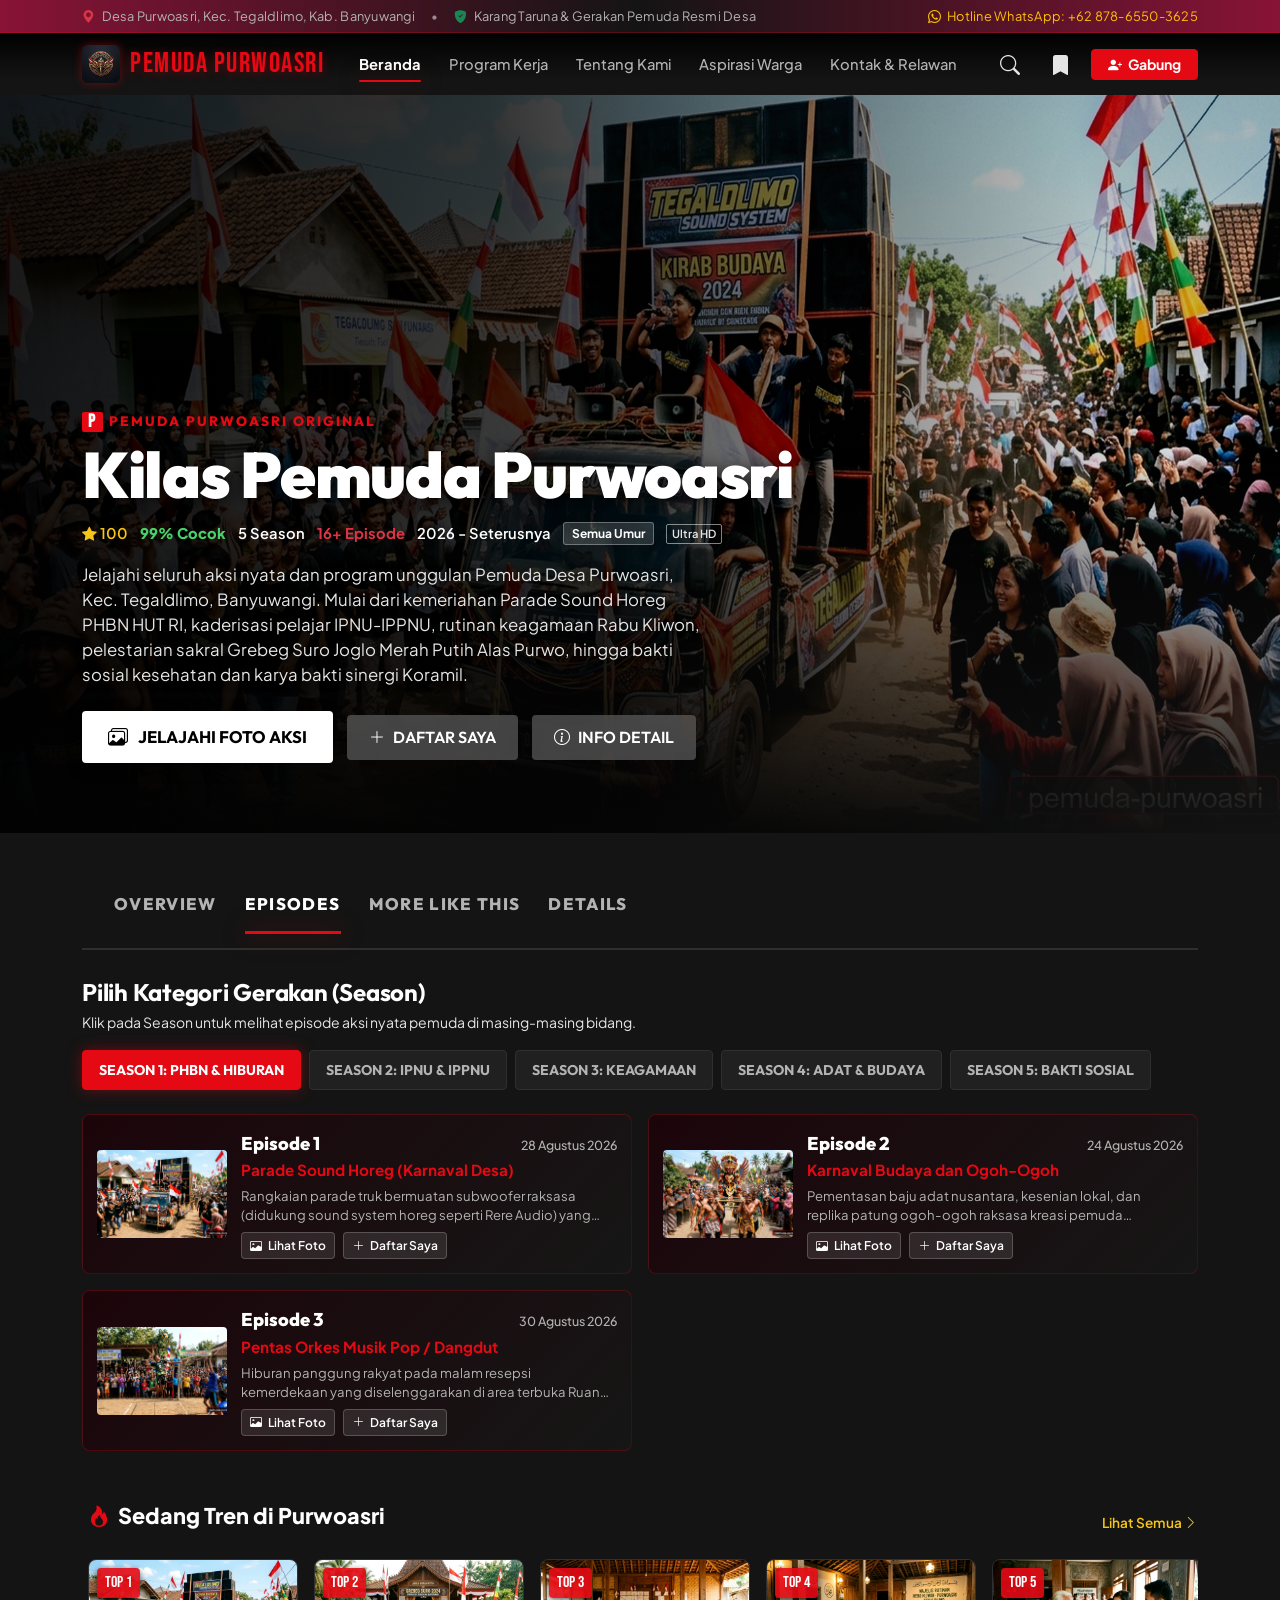
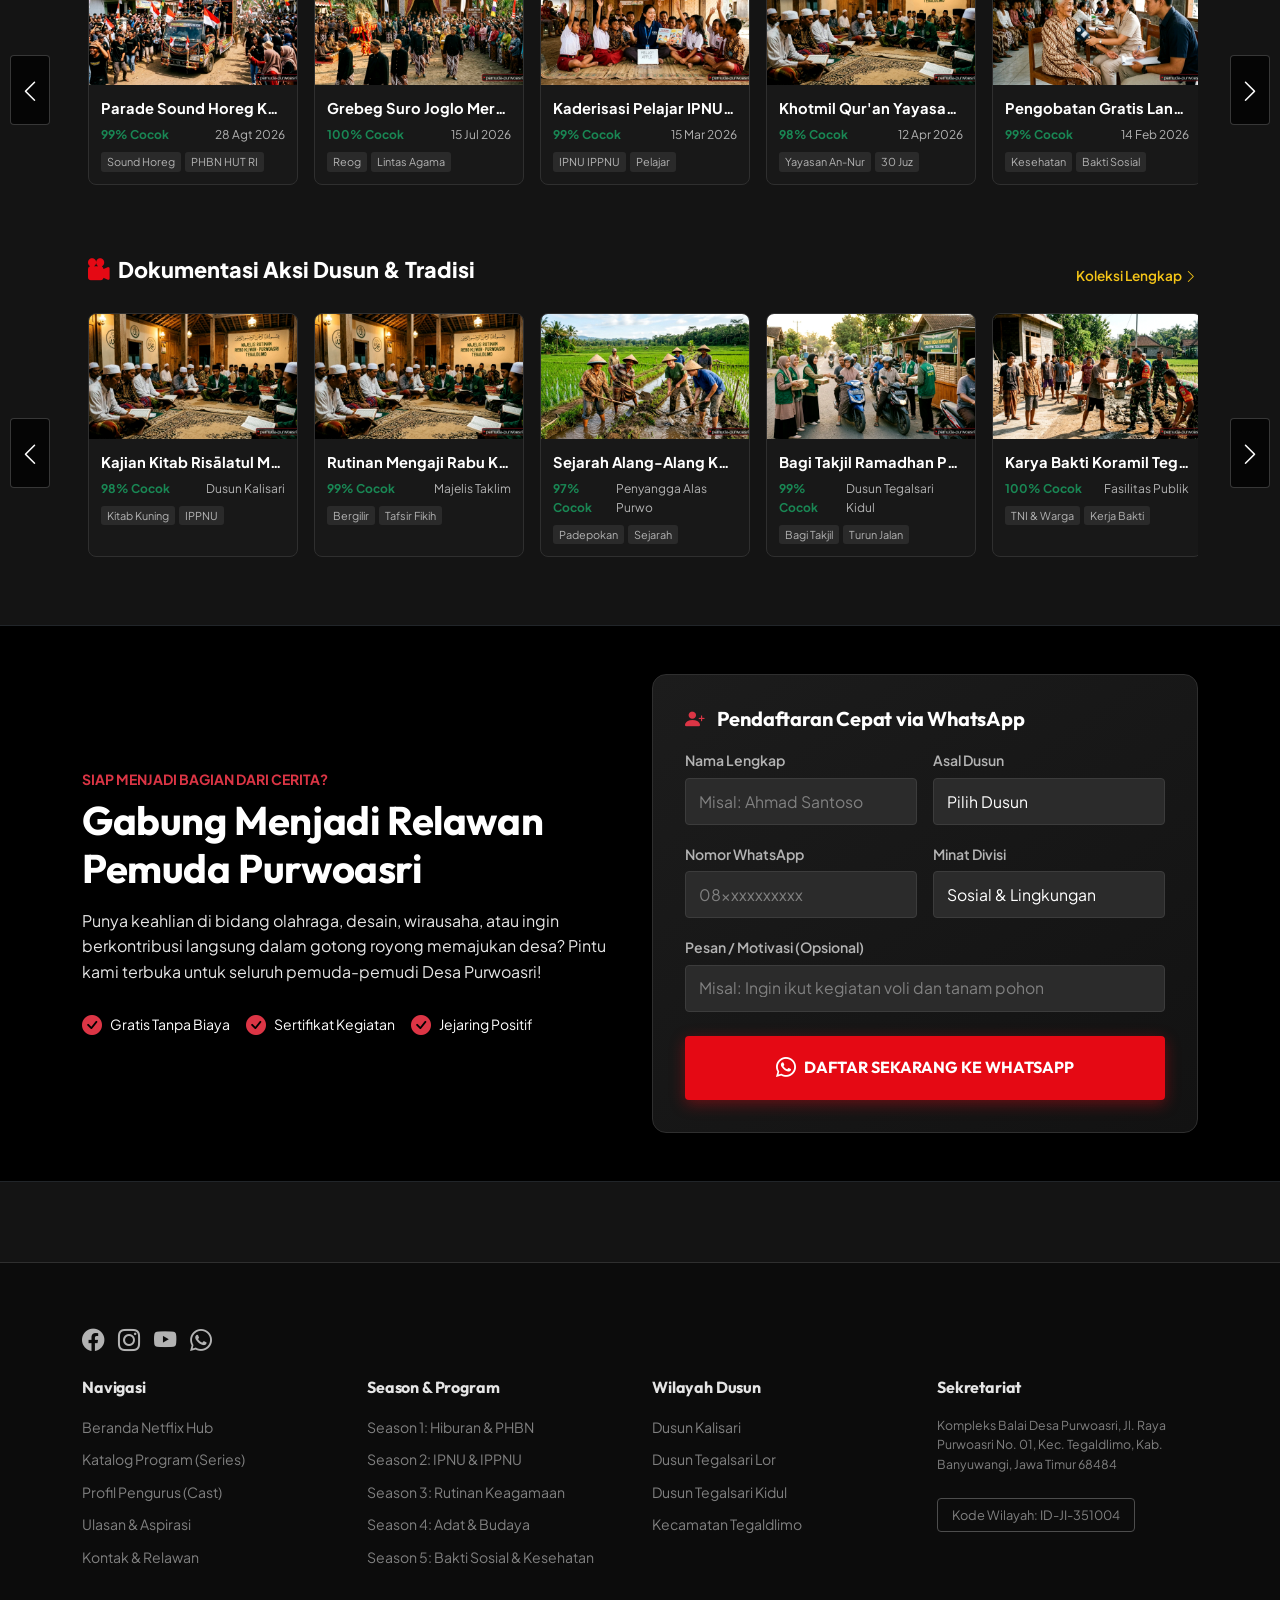
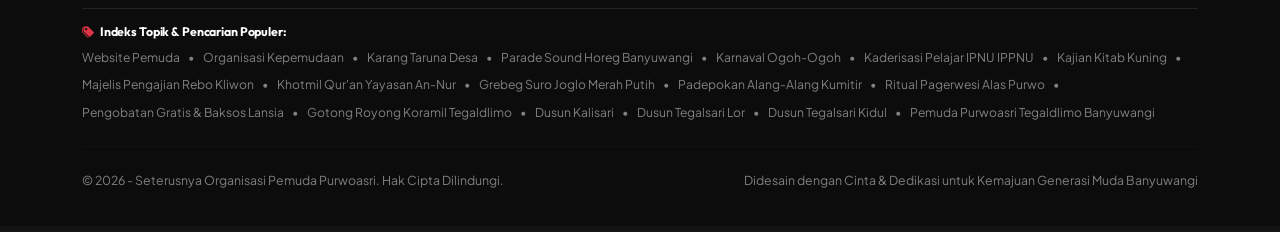
<file: index.html>
<!DOCTYPE html>
<html lang="id" itemscope itemtype="http://schema.org/WebPage">
<head>
  <meta charset="utf-8" />
  <meta name="viewport" content="width=device-width, initial-scale=1.0, maximum-scale=1.0, user-scalable=no" />
  <meta http-equiv="X-UA-Compatible" content="IE=edge" />

  <!-- ======= SEO, AEO, & GEO OPTIMIZATION ======= -->
  <title>Pemuda Purwoasri | Generasi Muda Tegaldlimo Banyuwangi</title>
  <meta name="description" content="Portal resmi Organisasi Pemuda Purwoasri, Kec. Tegaldlimo, Banyuwangi. Wadah pemersatu pemuda 3 dusun untuk gotong royong, PHBN, keagamaan, dan bakti sosial." />
  <meta name="keywords" content="website pemuda, organisasi kepemudaan, karang taruna, karang taruna desa, gerakan pemuda desa, program kerja pemuda, contoh kegiatan karang taruna, kaderisasi pemuda, kegiatan 17 agustus desa, pemuda banyuwangi, karang taruna banyuwangi, pemuda purwoasri, pemuda purwoasri tegaldlimo, karang taruna purwoasri, desa purwoasri tegaldlimo, sound horeg purwoasri, parade sound horeg banyuwangi, rere audio purwoasri, karnaval ogoh ogoh purwoasri, ipnu ippnu purwoasri, pengajian rabu kliwon, yayasan an nur purwoasri, hadrah mahabatunnabi, grebeg suro joglo merah putih, padepokan alang alang kumitir, ritual pagerwesi alas purwo, baksos pengobatan gratis, khitanan massal banyuwangi, koramil tegaldlimo, dusun kalisari, dusun tegalsari lor, dusun tegalsari kidul" />
  <meta name="author" content="Organisasi Pemuda Purwoasri" />
  <meta name="robots" content="index, follow, max-snippet:-1, max-image-preview:large, max-video-preview:-1" />
  <link rel="canonical" href="https://pemuda-purwoasri.vercel.app/" />
  <meta name="google-site-verification" content="google982d049ea85b3c05" />

  <!-- GEO & Local Targeting Banyuwangi -->
  <meta name="geo.region" content="ID-JI" />
  <meta name="geo.placename" content="Desa Purwoasri, Kecamatan Tegaldlimo, Kabupaten Banyuwangi, Jawa Timur, Indonesia" />
  <meta name="geo.position" content="-8.5447;114.2882" />
  <meta name="ICBM" content="-8.5447, 114.2882" />

  <!-- Open Graph & Social Cards -->
  <meta property="og:type" content="website" />
  <meta property="og:url" content="https://pemuda-purwoasri.vercel.app/" />
  <meta property="og:title" content="Pemuda Purwoasri | Generasi Muda Tegaldlimo Banyuwangi" />
  <meta property="og:description" content="Portal resmi Organisasi Pemuda Purwoasri, Kec. Tegaldlimo, Banyuwangi. Wadah pemersatu pemuda 3 dusun untuk gotong royong, PHBN, keagamaan, dan bakti sosial." />
  <meta property="og:image" content="https://pemuda-purwoasri.vercel.app/assets/img/hero-billboard.webp" />
  <meta property="og:site_name" content="Pemuda Purwoasri" />
  <meta property="og:locale" content="id_ID" />

  <meta name="twitter:card" content="summary_large_image" />
  <meta name="twitter:title" content="Pemuda Purwoasri | Generasi Muda Tegaldlimo Banyuwangi" />
  <meta name="twitter:description" content="Portal resmi Organisasi Pemuda Purwoasri, Kec. Tegaldlimo, Banyuwangi. Wadah pemersatu pemuda 3 dusun untuk gotong royong, PHBN, keagamaan, dan bakti sosial." />
  <meta name="twitter:image" content="https://pemuda-purwoasri.vercel.app/assets/img/hero-billboard.webp" />

  <!-- Favicon & Mobile Theme -->
  <link rel="icon" type="image/webp" href="assets/img/favicon.webp" />
  <link rel="apple-touch-icon" href="assets/img/favicon.webp" />
  <meta name="theme-color" content="#141414" />

  <!-- Resource Preconnects -->
  <link rel="preconnect" href="https://fonts.googleapis.com" />
  <link rel="preconnect" href="https://fonts.gstatic.com" crossorigin />
  <link rel="preconnect" href="https://cdn.jsdelivr.net" crossorigin />
  <link rel="preload" as="image" href="assets/img/logo.webp" type="image/webp" />
  <link rel="preload" as="image" href="assets/img/hero-billboard.webp" type="image/webp" fetchpriority="high" />

  <!-- ======= SCHEMA MARKUP (JSON-LD) ======= -->
  <!-- ======= COMPREHENSIVE SCHEMA MARKUP (JSON-LD: SEO, AEO, GEO) ======= -->
  <script type="application/ld+json">
  {
    "@context": "https://schema.org",
    "@graph": [
      {
        "@type": "NGO",
        "@id": "https://pemuda-purwoasri.vercel.app/#organization",
        "name": "Organisasi Pemuda Purwoasri",
        "alternateName": [
          "Karang Taruna Pemuda Purwoasri",
          "Pemuda Purwoasri Tegaldlimo",
          "Generasi Muda Desa Purwoasri"
        ],
        "url": "https://pemuda-purwoasri.vercel.app/",
        "logo": {
          "@type": "ImageObject",
          "url": "https://pemuda-purwoasri.vercel.app/assets/img/logo.webp",
          "width": "512",
          "height": "512"
        },
        "image": "https://pemuda-purwoasri.vercel.app/assets/img/hero-billboard.webp",
        "description": "Organisasi kepemudaan resmi Desa Purwoasri, Kecamatan Tegaldlimo, Kabupaten Banyuwangi. Menghubungkan generasi muda dari 3 dusun (Dusun Kalisari, Dusun Tegalsari Lor, dan Dusun Tegalsari Kidul) untuk kegiatan PHBN, Sound Horeg, IPNU-IPPNU, rutinan keagamaan, pelestarian adat Grebeg Suro Joglo Merah Putih, dan bakti sosial kesehatan.",
        "address": {
          "@type": "PostalAddress",
          "streetAddress": "Kompleks Balai Desa Purwoasri, Jl. Raya Purwoasri No. 01",
          "addressLocality": "Purwoasri, Tegaldlimo",
          "addressRegion": "Jawa Timur",
          "postalCode": "68484",
          "addressCountry": "ID"
        },
        "geo": {
          "@type": "GeoCoordinates",
          "latitude": -8.5447,
          "longitude": 114.2882
        },
        "areaServed": [
          {
            "@type": "AdministrativeArea",
            "name": "Dusun Kalisari, Desa Purwoasri"
          },
          {
            "@type": "AdministrativeArea",
            "name": "Dusun Tegalsari Lor, Desa Purwoasri"
          },
          {
            "@type": "AdministrativeArea",
            "name": "Dusun Tegalsari Kidul, Desa Purwoasri"
          },
          {
            "@type": "AdministrativeArea",
            "name": "Kecamatan Tegaldlimo, Kabupaten Banyuwangi"
          }
        ],
        "contactPoint": {
          "@type": "ContactPoint",
          "telephone": "+6287865503625",
          "contactType": "Sekretariat & Layanan Warga",
          "areaServed": "ID",
          "availableLanguage": ["Indonesian", "Javanese"]
        },
        "sameAs": [
          "https://facebook.com/pemudapurwoasri",
          "https://instagram.com/pemudapurwoasri",
          "https://youtube.com/@pemudapurwoasri"
        ]
      },
      {
        "@type": "WebSite",
        "@id": "https://pemuda-purwoasri.vercel.app/#website",
        "url": "https://pemuda-purwoasri.vercel.app/",
        "name": "Pemuda Purwoasri",
        "description": "Portal Resmi Gerakan Generasi Muda Desa Purwoasri, Kecamatan Tegaldlimo, Banyuwangi",
        "publisher": {
          "@id": "https://pemuda-purwoasri.vercel.app/#organization"
        },
        "inLanguage": "id-ID",
        "potentialAction": {
          "@type": "SearchAction",
          "target": "https://pemuda-purwoasri.vercel.app/kegiatan.html?q={search_term_string}",
          "query-input": "required name=search_term_string"
        }
      },
      {
        "@type": "ItemList",
        "@id": "https://pemuda-purwoasri.vercel.app/#program-list",
        "name": "Katalog 5 Program & 16 Episode Aksi Nyata Pemuda Purwoasri",
        "numberOfItems": 5,
        "itemListElement": [
          {
            "@type": "ListItem",
            "position": 1,
            "name": "Program Hiburan Rakyat & PHBN (Season 1)",
            "description": "Parade Sound Horeg Rere Audio, Karnaval Budaya Ogoh-Ogoh, dan Pentas Orkes Dangdut RTH Purwoasri"
          },
          {
            "@type": "ListItem",
            "position": 2,
            "name": "Program Kaderisasi Pelajar & Penguatan Kepemudaan IPNU & IPPNU (Season 2)",
            "description": "Penguatan organisasi IPNU IPPNU bersama KKN, kajian kitab Risālatul Maḥīḍ, dan aksi bagi takjil Ramadhan Dusun Tegalsari Kidul"
          },
          {
            "@type": "ListItem",
            "position": 3,
            "name": "Program Rutinan Keagamaan & Jam'iyah Pembinaan Mental (Season 3)",
            "description": "Rutinan Mengaji Rabu Kliwon, Khotmil Qur'an 30 Juz Yayasan An-Nur, dan gema sholawat hadrah Mahabatunnabi"
          },
          {
            "@type": "ListItem",
            "position": 4,
            "name": "Program Pelestarian Adat, Kebudayaan, & Ritual Nusantara (Season 4)",
            "description": "Grebeg Suro Joglo Merah Putih Reog, edukasi sejarah Padepokan Alang-Alang Kumitir Alas Purwo, dan ritual Pagerwesi"
          },
          {
            "@type": "ListItem",
            "position": 5,
            "name": "Program Bakti Sosial & Kesehatan Masyarakat (Season 5)",
            "description": "Pengobatan gratis lansia, khitanan massal Balai Desa, edukasi stunting Posyandu, dan gotong royong Koramil Tegaldlimo"
          }
        ]
      },
      {
        "@type": "FAQPage",
        "@id": "https://pemuda-purwoasri.vercel.app/#faq",
        "mainEntity": [
          {
            "@type": "Question",
            "name": "Apa itu Organisasi Pemuda Purwoasri?",
            "acceptedAnswer": {
              "@type": "Answer",
              "text": "Organisasi Pemuda Purwoasri adalah wadah kepemudaan resmi di Desa Purwoasri, Kecamatan Tegaldlimo, Kabupaten Banyuwangi yang menaungi pemuda-pemudi di 3 dusun resmi: Dusun Kalisari, Dusun Tegalsari Lor, dan Dusun Tegalsari Kidul."
            }
          },
          {
            "@type": "Question",
            "name": "Apa saja program unggulan Pemuda Purwoasri?",
            "acceptedAnswer": {
              "@type": "Answer",
              "text": "Terdapat 5 program unggulan yaitu: (1) Hiburan Rakyat & PHBN seperti Parade Sound Horeg dan Karnaval Ogoh-Ogoh, (2) Kaderisasi Pelajar IPNU-IPPNU & kajian Kitab Kuning, (3) Rutinan Keagamaan Majelis Rabu Kliwon & Sholawat Mahabatunnabi, (4) Pelestarian Adat Grebeg Suro Joglo Merah Putih & Padepokan Alang-Alang Kumitir lingkar Alas Purwo, dan (5) Bakti Sosial Pengobatan Gratis serta Karya Bakti Koramil Tegaldlimo."
            }
          },
          {
            "@type": "Question",
            "name": "Bagaimana cara bergabung menjadi relawan Pemuda Purwoasri?",
            "acceptedAnswer": {
              "@type": "Answer",
              "text": "Seluruh pemuda-pemudi warga Desa Purwoasri dapat bergabung secara gratis tanpa biaya pendaftaran melalui formulir pendaftaran cepat di website atau langsung menghubungi nomor WhatsApp resmi Sekretariat di +62 878-6550-3625."
            }
          },
          {
            "@type": "Question",
            "name": "Di mana lokasi sekretariat Pemuda Purwoasri?",
            "acceptedAnswer": {
              "@type": "Answer",
              "text": "Sekretariat bertempat di Kompleks Balai Desa Purwoasri, Jl. Raya Purwoasri No. 01, Kecamatan Tegaldlimo, Kabupaten Banyuwangi, Jawa Timur 68484."
            }
          }
        ]
      }
    ]
  }
  </script>

  <!-- Core Bootstrap 5 CSS -->
  <link href="https://cdn.jsdelivr.net/npm/bootstrap@5.3.3/dist/css/bootstrap.min.css" rel="stylesheet" />

  <!-- Icons -->
  <link rel="stylesheet" href="https://cdn.jsdelivr.net/npm/bootstrap-icons@1.11.3/font/bootstrap-icons.min.css" />

  <!-- Netflix Custom CSS -->
  <link rel="stylesheet" href="assets/css/style.css?v=2.1" />
</head>
<body>

  <!-- Netflix Top Announcement Bar -->
  <aside class="netflix-top-announcement d-none d-md-block" aria-label="Informasi Wilayah Desa">
    <div class="container d-flex justify-content-between align-items-center">
      <div class="d-flex align-items-center gap-3">
        <span><i class="bi bi-geo-alt-fill text-danger me-1"></i> Desa Purwoasri, Kec. Tegaldlimo, Kab. Banyuwangi</span>
        <span class="text-white-50">•</span>
        <span><i class="bi bi-shield-fill-check text-success me-1"></i> Karang Taruna & Gerakan Pemuda Resmi Desa</span>
      </div>
      <div class="d-flex align-items-center gap-3">
        <a href="https://wa.me/6287865503625" target="_blank" rel="noopener" class="text-warning text-decoration-none">
          <i class="bi bi-whatsapp me-1"></i> Hotline WhatsApp: +62 878-6550-3625
        </a>
      </div>
    </div>
  </aside>

  <!-- Netflix Header Navigation -->
  <header class="netflix-header" id="netflixHeader">
    <div class="container d-flex justify-content-between align-items-center">
      <!-- Netflix Style Brand Logo -->
      <a class="netflix-brand" href="index.html">
        <img src="assets/img/logo.webp" alt="Logo Pemuda Purwoasri" />
        <span>PEMUDA PURWOASRI</span>
      </a>

      <!-- Navigation Links -->
      <nav class="d-none d-lg-flex netflix-nav-links align-items-center">
        <a class="nav-link active" href="index.html">Beranda</a>
        <a class="nav-link" href="kegiatan.html">Program Kerja</a>
        <a class="nav-link" href="tentang-kami.html">Tentang Kami</a>
        <a class="nav-link" href="aspirasi.html">Aspirasi Warga</a>
        <a class="nav-link" href="kontak.html">Kontak & Relawan</a>
      </nav>

      <!-- Nav Action Controls -->
      <div class="nav-actions">
        <!-- Search Trigger Button -->
        <button type="button" class="btn-search-trigger" data-bs-toggle="modal" data-bs-target="#searchModal" title="Cari Program / Kegiatan">
          <i class="bi bi-search"></i>
        </button>

        <!-- My List (Daftar Saya) Drawer Trigger -->
        <button type="button" class="btn-mylist-trigger" data-bs-toggle="offcanvas" data-bs-target="#myListOffcanvas" title="Daftar Saya (Bookmark)">
          <i class="bi bi-bookmark-fill"></i>
          <span class="badge-count" id="myListCount" style="display:none;">0</span>
        </button>

        <!-- Join CTA Button -->
        <a href="kontak.html" class="btn-nav-join d-none d-sm-inline-flex">
          <i class="bi bi-person-plus-fill"></i> Gabung
        </a>

        <!-- Mobile Menu Toggle Button -->
        <button class="btn btn-outline-light d-lg-none py-1 px-2 border-0" type="button" data-bs-toggle="collapse" data-bs-target="#mobileNavCollapse" aria-label="Toggle Mobile Nav">
          <i class="bi bi-list fs-3"></i>
        </button>
      </div>
    </div>

    <!-- Mobile Collapsible Menu -->
    <div class="collapse d-lg-none mt-2" id="mobileNavCollapse">
      <div class="container">
        <div class="mobile-menu-box">
          <a class="active" href="index.html"><i class="bi bi-house-door-fill me-2 text-danger"></i> Beranda</a>
          <a href="kegiatan.html"><i class="bi bi-collection-play me-2 text-danger"></i> Program Kerja</a>
          <a href="tentang-kami.html"><i class="bi bi-people me-2 text-danger"></i> Tentang Kami</a>
          <a href="aspirasi.html"><i class="bi bi-chat-square-quote me-2 text-danger"></i> Aspirasi Warga</a>
          <a href="kontak.html"><i class="bi bi-telephone me-2 text-danger"></i> Kontak & Relawan</a>
        </div>
      </div>
    </div>
  </header>

  <!-- Main Content Body -->
  <main>
    <!-- =======================================================
         1. NETFLIX HERO BILLBOARD (FEATURED SHOWCASE)
         ======================================================= -->
    <section class="netflix-billboard" style="background-image: url('assets/img/hero-billboard.webp');">
      <div class="billboard-vignette"></div>
      <div class="container">
        <div class="billboard-content">
          <!-- Netflix Original Badge -->
          <div class="original-badge">
            <span class="n-icon">P</span>
            <span>PEMUDA PURWOASRI ORIGINAL</span>
          </div>

          <!-- Featured Headline -->
          <h1 class="billboard-title">Kilas Pemuda Purwoasri</h1>

          <!-- Meta Ratings & Tags -->
          <div class="meta-stats-row">
            <span class="meta-star"><i class="bi bi-star-fill"></i> 100</span>
            <span class="meta-match">99% Cocok</span>
            <span class="text-white">5 Season</span>
            <span class="text-danger fw-bold">16+ Episode</span>
            <span class="text-white">2026 - Seterusnya</span>
            <span class="meta-badge">Semua Umur</span>
            <span class="meta-quality">Ultra HD</span>
          </div>

          <!-- Emotional Synopsis Hook -->
          <p class="billboard-synopsis">
            Jelajahi seluruh aksi nyata dan program unggulan Pemuda Desa Purwoasri, Kec. Tegaldlimo, Banyuwangi. Mulai dari kemeriahan Parade Sound Horeg PHBN HUT RI, kaderisasi pelajar IPNU-IPPNU, rutinan keagamaan Rabu Kliwon, pelestarian sakral Grebeg Suro Joglo Merah Putih Alas Purwo, hingga bakti sosial kesehatan dan karya bakti sinergi Koramil.
          </p>

          <!-- Action Buttons -->
          <div class="billboard-actions">
            <a href="#seriesSection" class="btn-netflix-play">
              <i class="bi bi-images fs-5"></i> JELAJAHI FOTO AKSI
            </a>
            <button type="button" class="btn-netflix-glass" data-bs-toggle="offcanvas" data-bs-target="#myListOffcanvas">
              <i class="bi bi-plus-lg"></i> DAFTAR SAYA
            </button>
            <button type="button" class="btn-netflix-glass" id="btnHeroMoreInfo">
              <i class="bi bi-info-circle"></i> INFO DETAIL
            </button>
          </div>
        </div>
      </div>
    </section>

    <!-- =======================================================
         2. NETFLIX SERIES & EPISODES HUB (MATCHING USER REFERENCE)
         ======================================================= -->
    <section class="py-5" id="seriesSection">
      <div class="container">
        
        <!-- Netflix Main Tab Navigation -->
        <div class="netflix-tabs-container">
          <ul class="netflix-tabs-nav">
            <li>
              <button type="button" class="netflix-tab-btn" data-target-tab="tabOverview">
                OVERVIEW
              </button>
            </li>
            <li>
              <button type="button" class="netflix-tab-btn active" data-target-tab="tabEpisodes">
                EPISODES
              </button>
            </li>
            <li>
              <button type="button" class="netflix-tab-btn" data-target-tab="tabMoreLikeThis">
                MORE LIKE THIS
              </button>
            </li>
            <li>
              <button type="button" class="netflix-tab-btn" data-target-tab="tabDetails">
                DETAILS
              </button>
            </li>
          </ul>
        </div>

        <!-- ================= TAB: EPISODES (ACTIVE BY DEFAULT) ================= -->
        <div class="netflix-tab-pane" id="tabEpisodes">
          <!-- Season Selector Pills Header -->
          <div class="season-selector-wrapper">
            <div>
              <h3 class="h4 mb-1 text-white fw-bold">Pilih Kategori Gerakan (Season)</h3>
              <p class="text-gray-400 small mb-0">Klik pada Season untuk melihat episode aksi nyata pemuda di masing-masing bidang.</p>
            </div>
            <div class="season-pills">
              <button type="button" class="season-pill-btn active" data-season="1">SEASON 1: PHBN & HIBURAN</button>
              <button type="button" class="season-pill-btn" data-season="2">SEASON 2: IPNU & IPPNU</button>
              <button type="button" class="season-pill-btn" data-season="3">SEASON 3: KEAGAMAAN</button>
              <button type="button" class="season-pill-btn" data-season="4">SEASON 4: ADAT & BUDAYA</button>
              <button type="button" class="season-pill-btn" data-season="5">SEASON 5: BAKTI SOSIAL</button>
            </div>
          </div>

          <!-- 2-Column Episode Cards Grid (Matching the exact screenshot format) -->
          <div class="episodes-grid" id="episodesGridContainer">
            <!-- Dynamic Episodes injected via JavaScript -->
          </div>
        </div>

        <!-- ================= TAB: OVERVIEW ================= -->
        <div class="netflix-tab-pane d-none" id="tabOverview">
          <div class="overview-panel-box">
            <div class="row align-items-center g-4">
              <div class="col-lg-7">
                <span class="badge bg-danger mb-2 px-3 py-1">Sinopsis Gerakan</span>
                <h2 class="h3 fw-bold text-white mb-3">Tentang Organisasi Pemuda Purwoasri</h2>
                <p class="text-gray-300">
                  Organisasi Pemuda Purwoasri adalah wadah kepemudaan resmi di bawah naungan Pemerintah Desa Purwoasri, Kecamatan Tegaldlimo, Kabupaten Banyuwangi. Organisasi ini beranggotakan generasi muda dari 3 dusun resmi (Dusun Kalisari, Dusun Tegalsari Lor, dan Dusun Tegalsari Kidul) yang berkomitmen membaktikan tenaga, pikiran, dan kreativitas demi kemaslahatan masyarakat.
                </p>
                <p class="text-gray-300">
                  Dengan mengusung nilai integritas, persatuan tanpa memandang sekat latar belakang, kami menghadirkan program kerja berkelanjutan di bidang sosial, pemeliharaan lingkungan pertanian, keolahragaan, inkubasi bisnis UMKM lokal, serta pendampingan pendidikan generasi penerus.
                </p>
                <div class="d-flex flex-wrap gap-2 mt-4">
                  <a href="tentang-kami.html" class="btn-netflix-red">
                    <i class="bi bi-arrow-right-circle me-1"></i> Baca Profil Lengkap
                  </a>
                  <a href="https://wa.me/6287865503625" target="_blank" class="btn-netflix-glass">
                    <i class="bi bi-whatsapp me-1"></i> Hubungi Pengurus
                  </a>
                </div>
              </div>
              <div class="col-lg-5">
                <div class="row g-3">
                  <div class="col-6">
                    <div class="overview-stat-badge">
                      <div class="overview-stat-val">32+</div>
                      <div class="overview-stat-lbl">Aksi Terlaksana</div>
                    </div>
                  </div>
                  <div class="col-6">
                    <div class="overview-stat-badge">
                      <div class="overview-stat-val">250+</div>
                      <div class="overview-stat-lbl">Relawan Aktif</div>
                    </div>
                  </div>
                  <div class="col-6">
                    <div class="overview-stat-badge">
                      <div class="overview-stat-val">100%</div>
                      <div class="overview-stat-lbl">Swadaya & Gotong Royong</div>
                    </div>
                  </div>
                  <div class="col-6">
                    <div class="overview-stat-badge">
                      <div class="overview-stat-val">3 Dusun</div>
                      <div class="overview-stat-lbl">Kalisari & Tegalsari</div>
                    </div>
                  </div>
                </div>
              </div>
            </div>
          </div>
        </div>

        <!-- ================= TAB: MORE LIKE THIS (PROGRAM TERKAIT) ================= -->
        <div class="netflix-tab-pane d-none" id="tabMoreLikeThis">
          <div class="row g-4">
            <div class="col-md-4 col-sm-6">
              <div class="netflix-poster-card w-100" data-episode-id="s1e1">
                <div class="poster-media-wrap" style="height:160px;">
                  <img src="assets/img/kegiatan-sound-horeg.webp" alt="Parade Sound Horeg" />
                  <span class="poster-rank-badge">HUT RI</span>
                </div>
                <div class="poster-content">
                  <div class="poster-title">Parade Sound Horeg (Karnaval Desa)</div>
                  <div class="poster-meta">
                    <span class="text-success fw-bold">99% Cocok</span>
                    <span>Rere Audio & Sound</span>
                  </div>
                  <p class="small text-gray-400 mb-2">Parade truk bermuatan subwoofer raksasa puncak karnaval PHBN kemerdekaan.</p>
                  <div class="poster-tags">
                    <span class="tag-pill">Sound Horeg</span>
                    <span class="tag-pill">PHBN</span>
                  </div>
                </div>
              </div>
            </div>

            <div class="col-md-4 col-sm-6">
              <div class="netflix-poster-card w-100" data-episode-id="s4e1">
                <div class="poster-media-wrap" style="height:160px;">
                  <img src="assets/img/kegiatan-grebeg-suro.webp" alt="Grebeg Suro" />
                  <span class="poster-rank-badge">ADAT SAKRAL</span>
                </div>
                <div class="poster-content">
                  <div class="poster-title">Grebeg Suro Joglo Merah Putih</div>
                  <div class="poster-meta">
                    <span class="text-success fw-bold">100% Cocok</span>
                    <span>Reog & Doa Bersama</span>
                  </div>
                  <p class="small text-gray-400 mb-2">Festival sakral Rabu Kliwon & Kamis Legi pementasan seni Reog dan doa lintas agama.</p>
                  <div class="poster-tags">
                    <span class="tag-pill">Joglo Merah Putih</span>
                    <span class="tag-pill">Alas Purwo</span>
                  </div>
                </div>
              </div>
            </div>

            <div class="col-md-4 col-sm-6">
              <div class="netflix-poster-card w-100" data-episode-id="s5e1">
                <div class="poster-media-wrap" style="height:160px;">
                  <img src="assets/img/kegiatan-kesehatan.webp" alt="Pengobatan Gratis" />
                  <span class="poster-rank-badge">KESEHATAN</span>
                </div>
                <div class="poster-content">
                  <div class="poster-title">Pengobatan & Cek Medis Gratis</div>
                  <div class="poster-meta">
                    <span class="text-success fw-bold">99% Cocok</span>
                    <span>Lansia Terpencil</span>
                  </div>
                  <p class="small text-gray-400 mb-2">Layanan medis keliling tanpa biaya untuk warga lansia di pelosok 3 dusun.</p>
                  <div class="poster-tags">
                    <span class="tag-pill">Bakti Sosial</span>
                    <span class="tag-pill">Lansia Sehat</span>
                  </div>
                </div>
              </div>
            </div>
          </div>
        </div>

        <!-- ================= TAB: DETAILS (PENGURUS & DETAIL) ================= -->
        <div class="netflix-tab-pane d-none" id="tabDetails">
          <div class="overview-panel-box">
            <h3 class="h4 fw-bold text-white mb-4"><i class="bi bi-person-badge-fill text-danger me-2"></i> Pengurus & Struktur ("The Cast & Crew")</h3>
            <div class="row g-3">
              <div class="col-md-6 col-lg-3">
                <div class="cast-card">
                  <img src="assets/img/hero-pemuda.webp" alt="Ketua Pemuda" class="cast-avatar" />
                  <div>
                    <div class="cast-name">Reza M.</div>
                    <div class="cast-role">Ketua Umum</div>
                  </div>
                </div>
              </div>
              <div class="col-md-6 col-lg-3">
                <div class="cast-card">
                  <img src="assets/img/kegiatan-grebeg-suro.webp" alt="Sekretaris" class="cast-avatar" />
                  <div>
                    <div class="cast-name">Dewi Lestari</div>
                    <div class="cast-role">Sekretaris</div>
                  </div>
                </div>
              </div>
              <div class="col-md-6 col-lg-3">
                <div class="cast-card">
                  <img src="assets/img/kegiatan-sound-horeg.webp" alt="Bendahara" class="cast-avatar" />
                  <div>
                    <div class="cast-name">Bagus Prasetyo</div>
                    <div class="cast-role">Bendahara</div>
                  </div>
                </div>
              </div>
              <div class="col-md-6 col-lg-3">
                <div class="cast-card">
                  <img src="assets/img/kegiatan-voli.webp" alt="Koordinator Olahraga" class="cast-avatar" />
                  <div>
                    <div class="cast-name">Bambang Y.</div>
                    <div class="cast-role">Divisi Olahraga</div>
                  </div>
                </div>
              </div>
            </div>

            <hr class="border-secondary my-4" />

            <div class="row g-4 text-gray-300 small">
              <div class="col-md-4">
                <strong class="text-white d-block mb-1">Wilayah Administratif:</strong>
                Desa Purwoasri, Kecamatan Tegaldlimo, Kabupaten Banyuwangi, Jawa Timur (Kode Pos: 68484)
              </div>
              <div class="col-md-4">
                <strong class="text-white d-block mb-1">Sekretariat Resmi:</strong>
                Kompleks Balai Desa Purwoasri, Jl. Raya Purwoasri No. 01
              </div>
              <div class="col-md-4">
                <strong class="text-white d-block mb-1">Pembina & Pengarah:</strong>
                Kepala Desa Purwoasri & BPD Desa Purwoasri
              </div>
            </div>
          </div>
        </div>

      </div>
    </section>

    <!-- =======================================================
         3. NETFLIX HORIZONTAL ROW CAROUSELS (TRENDING, ORIGINALS)
         ======================================================= -->

    <!-- ROW 1: SEDANG TREN DI PURWOASRI -->
    <section class="netflix-row-section">
      <div class="container">
        <div class="row-header">
          <div class="row-title">
            <i class="bi bi-fire"></i> Sedang Tren di Purwoasri
          </div>
          <a href="kegiatan.html" class="row-explore-link">Lihat Semua <i class="bi bi-chevron-right"></i></a>
        </div>
      </div>
      <div class="position-relative">
        <button type="button" class="row-scroll-btn prev" aria-label="Geser Kiri"><i class="bi bi-chevron-left"></i></button>
        <button type="button" class="row-scroll-btn next" aria-label="Geser Kanan"><i class="bi bi-chevron-right"></i></button>
        <div class="container">
          <div class="row-carousel-track">
            <div class="netflix-poster-card" data-episode-id="s1e1">
              <div class="poster-media-wrap">
                <img src="assets/img/kegiatan-sound-horeg.webp" alt="Parade Sound Horeg" />
                <span class="poster-rank-badge">TOP 1</span>
              </div>
              <div class="poster-content">
                <div class="poster-title">Parade Sound Horeg Karnaval</div>
                <div class="poster-meta">
                  <span class="text-success fw-bold">99% Cocok</span>
                  <span>28 Agt 2026</span>
                </div>
                <div class="poster-tags">
                  <span class="tag-pill">Sound Horeg</span>
                  <span class="tag-pill">PHBN HUT RI</span>
                </div>
              </div>
            </div>

            <div class="netflix-poster-card" data-episode-id="s4e1">
              <div class="poster-media-wrap">
                <img src="assets/img/kegiatan-grebeg-suro.webp" alt="Grebeg Suro Joglo Merah Putih" />
                <span class="poster-rank-badge">TOP 2</span>
              </div>
              <div class="poster-content">
                <div class="poster-title">Grebeg Suro Joglo Merah Putih</div>
                <div class="poster-meta">
                  <span class="text-success fw-bold">100% Cocok</span>
                  <span>15 Jul 2026</span>
                </div>
                <div class="poster-tags">
                  <span class="tag-pill">Reog</span>
                  <span class="tag-pill">Lintas Agama</span>
                </div>
              </div>
            </div>

            <div class="netflix-poster-card" data-episode-id="s2e1">
              <div class="poster-media-wrap">
                <img src="assets/img/kegiatan-bimbel.webp" alt="IPNU IPPNU" />
                <span class="poster-rank-badge">TOP 3</span>
              </div>
              <div class="poster-content">
                <div class="poster-title">Kaderisasi Pelajar IPNU-IPPNU</div>
                <div class="poster-meta">
                  <span class="text-success fw-bold">99% Cocok</span>
                  <span>15 Mar 2026</span>
                </div>
                <div class="poster-tags">
                  <span class="tag-pill">IPNU IPPNU</span>
                  <span class="tag-pill">Pelajar</span>
                </div>
              </div>
            </div>

            <div class="netflix-poster-card" data-episode-id="s3e2">
              <div class="poster-media-wrap">
                <img src="assets/img/kegiatan-pengajian.webp" alt="Khotmil Quran Yayasan An-Nur" />
                <span class="poster-rank-badge">TOP 4</span>
              </div>
              <div class="poster-content">
                <div class="poster-title">Khotmil Qur'an Yayasan An-Nur</div>
                <div class="poster-meta">
                  <span class="text-success fw-bold">98% Cocok</span>
                  <span>12 Apr 2026</span>
                </div>
                <div class="poster-tags">
                  <span class="tag-pill">Yayasan An-Nur</span>
                  <span class="tag-pill">30 Juz</span>
                </div>
              </div>
            </div>

            <div class="netflix-poster-card" data-episode-id="s5e1">
              <div class="poster-media-wrap">
                <img src="assets/img/kegiatan-kesehatan.webp" alt="Pengobatan Gratis Lansia" />
                <span class="poster-rank-badge">TOP 5</span>
              </div>
              <div class="poster-content">
                <div class="poster-title">Pengobatan Gratis Lansia</div>
                <div class="poster-meta">
                  <span class="text-success fw-bold">99% Cocok</span>
                  <span>14 Feb 2026</span>
                </div>
                <div class="poster-tags">
                  <span class="tag-pill">Kesehatan</span>
                  <span class="tag-pill">Bakti Sosial</span>
                </div>
              </div>
            </div>

            <div class="netflix-poster-card" data-episode-id="s1e2">
              <div class="poster-media-wrap">
                <img src="assets/img/kegiatan-ogoh-ogoh.webp" alt="Karnaval Budaya Ogoh-Ogoh" />
                <span class="poster-rank-badge">TOP 6</span>
              </div>
              <div class="poster-content">
                <div class="poster-title">Karnaval Budaya & Ogoh-Ogoh</div>
                <div class="poster-meta">
                  <span class="text-success fw-bold">98% Cocok</span>
                  <span>24 Agt 2026</span>
                </div>
                <div class="poster-tags">
                  <span class="tag-pill">Ogoh-Ogoh</span>
                  <span class="tag-pill">Baju Adat</span>
                </div>
              </div>
            </div>
          </div>
        </div>
      </div>
    </section>

    <!-- ROW 2: AKSI NYATA & ORIGINAL SERIES -->
    <section class="netflix-row-section">
      <div class="container">
        <div class="row-header">
          <div class="row-title">
            <i class="bi bi-camera-reels-fill"></i> Dokumentasi Aksi Dusun & Tradisi
          </div>
          <a href="kegiatan.html" class="row-explore-link">Koleksi Lengkap <i class="bi bi-chevron-right"></i></a>
        </div>
      </div>
      <div class="position-relative">
        <button type="button" class="row-scroll-btn prev" aria-label="Geser Kiri"><i class="bi bi-chevron-left"></i></button>
        <button type="button" class="row-scroll-btn next" aria-label="Geser Kanan"><i class="bi bi-chevron-right"></i></button>
        <div class="container">
          <div class="row-carousel-track">
            <div class="netflix-poster-card" data-episode-id="s2e2">
              <div class="poster-media-wrap">
                <img src="assets/img/kegiatan-pengajian.webp" alt="Kajian Kitab Kuning" />
              </div>
              <div class="poster-content">
                <div class="poster-title">Kajian Kitab Risālatul Maḥīḍ</div>
                <div class="poster-meta">
                  <span class="text-success fw-bold">98% Cocok</span>
                  <span>Dusun Kalisari</span>
                </div>
                <div class="poster-tags">
                  <span class="tag-pill">Kitab Kuning</span>
                  <span class="tag-pill">IPPNU</span>
                </div>
              </div>
            </div>

            <div class="netflix-poster-card" data-episode-id="s3e1">
              <div class="poster-media-wrap">
                <img src="assets/img/kegiatan-pengajian.webp" alt="Rutinan Mengaji Rabu Kliwon" />
              </div>
              <div class="poster-content">
                <div class="poster-title">Rutinan Mengaji Rabu Kliwon</div>
                <div class="poster-meta">
                  <span class="text-success fw-bold">99% Cocok</span>
                  <span>Majelis Taklim</span>
                </div>
                <div class="poster-tags">
                  <span class="tag-pill">Bergilir</span>
                  <span class="tag-pill">Tafsir Fikih</span>
                </div>
              </div>
            </div>

            <div class="netflix-poster-card" data-episode-id="s4e2">
              <div class="poster-media-wrap">
                <img src="assets/img/kegiatan-lingkungan-alam.webp" alt="Padepokan Alang-Alang Kumitir" />
              </div>
              <div class="poster-content">
                <div class="poster-title">Sejarah Alang-Alang Kumitir</div>
                <div class="poster-meta">
                  <span class="text-success fw-bold">97% Cocok</span>
                  <span>Penyangga Alas Purwo</span>
                </div>
                <div class="poster-tags">
                  <span class="tag-pill">Padepokan</span>
                  <span class="tag-pill">Sejarah</span>
                </div>
              </div>
            </div>

            <div class="netflix-poster-card" data-episode-id="s2e3">
              <div class="poster-media-wrap">
                <img src="assets/img/kegiatan-bagi-takjil.webp" alt="Bagi Takjil Ramadhan" />
              </div>
              <div class="poster-content">
                <div class="poster-title">Bagi Takjil Ramadhan Pemuda</div>
                <div class="poster-meta">
                  <span class="text-success fw-bold">99% Cocok</span>
                  <span>Dusun Tegalsari Kidul</span>
                </div>
                <div class="poster-tags">
                  <span class="tag-pill">Bagi Takjil</span>
                  <span class="tag-pill">Turun Jalan</span>
                </div>
              </div>
            </div>

            <div class="netflix-poster-card" data-episode-id="s5e4">
              <div class="poster-media-wrap">
                <img src="assets/img/kegiatan-koramil-gotong.webp" alt="Sinergi Koramil Tegaldlimo" />
              </div>
              <div class="poster-content">
                <div class="poster-title">Karya Bakti Koramil Tegaldlimo</div>
                <div class="poster-meta">
                  <span class="text-success fw-bold">100% Cocok</span>
                  <span>Fasilitas Publik</span>
                </div>
                <div class="poster-tags">
                  <span class="tag-pill">TNI & Warga</span>
                  <span class="tag-pill">Kerja Bakti</span>
                </div>
              </div>
            </div>
          </div>
        </div>
      </div>
    </section>

    <!-- =======================================================
         4. FAST REGISTRATION & CALLOUT SECTION
         ======================================================= -->
    <section class="py-5 bg-black border-top border-bottom border-dark">
      <div class="container">
        <div class="row align-items-center g-4">
          <div class="col-lg-6">
            <span class="text-danger fw-bold letter-spacing-1 small text-uppercase">Siap Menjadi Bagian dari Cerita?</span>
            <h2 class="display-6 fw-bold text-white mt-1 mb-3">Gabung Menjadi Relawan Pemuda Purwoasri</h2>
            <p class="text-gray-300">
              Punya keahlian di bidang olahraga, desain, wirausaha, atau ingin berkontribusi langsung dalam gotong royong memajukan desa? Pintu kami terbuka untuk seluruh pemuda-pemudi Desa Purwoasri!
            </p>
            <div class="d-flex align-items-center gap-3 mt-4">
              <div class="d-flex align-items-center gap-2">
                <i class="bi bi-check-circle-fill text-danger fs-5"></i>
                <span class="small text-white">Gratis Tanpa Biaya</span>
              </div>
              <div class="d-flex align-items-center gap-2">
                <i class="bi bi-check-circle-fill text-danger fs-5"></i>
                <span class="small text-white">Sertifikat Kegiatan</span>
              </div>
              <div class="d-flex align-items-center gap-2">
                <i class="bi bi-check-circle-fill text-danger fs-5"></i>
                <span class="small text-white">Jejaring Positif</span>
              </div>
            </div>
          </div>
          <div class="col-lg-6">
            <div class="netflix-form-card">
              <h3 class="h5 fw-bold text-white mb-3"><i class="bi bi-person-plus-fill text-danger me-2"></i> Pendaftaran Cepat via WhatsApp</h3>
              <form id="formRelawan">
                <div class="row g-3">
                  <div class="col-sm-6">
                    <label class="form-label-netflix" for="relawanNama">Nama Lengkap</label>
                    <input type="text" id="relawanNama" class="form-control netflix-input" placeholder="Misal: Ahmad Santoso" required />
                  </div>
                  <div class="col-sm-6">
                    <label class="form-label-netflix" for="relawanDusun">Asal Dusun</label>
                    <select id="relawanDusun" class="form-select netflix-select" required>
                      <option value="">Pilih Dusun</option>
                      <option value="Kalisari">Dusun Kalisari</option>
                      <option value="Tegalsari Lor">Dusun Tegalsari Lor</option>
                      <option value="Tegalsari Kidul">Dusun Tegalsari Kidul</option>
                      <option value="Lainnya">Dusun Lainnya</option>
                    </select>
                  </div>
                  <div class="col-sm-6">
                    <label class="form-label-netflix" for="relawanWA">Nomor WhatsApp</label>
                    <input type="tel" id="relawanWA" class="form-control netflix-input" placeholder="08xxxxxxxxxx" required />
                  </div>
                  <div class="col-sm-6">
                    <label class="form-label-netflix" for="relawanMinat">Minat Divisi</label>
                    <select id="relawanMinat" class="form-select netflix-select" required>
                      <option value="Sosial & Lingkungan">Sosial & Lingkungan</option>
                      <option value="Olahraga & Seni">Olahraga & Seni</option>
                      <option value="UMKM & Ekonomi Kreatif">UMKM & Ekonomi Kreatif</option>
                      <option value="Edukasi & Digital">Edukasi & Digital</option>
                    </select>
                  </div>
                  <div class="col-12">
                    <label class="form-label-netflix" for="relawanPesan">Pesan / Motivasi (Opsional)</label>
                    <input type="text" id="relawanPesan" class="form-control netflix-input" placeholder="Misal: Ingin ikut kegiatan voli dan tanam pohon" />
                  </div>
                  <div class="col-12 mt-4">
                    <button type="submit" class="btn-netflix-red w-100 justify-content-center py-3">
                      <i class="bi bi-whatsapp fs-5"></i> DAFTAR SEKARANG KE WHATSAPP
                    </button>
                  </div>
                </div>
              </form>
            </div>
          </div>
        </div>
      </div>
    </section>
  </main>

  <!-- =======================================================
       5. NETFLIX MODAL PREVIEW & DETAIL POPUP
       ======================================================= -->
  <div class="modal fade netflix-modal" id="netflixDetailModal" tabindex="-1" aria-hidden="true">
    <div class="modal-dialog modal-dialog-centered modal-lg">
      <div class="modal-content border-0">
        <!-- Close Button -->
        <button type="button" class="btn-modal-close" data-bs-dismiss="modal" aria-label="Tutup">
          <i class="bi bi-x-lg"></i>
        </button>

        <!-- Clean Photo Preview Header -->
        <div class="modal-photo-preview-wrap">
          <img src="assets/img/hero-pemuda.webp" alt="Dokumentasi Foto" class="modal-photo-img" id="modalHeroBg" />
          <div class="modal-photo-vignette"></div>
          <div class="modal-photo-badge">
            <i class="bi bi-camera-fill text-danger"></i>
            <span>Dokumentasi Foto Kegiatan Desa</span>
          </div>
        </div>

        <!-- Modal Body Content -->
        <div class="modal-body p-4">
          <div class="row g-4">
            <div class="col-lg-8">
              <div class="d-flex align-items-center gap-2 mb-2">
                <span class="text-success fw-bold" id="modalMatch">99% Cocok</span>
                <span class="meta-badge">Semua Umur</span>
                <span class="badge bg-dark border border-secondary" id="modalDusun">Dusun Kalisari</span>
              </div>
              <h3 class="h4 fw-bold text-white mb-2" id="modalTitle">Judul Kegiatan</h3>
              <div class="text-danger small fw-bold mb-3" id="modalSeasonEp">Season 1 • Episode 1</div>
              <p class="text-gray-300 small mb-4" id="modalDesc">Deskripsi detail aksi nyata pemuda desa purwoasri.</p>

              <!-- Action Buttons -->
              <div class="d-flex flex-wrap gap-2">
                <a href="#" target="_blank" class="btn-netflix-red" id="modalWaAction">
                  <i class="bi bi-whatsapp"></i> Ikut Aksi / Tanya Jadwal
                </a>
                <button type="button" class="btn-netflix-glass" id="modalSaveBtn">
                  <i class="bi bi-plus-lg"></i> Tambah ke Daftar Saya
                </button>
              </div>
            </div>

            <div class="col-lg-4 border-start border-dark">
              <div class="mb-3">
                <span class="text-gray-400 small d-block">Koordinator / Cast:</span>
                <span class="text-white small fw-bold" id="modalCast">Pengurus Pemuda Purwoasri</span>
              </div>
              <div class="mb-3">
                <span class="text-gray-400 small d-block">Kategori / Tags:</span>
                <div id="modalTags" class="mt-1">
                  <span class="tag-pill">#GotongRoyong</span>
                </div>
              </div>
              <div>
                <span class="text-gray-400 small d-block">Lokasi:</span>
                <span class="text-white small">Desa Purwoasri, Tegaldlimo, Banyuwangi</span>
              </div>
            </div>
          </div>
        </div>
      </div>
    </div>
  </div>

  <!-- =======================================================
       6. OFFCANVAS: MY LIST (DAFTAR SAYA)
       ======================================================= -->
  <div class="offcanvas offcanvas-end netflix-offcanvas" tabindex="-1" id="myListOffcanvas" aria-labelledby="myListLabel">
    <div class="offcanvas-header border-bottom border-dark">
      <h5 class="offcanvas-title fw-bold text-white" id="myListLabel">
        <i class="bi bi-bookmark-star-fill text-danger me-2"></i> Daftar Saya
      </h5>
      <button type="button" class="btn-close btn-close-white" data-bs-dismiss="offcanvas" aria-label="Close"></button>
    </div>
    <div class="offcanvas-body p-3" id="myListContainer">
      <!-- Injected via JavaScript -->
    </div>
  </div>

  <!-- =======================================================
       7. MODAL: LIVE SEARCH
       ======================================================= -->
  <div class="modal fade netflix-modal" id="searchModal" tabindex="-1" aria-hidden="true">
    <div class="modal-dialog modal-dialog-centered">
      <div class="modal-content p-3 border-0">
        <div class="d-flex justify-content-between align-items-center mb-3">
          <h5 class="fw-bold text-white mb-0"><i class="bi bi-search text-danger me-2"></i> Cari Kegiatan Desa</h5>
          <button type="button" class="btn-close btn-close-white" data-bs-dismiss="modal" aria-label="Close"></button>
        </div>
        <input type="text" id="netflixSearchInput" class="form-control netflix-input mb-3" placeholder="Ketik: voli, irigasi, umkm, beasiswa, kalisari, tegalsari..." autofocus />
        <div id="netflixSearchResults" style="max-height:350px; overflow-y:auto;">
          <div class="text-center text-muted py-4">Ketik kata kunci untuk mencari katalog program...</div>
        </div>
      </div>
    </div>
  </div>

  <!-- =======================================================
       8. NETFLIX FOOTER
       ======================================================= -->
  <footer class="netflix-footer">
    <div class="container">
      <div class="footer-social-icons">
        <a href="https://facebook.com/pemudapurwoasri" target="_blank" rel="noopener" aria-label="Facebook"><i class="bi bi-facebook"></i></a>
        <a href="https://instagram.com/pemudapurwoasri" target="_blank" rel="noopener" aria-label="Instagram"><i class="bi bi-instagram"></i></a>
        <a href="https://youtube.com/@pemudapurwoasri" target="_blank" rel="noopener" aria-label="YouTube"><i class="bi bi-youtube"></i></a>
        <a href="https://wa.me/6287865503625" target="_blank" rel="noopener" aria-label="WhatsApp"><i class="bi bi-whatsapp"></i></a>
      </div>

      <div class="row g-4">
        <div class="col-6 col-md-3">
          <h5>Navigasi</h5>
          <ul class="footer-link-list">
            <li><a href="index.html">Beranda Netflix Hub</a></li>
            <li><a href="kegiatan.html">Katalog Program (Series)</a></li>
            <li><a href="tentang-kami.html">Profil Pengurus (Cast)</a></li>
            <li><a href="aspirasi.html">Ulasan & Aspirasi</a></li>
            <li><a href="kontak.html">Kontak & Relawan</a></li>
          </ul>
        </div>
        <div class="col-6 col-md-3">
          <h5>Season & Program</h5>
          <ul class="footer-link-list">
            <li><a href="kegiatan.html?season=1">Season 1: Hiburan & PHBN</a></li>
            <li><a href="kegiatan.html?season=2">Season 2: IPNU & IPPNU</a></li>
            <li><a href="kegiatan.html?season=3">Season 3: Rutinan Keagamaan</a></li>
            <li><a href="kegiatan.html?season=4">Season 4: Adat & Budaya</a></li>
            <li><a href="kegiatan.html?season=5">Season 5: Bakti Sosial & Kesehatan</a></li>
          </ul>
        </div>
        <div class="col-6 col-md-3">
          <h5>Wilayah Dusun</h5>
          <ul class="footer-link-list">
            <li><a href="tentang-kami.html">Dusun Kalisari</a></li>
            <li><a href="tentang-kami.html">Dusun Tegalsari Lor</a></li>
            <li><a href="tentang-kami.html">Dusun Tegalsari Kidul</a></li>
            <li><a href="tentang-kami.html">Kecamatan Tegaldlimo</a></li>
          </ul>
        </div>
        <div class="col-6 col-md-3">
          <h5>Sekretariat</h5>
          <p class="text-gray-400 small mb-2">
            Kompleks Balai Desa Purwoasri, Jl. Raya Purwoasri No. 01, Kec. Tegaldlimo, Kab. Banyuwangi, Jawa Timur 68484
          </p>
          <div class="service-code-btn">
            Kode Wilayah: ID-JI-351004
          </div>
        </div>
      </div>

      <!-- Semantic Keyword & Topic Explorer -->
      <div class="footer-keyword-cloud mt-4 pt-3 border-top border-dark">
        <h6 class="text-white small fw-bold mb-2"><i class="bi bi-tags-fill text-danger me-1"></i> Indeks Topik & Pencarian Populer:</h6>
        <div class="d-flex flex-wrap gap-2 text-gray-500" style="font-size: 0.76rem; line-height: 1.6;">
          <a href="index.html" class="text-gray-400 text-decoration-none">Website Pemuda</a> •
          <a href="kegiatan.html" class="text-gray-400 text-decoration-none">Organisasi Kepemudaan</a> •
          <a href="tentang-kami.html" class="text-gray-400 text-decoration-none">Karang Taruna Desa</a> •
          <a href="kegiatan.html?season=1" class="text-gray-400 text-decoration-none">Parade Sound Horeg Banyuwangi</a> •
          <a href="kegiatan.html?season=1" class="text-gray-400 text-decoration-none">Karnaval Ogoh-Ogoh</a> •
          <a href="kegiatan.html?season=2" class="text-gray-400 text-decoration-none">Kaderisasi Pelajar IPNU IPPNU</a> •
          <a href="kegiatan.html?season=2" class="text-gray-400 text-decoration-none">Kajian Kitab Kuning</a> •
          <a href="kegiatan.html?season=3" class="text-gray-400 text-decoration-none">Majelis Pengajian Rebo Kliwon</a> •
          <a href="kegiatan.html?season=3" class="text-gray-400 text-decoration-none">Khotmil Qur'an Yayasan An-Nur</a> •
          <a href="kegiatan.html?season=4" class="text-gray-400 text-decoration-none">Grebeg Suro Joglo Merah Putih</a> •
          <a href="kegiatan.html?season=4" class="text-gray-400 text-decoration-none">Padepokan Alang-Alang Kumitir</a> •
          <a href="kegiatan.html?season=4" class="text-gray-400 text-decoration-none">Ritual Pagerwesi Alas Purwo</a> •
          <a href="kegiatan.html?season=5" class="text-gray-400 text-decoration-none">Pengobatan Gratis & Baksos Lansia</a> •
          <a href="kegiatan.html?season=5" class="text-gray-400 text-decoration-none">Gotong Royong Koramil Tegaldlimo</a> •
          <a href="tentang-kami.html" class="text-gray-400 text-decoration-none">Dusun Kalisari</a> •
          <a href="tentang-kami.html" class="text-gray-400 text-decoration-none">Dusun Tegalsari Lor</a> •
          <a href="tentang-kami.html" class="text-gray-400 text-decoration-none">Dusun Tegalsari Kidul</a> •
          <a href="kontak.html" class="text-gray-400 text-decoration-none">Pemuda Purwoasri Tegaldlimo Banyuwangi</a>
        </div>
      </div>

      <hr class="border-dark my-4" />

      <div class="d-flex flex-column flex-sm-row justify-content-between align-items-center text-gray-400 small">
        <p class="mb-2 mb-sm-0">&copy; 2026 - Seterusnya Organisasi Pemuda Purwoasri. Hak Cipta Dilindungi.</p>
        <p class="mb-0 text-gray-600">Didesain dengan Cinta & Dedikasi untuk Kemajuan Generasi Muda Banyuwangi</p>
      </div>
    </div>
  </footer>

  <!-- Rollback / Scroll To Top Button -->
  <button type="button" class="btn-scroll-top" id="scrollTopBtn" aria-label="Kembali ke atas">
    <i class="bi bi-chevron-up"></i>
  </button>

  <!-- Bootstrap 5 JS Bundle -->
  <script src="https://cdn.jsdelivr.net/npm/bootstrap@5.3.3/dist/js/bootstrap.bundle.min.js"></script>

  <!-- Netflix Custom JS -->
  <script src="assets/js/main.js?v=2.1"></script>
</body>
</html>
</file>
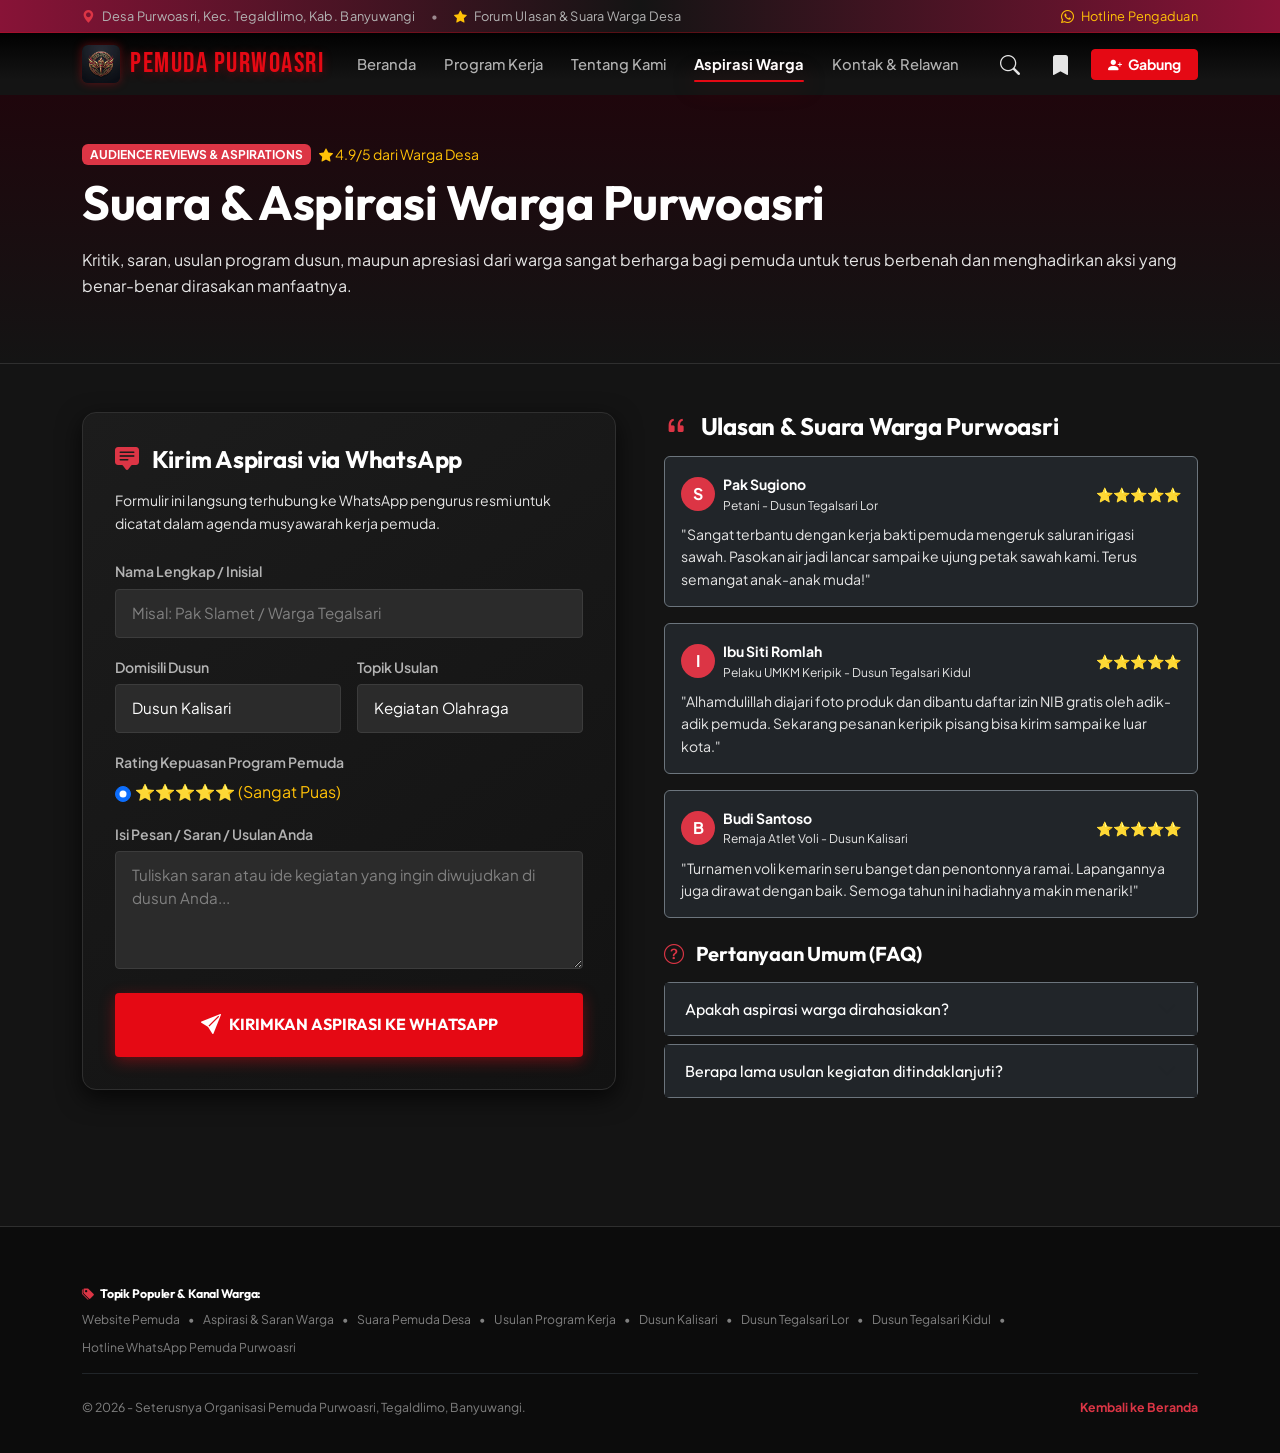
<file: aspirasi.html>
<!DOCTYPE html>
<html lang="id" itemscope itemtype="http://schema.org/ContactPage">

<head>
  <meta charset="UTF-8" />
  <meta name="viewport" content="width=device-width, initial-scale=1.0, maximum-scale=1.0, user-scalable=no" />
  <meta http-equiv="X-UA-Compatible" content="IE=edge" />

  <!-- ======= SEO, AEO, & GEO OPTIMIZATION ======= -->
  <title>Aspirasi & Suara Warga | Pemuda Purwoasri Banyuwangi</title>
  <meta name="description"
    content="Kirimkan aspirasi, kritik membangun, ulasan, dan usulan kegiatan kemajuan Desa Purwoasri Tegaldlimo langsung ke pengurus pemuda via WhatsApp." />
  <meta name="keywords"
    content="website pemuda, aspirasi pemuda, suara pemuda desa, forum pemuda banyuwangi, usulan program pemuda, kritik saran warga, aspirasi pemuda purwoasri, suara warga purwoasri, karang taruna purwoasri tegaldlimo, pemuda purwoasri, dusun kalisari, dusun tegalsari lor, dusun tegalsari kidul" />
  <meta name="author" content="Organisasi Pemuda Purwoasri" />
  <meta name="robots" content="index, follow, max-snippet:-1, max-image-preview:large, max-video-preview:-1" />
  <link rel="canonical" href="https://pemuda-purwoasri.vercel.app/aspirasi.html" />
  <meta name="google-site-verification" content="google982d049ea85b3c05" />

  <!-- GEO & Local SEO Tags -->
  <meta name="geo.region" content="ID-JI" />
  <meta name="geo.placename"
    content="Desa Purwoasri, Kecamatan Tegaldlimo, Kabupaten Banyuwangi, Jawa Timur, Indonesia" />
  <meta name="geo.position" content="-8.5447;114.2882" />
  <meta name="ICBM" content="-8.5447, 114.2882" />

  <!-- Open Graph & Twitter -->
  <meta property="og:type" content="website" />
  <meta property="og:title" content="Aspirasi Warga & Usulan Program Pemuda Purwoasri" />
  <meta property="og:description"
    content="Kirimkan aspirasi, kritik membangun, ulasan, dan usulan program kegiatan bagi kemajuan Desa Purwoasri Tegaldlimo Banyuwangi." />
  <meta property="og:url" content="https://pemuda-purwoasri.vercel.app/aspirasi.html" />
  <meta property="og:image" content="https://pemuda-purwoasri.vercel.app/assets/img/hero-billboard.webp" />
  <meta property="og:site_name" content="Pemuda Purwoasri" />
  <meta property="og:locale" content="id_ID" />

  <meta name="twitter:card" content="summary_large_image" />
  <meta name="twitter:title" content="Aspirasi & Suara Warga Pemuda Purwoasri" />
  <meta name="twitter:description" content="Saluran aspirasi dan dialog langsung warga Desa Purwoasri Tegaldlimo." />
  <meta name="twitter:image" content="https://pemuda-purwoasri.vercel.app/assets/img/hero-billboard.webp" />

  <!-- ======= COMPREHENSIVE SCHEMA MARKUP (JSON-LD) ======= -->
  <script type="application/ld+json">
  {
    "@context": "https://schema.org",
    "@graph": [
      {
        "@type": "BreadcrumbList",
        "itemListElement": [
          {
            "@type": "ListItem",
            "position": 1,
            "name": "Beranda",
            "item": "https://pemuda-purwoasri.vercel.app/"
          },
          {
            "@type": "ListItem",
            "position": 2,
            "name": "Aspirasi Warga",
            "item": "https://pemuda-purwoasri.vercel.app/aspirasi.html"
          }
        ]
      },
      {
        "@type": "ContactPage",
        "@id": "https://pemuda-purwoasri.vercel.app/aspirasi.html#webpage",
        "url": "https://pemuda-purwoasri.vercel.app/aspirasi.html",
        "name": "Forum Ulasan & Aspirasi Warga Pemuda Purwoasri",
        "description": "Kanal pengaduan dan aspirasi warga Desa Purwoasri langsung ke pengurus pemuda.",
        "isPartOf": {
          "@id": "https://pemuda-purwoasri.vercel.app/#website"
        }
      }
    ]
  }
  </script>

  <!-- Core Bootstrap 5 CSS -->
  <link href="https://cdn.jsdelivr.net/npm/bootstrap@5.3.3/dist/css/bootstrap.min.css" rel="stylesheet" />

  <!-- Icons -->
  <link rel="stylesheet" href="https://cdn.jsdelivr.net/npm/bootstrap-icons@1.11.3/font/bootstrap-icons.min.css" />

  <!-- Netflix Custom CSS -->
  <link rel="stylesheet" href="assets/css/style.css?v=2.1" />
</head>

<body>

  <!-- Netflix Top Announcement Bar -->
  <aside class="netflix-top-announcement d-none d-md-block" aria-label="Informasi Wilayah">
    <div class="container d-flex justify-content-between align-items-center">
      <div class="d-flex align-items-center gap-3">
        <span><i class="bi bi-geo-alt-fill text-danger me-1"></i> Desa Purwoasri, Kec. Tegaldlimo, Kab.
          Banyuwangi</span>
        <span class="text-white-50">•</span>
        <span><i class="bi bi-star-fill text-warning me-1"></i> Forum Ulasan & Suara Warga Desa</span>
      </div>
      <div class="d-flex align-items-center gap-3">
        <a href="https://wa.me/6287865503625" target="_blank" rel="noopener" class="text-warning text-decoration-none">
          <i class="bi bi-whatsapp me-1"></i> Hotline Pengaduan
        </a>
      </div>
    </div>
  </aside>

  <!-- Netflix Header Navigation -->
  <header class="netflix-header" id="netflixHeader">
    <div class="container d-flex justify-content-between align-items-center">
      <a class="netflix-brand" href="index.html">
        <img src="assets/img/logo.webp" alt="Logo Pemuda Purwoasri" />
        <span>PEMUDA PURWOASRI</span>
      </a>

      <nav class="d-none d-lg-flex netflix-nav-links align-items-center">
        <a class="nav-link" href="index.html">Beranda</a>
        <a class="nav-link" href="kegiatan.html">Program Kerja</a>
        <a class="nav-link" href="tentang-kami.html">Tentang Kami</a>
        <a class="nav-link active" href="aspirasi.html">Aspirasi Warga</a>
        <a class="nav-link" href="kontak.html">Kontak & Relawan</a>
      </nav>

      <div class="nav-actions">
        <button type="button" class="btn-search-trigger" data-bs-toggle="modal" data-bs-target="#searchModal"
          title="Cari">
          <i class="bi bi-search"></i>
        </button>
        <button type="button" class="btn-mylist-trigger" data-bs-toggle="offcanvas" data-bs-target="#myListOffcanvas"
          title="Daftar Saya">
          <i class="bi bi-bookmark-fill"></i>
          <span class="badge-count" id="myListCount" style="display:none;">0</span>
        </button>
        <a href="kontak.html" class="btn-nav-join d-none d-sm-inline-flex">
          <i class="bi bi-person-plus-fill"></i> Gabung
        </a>
        <button class="btn btn-outline-light d-lg-none py-1 px-2 border-0" type="button" data-bs-toggle="collapse"
          data-bs-target="#mobileNavCollapse">
          <i class="bi bi-list fs-3"></i>
        </button>
      </div>
    </div>

    <div class="collapse d-lg-none mt-2" id="mobileNavCollapse">
      <div class="container">
        <div class="mobile-menu-box">
          <a href="index.html"><i class="bi bi-house-door me-2 text-danger"></i> Beranda</a>
          <a href="kegiatan.html"><i class="bi bi-collection-play me-2 text-danger"></i> Program Kerja</a>
          <a href="tentang-kami.html"><i class="bi bi-people me-2 text-danger"></i> Tentang Kami</a>
          <a class="active" href="aspirasi.html"><i class="bi bi-chat-square-quote-fill me-2 text-danger"></i> Aspirasi
            Warga</a>
          <a href="kontak.html"><i class="bi bi-telephone me-2 text-danger"></i> Kontak & Relawan</a>
        </div>
      </div>
    </div>
  </header>

  <main>
    <!-- Billboard Header Mini -->
    <section class="py-5"
      style="background: linear-gradient(180deg, #1f060c 0%, #141414 100%); border-bottom: 1px solid var(--border-dark);">
      <div class="container">
        <div class="d-flex align-items-center gap-2 mb-2">
          <span class="badge bg-danger">AUDIENCE REVIEWS & ASPIRATIONS</span>
          <span class="text-warning small"><i class="bi bi-star-fill"></i> 4.9/5 dari Warga Desa</span>
        </div>
        <h1 class="display-5 fw-bold text-white mb-3">Suara & Aspirasi Warga Purwoasri</h1>
        <p class="text-gray-300 max-w-700">
          Kritik, saran, usulan program dusun, maupun apresiasi dari warga sangat berharga bagi pemuda untuk terus
          berbenah dan menghadirkan aksi yang benar-benar dirasakan manfaatnya.
        </p>
      </div>
    </section>

    <!-- Main Aspirasi & Form Section -->
    <section class="py-5">
      <div class="container">
        <div class="row g-5">
          <!-- Left: Form Kirim Aspirasi -->
          <div class="col-lg-6">
            <div class="netflix-form-card">
              <h2 class="h4 fw-bold text-white mb-3"><i class="bi bi-chat-square-text-fill text-danger me-2"></i> Kirim
                Aspirasi via WhatsApp</h2>
              <p class="text-gray-400 small mb-4">
                Formulir ini langsung terhubung ke WhatsApp pengurus resmi untuk dicatat dalam agenda musyawarah kerja
                pemuda.
              </p>
              <form id="formAspirasi">
                <div class="mb-3">
                  <label class="form-label-netflix" for="namaAspirasi">Nama Lengkap / Inisial</label>
                  <input type="text" id="namaAspirasi" class="form-control netflix-input"
                    placeholder="Misal: Pak Slamet / Warga Tegalsari" required />
                </div>

                <div class="row g-3 mb-3">
                  <div class="col-sm-6">
                    <label class="form-label-netflix" for="dusunAspirasi">Domisili Dusun</label>
                    <select id="dusunAspirasi" class="form-select netflix-select" required>
                      <option value="Kalisari">Dusun Kalisari</option>
                      <option value="Tegalsari Lor">Dusun Tegalsari Lor</option>
                      <option value="Tegalsari Kidul">Dusun Tegalsari Kidul</option>
                      <option value="Lainnya">Lainnya / Luar Desa</option>
                    </select>
                  </div>
                  <div class="col-sm-6">
                    <label class="form-label-netflix" for="kategoriAspirasi">Topik Usulan</label>
                    <select id="kategoriAspirasi" class="form-select netflix-select" required>
                      <option value="Kegiatan Olahraga / Turnamen">Kegiatan Olahraga</option>
                      <option value="Kebersihan & Saluran Irigasi">Irigasi & Kebersihan</option>
                      <option value="Bantuan UMKM & Usaha">Bantuan UMKM</option>
                      <option value="Pendidikan / Les Gratis">Pendidikan Anak</option>
                      <option value="Lainnya">Usulan Umum</option>
                    </select>
                  </div>
                </div>

                <div class="mb-3">
                  <label class="form-label-netflix">Rating Kepuasan Program Pemuda</label>
                  <div class="d-flex gap-3 text-warning">
                    <label class="d-flex align-items-center gap-1 cursor-pointer">
                      <input type="radio" name="ratingWarga" value="5/5" checked class="form-check-input" />
                      <span>⭐⭐⭐⭐⭐ (Sangat Puas)</span>
                    </label>
                  </div>
                </div>

                <div class="mb-4">
                  <label class="form-label-netflix" for="isiAspirasi">Isi Pesan / Saran / Usulan Anda</label>
                  <textarea id="isiAspirasi" rows="4" class="form-control netflix-textarea"
                    placeholder="Tuliskan saran atau ide kegiatan yang ingin diwujudkan di dusun Anda..."
                    required></textarea>
                </div>

                <button type="submit" class="btn-netflix-red w-100 justify-content-center py-3">
                  <i class="bi bi-send-fill fs-5"></i> KIRIMKAN ASPIRASI KE WHATSAPP
                </button>
              </form>
            </div>
          </div>

          <!-- Right: Testimoni & Review Cards Warga -->
          <div class="col-lg-6">
            <h3 class="h4 fw-bold text-white mb-3"><i class="bi bi-quote text-danger me-2"></i> Ulasan & Suara Warga
              Purwoasri</h3>

            <div class="d-flex flex-column gap-3">
              <div class="p-3 bg-dark rounded border border-secondary">
                <div class="d-flex justify-content-between align-items-center mb-2">
                  <div class="d-flex align-items-center gap-2">
                    <div
                      class="bg-danger text-white rounded-circle d-flex align-items-center justify-content-center fw-bold"
                      style="width:34px; height:34px;">S</div>
                    <div>
                      <div class="small fw-bold text-white">Pak Sugiono</div>
                      <div class="text-gray-400" style="font-size:0.75rem;">Petani - Dusun Tegalsari Lor</div>
                    </div>
                  </div>
                  <span class="text-warning small">⭐⭐⭐⭐⭐</span>
                </div>
                <p class="text-gray-300 small mb-0">
                  "Sangat terbantu dengan kerja bakti pemuda mengeruk saluran irigasi sawah. Pasokan air jadi lancar
                  sampai ke ujung petak sawah kami. Terus semangat anak-anak muda!"
                </p>
              </div>

              <div class="p-3 bg-dark rounded border border-secondary">
                <div class="d-flex justify-content-between align-items-center mb-2">
                  <div class="d-flex align-items-center gap-2">
                    <div
                      class="bg-danger text-white rounded-circle d-flex align-items-center justify-content-center fw-bold"
                      style="width:34px; height:34px;">I</div>
                    <div>
                      <div class="small fw-bold text-white">Ibu Siti Romlah</div>
                      <div class="text-gray-400" style="font-size:0.75rem;">Pelaku UMKM Keripik - Dusun Tegalsari Kidul
                      </div>
                    </div>
                  </div>
                  <span class="text-warning small">⭐⭐⭐⭐⭐</span>
                </div>
                <p class="text-gray-300 small mb-0">
                  "Alhamdulillah diajari foto produk dan dibantu daftar izin NIB gratis oleh adik-adik pemuda. Sekarang
                  pesanan keripik pisang bisa kirim sampai ke luar kota."
                </p>
              </div>

              <div class="p-3 bg-dark rounded border border-secondary">
                <div class="d-flex justify-content-between align-items-center mb-2">
                  <div class="d-flex align-items-center gap-2">
                    <div
                      class="bg-danger text-white rounded-circle d-flex align-items-center justify-content-center fw-bold"
                      style="width:34px; height:34px;">B</div>
                    <div>
                      <div class="small fw-bold text-white">Budi Santoso</div>
                      <div class="text-gray-400" style="font-size:0.75rem;">Remaja Atlet Voli - Dusun Kalisari</div>
                    </div>
                  </div>
                  <span class="text-warning small">⭐⭐⭐⭐⭐</span>
                </div>
                <p class="text-gray-300 small mb-0">
                  "Turnamen voli kemarin seru banget dan penontonnya ramai. Lapangannya juga dirawat dengan baik. Semoga
                  tahun ini hadiahnya makin menarik!"
                </p>
              </div>
            </div>

            <!-- FAQ Mini -->
            <div class="mt-4">
              <h4 class="h5 fw-bold text-white mb-3"><i class="bi bi-question-circle text-danger me-2"></i> Pertanyaan
                Umum (FAQ)</h4>
              <div class="accordion accordion-flush" id="faqAspirasi">
                <div class="accordion-item bg-dark border border-secondary rounded mb-2">
                  <h2 class="accordion-header">
                    <button class="accordion-button collapsed bg-dark text-white shadow-none" type="button"
                      data-bs-toggle="collapse" data-bs-target="#faq1">
                      Apakah aspirasi warga dirahasiakan?
                    </button>
                  </h2>
                  <div id="faq1" class="accordion-collapse collapse" data-bs-parent="#faqAspirasi">
                    <div class="accordion-body text-gray-300 small">
                      Ya, seluruh identitas pelapor dijaga kerahasiaannya dan hanya digunakan untuk tindak lanjut usulan
                      perbaikan kegiatan desa.
                    </div>
                  </div>
                </div>

                <div class="accordion-item bg-dark border border-secondary rounded">
                  <h2 class="accordion-header">
                    <button class="accordion-button collapsed bg-dark text-white shadow-none" type="button"
                      data-bs-toggle="collapse" data-bs-target="#faq2">
                      Berapa lama usulan kegiatan ditindaklanjuti?
                    </button>
                  </h2>
                  <div id="faq2" class="accordion-collapse collapse" data-bs-parent="#faqAspirasi">
                    <div class="accordion-body text-gray-300 small">
                      Pengurus akan merespons dalam waktu 1x24 jam melalui WhatsApp dan membawanya ke rapat koordinasi
                      bulanan bersama BPD dan Pemdes.
                    </div>
                  </div>
                </div>
              </div>
            </div>

          </div>
        </div>
      </div>
    </section>
  </main>

  <!-- Offcanvas: My List -->
  <div class="offcanvas offcanvas-end netflix-offcanvas" tabindex="-1" id="myListOffcanvas"
    aria-labelledby="myListLabel">
    <div class="offcanvas-header border-bottom border-dark">
      <h5 class="offcanvas-title fw-bold text-white" id="myListLabel">
        <i class="bi bi-bookmark-star-fill text-danger me-2"></i> Daftar Saya
      </h5>
      <button type="button" class="btn-close btn-close-white" data-bs-dismiss="offcanvas" aria-label="Close"></button>
    </div>
    <div class="offcanvas-body p-3" id="myListContainer"></div>
  </div>

  <!-- Modal: Live Search -->
  <div class="modal fade netflix-modal" id="searchModal" tabindex="-1" aria-hidden="true">
    <div class="modal-dialog modal-dialog-centered">
      <div class="modal-content p-3 border-0">
        <div class="d-flex justify-content-between align-items-center mb-3">
          <h5 class="fw-bold text-white mb-0"><i class="bi bi-search text-danger me-2"></i> Cari Kegiatan Desa</h5>
          <button type="button" class="btn-close btn-close-white" data-bs-dismiss="modal" aria-label="Close"></button>
        </div>
        <input type="text" id="netflixSearchInput" class="form-control netflix-input mb-3"
          placeholder="Ketik kata kunci..." />
        <div id="netflixSearchResults" style="max-height:350px; overflow-y:auto;"></div>
      </div>
    </div>
  </div>

  <footer class="netflix-footer">
    <div class="container">
      <!-- Semantic Keyword & Topic Explorer -->
      <div class="footer-keyword-cloud mb-4 pb-3 border-bottom border-dark">
        <h6 class="text-white small fw-bold mb-2"><i class="bi bi-tags-fill text-danger me-1"></i> Topik Populer & Kanal
          Warga:</h6>
        <div class="d-flex flex-wrap gap-2 text-gray-500" style="font-size: 0.76rem; line-height: 1.6;">
          <a href="index.html" class="text-gray-400 text-decoration-none">Website Pemuda</a> •
          <a href="aspirasi.html" class="text-gray-400 text-decoration-none">Aspirasi & Saran Warga</a> •
          <a href="aspirasi.html" class="text-gray-400 text-decoration-none">Suara Pemuda Desa</a> •
          <a href="kegiatan.html" class="text-gray-400 text-decoration-none">Usulan Program Kerja</a> •
          <a href="tentang-kami.html" class="text-gray-400 text-decoration-none">Dusun Kalisari</a> •
          <a href="tentang-kami.html" class="text-gray-400 text-decoration-none">Dusun Tegalsari Lor</a> •
          <a href="tentang-kami.html" class="text-gray-400 text-decoration-none">Dusun Tegalsari Kidul</a> •
          <a href="kontak.html" class="text-gray-400 text-decoration-none">Hotline WhatsApp Pemuda Purwoasri</a>
        </div>
      </div>

      <div class="d-flex flex-column flex-sm-row justify-content-between align-items-center text-gray-400 small">
        <p class="mb-2 mb-sm-0">&copy; 2026 - Seterusnya Organisasi Pemuda Purwoasri, Tegaldlimo, Banyuwangi.</p>
        <a href="index.html" class="text-danger fw-bold text-decoration-none">Kembali ke Beranda</a>
      </div>
    </div>
  </footer>

  <!-- Rollback / Scroll To Top Button -->
  <button type="button" class="btn-scroll-top" id="scrollTopBtn" aria-label="Kembali ke atas">
    <i class="bi bi-chevron-up"></i>
  </button>

  <script src="https://cdn.jsdelivr.net/npm/bootstrap@5.3.3/dist/js/bootstrap.bundle.min.js"></script>
  <script src="assets/js/main.js?v=2.1"></script>
</body>

</html>
</file>
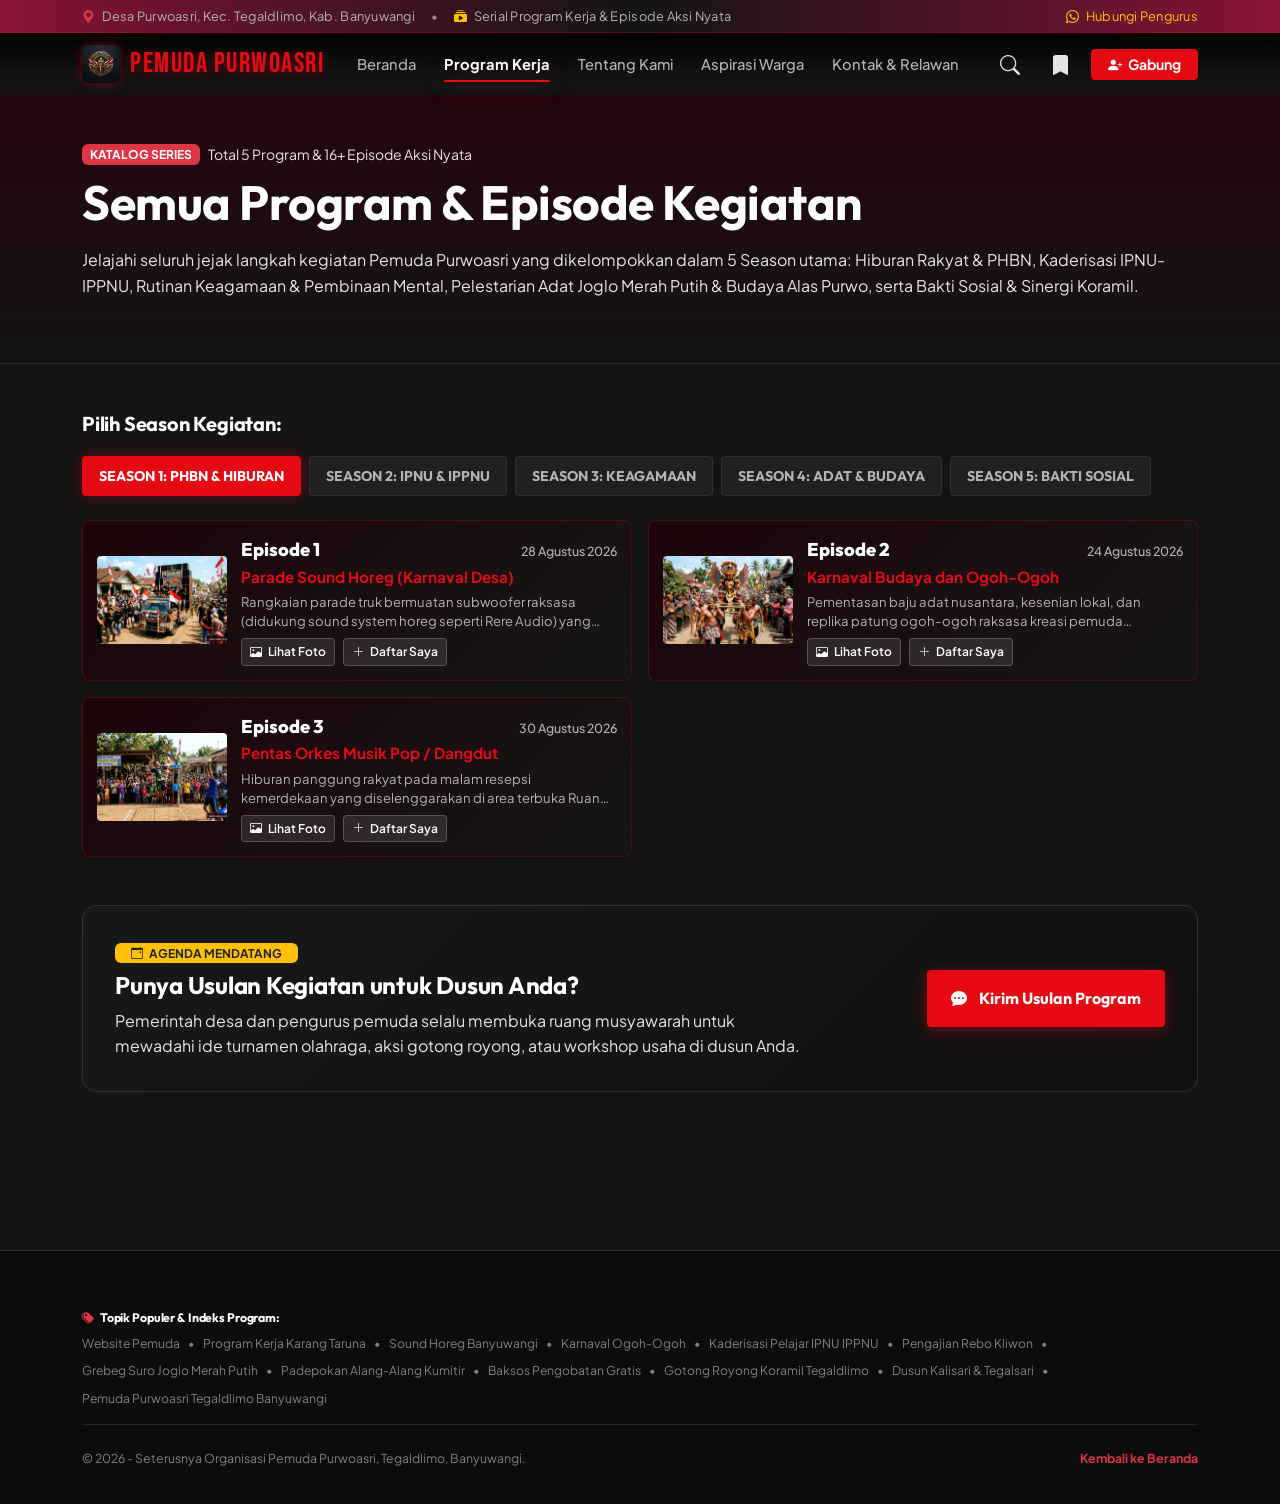
<file: kegiatan.html>
<!DOCTYPE html>
<html lang="id" itemscope itemtype="http://schema.org/CollectionPage">
<head>
  <meta charset="UTF-8" />
  <meta name="viewport" content="width=device-width, initial-scale=1.0, maximum-scale=1.0, user-scalable=no" />
  <meta http-equiv="X-UA-Compatible" content="IE=edge" />
  
  <!-- ======= SEO, AEO, & GEO OPTIMIZATION ======= -->
  <title>Program Kerja & Aksi Nyata | Pemuda Purwoasri Tegaldlimo</title>
  <meta name="description" content="Katalog lengkap 5 Season dan 16 Episode aksi nyata Pemuda Purwoasri Tegaldlimo Banyuwangi: Sound Horeg, IPNU-IPPNU, Grebeg Suro, dan Bakti Sosial." />
  <meta name="keywords" content="kegiatan pemuda, program kerja karang taruna, kegiatan karang taruna desa, contoh program kerja pemuda, kegiatan 17 agustus, sound horeg karnaval, festival sound banyuwangi, kegiatan ipnu ippnu, majelis taklim pengajian, grebeg suro banyuwangi, baksos kesehatan desa, kegiatan pemuda purwoasri, program pemuda purwoasri, pemuda purwoasri tegaldlimo, dusun kalisari, dusun tegalsari" />
  <meta name="author" content="Organisasi Pemuda Purwoasri" />
  <meta name="robots" content="index, follow, max-snippet:-1, max-image-preview:large, max-video-preview:-1" />
  <link rel="canonical" href="https://pemuda-purwoasri.vercel.app/kegiatan.html" />
  <meta name="google-site-verification" content="google982d049ea85b3c05" />

  <!-- GEO & Local SEO -->
  <meta name="geo.region" content="ID-JI" />
  <meta name="geo.placename" content="Desa Purwoasri, Kecamatan Tegaldlimo, Kabupaten Banyuwangi, Jawa Timur, Indonesia" />
  <meta name="geo.position" content="-8.5447;114.2882" />
  <meta name="ICBM" content="-8.5447, 114.2882" />

  <!-- Open Graph & Twitter -->
  <meta property="og:type" content="website" />
  <meta property="og:title" content="Katalog Program Kerja & Episode Aksi Nyata Pemuda Purwoasri" />
  <meta property="og:description" content="Katalog lengkap 5 Season dan 16 Episode kegiatan kepemudaan di Desa Purwoasri, Tegaldlimo, Banyuwangi. Mulai dari Sound Horeg, IPNU-IPPNU, Majelis Rabu Kliwon, Grebeg Suro, hingga Bakti Sosial." />
  <meta property="og:url" content="https://pemuda-purwoasri.vercel.app/kegiatan.html" />
  <meta property="og:image" content="https://pemuda-purwoasri.vercel.app/assets/img/hero-billboard.webp" />
  <meta property="og:site_name" content="Pemuda Purwoasri" />
  <meta property="og:locale" content="id_ID" />

  <meta name="twitter:card" content="summary_large_image" />
  <meta name="twitter:title" content="Katalog Program Kerja Pemuda Purwoasri Tegaldlimo" />
  <meta name="twitter:description" content="Dokumentasi serial aksi nyata pemuda Desa Purwoasri, Kecamatan Tegaldlimo, Kabupaten Banyuwangi." />
  <meta name="twitter:image" content="https://pemuda-purwoasri.vercel.app/assets/img/hero-billboard.webp" />

  <!-- ======= COMPREHENSIVE SCHEMA MARKUP (JSON-LD) ======= -->
  <script type="application/ld+json">
  {
    "@context": "https://schema.org",
    "@graph": [
      {
        "@type": "BreadcrumbList",
        "itemListElement": [
          {
            "@type": "ListItem",
            "position": 1,
            "name": "Beranda",
            "item": "https://pemuda-purwoasri.vercel.app/"
          },
          {
            "@type": "ListItem",
            "position": 2,
            "name": "Program Kerja",
            "item": "https://pemuda-purwoasri.vercel.app/kegiatan.html"
          }
        ]
      },
      {
        "@type": "CollectionPage",
        "@id": "https://pemuda-purwoasri.vercel.app/kegiatan.html#webpage",
        "url": "https://pemuda-purwoasri.vercel.app/kegiatan.html",
        "name": "Katalog 5 Season & 16 Episode Aksi Nyata Pemuda Purwoasri",
        "description": "Dokumentasi serial program kerja kepemudaan Desa Purwoasri di Dusun Kalisari, Dusun Tegalsari Lor, dan Dusun Tegalsari Kidul.",
        "isPartOf": {
          "@id": "https://pemuda-purwoasri.vercel.app/#website"
        },
        "about": {
          "@id": "https://pemuda-purwoasri.vercel.app/#organization"
        }
      }
    ]
  }
  </script>

  <!-- Core Bootstrap 5 CSS -->
  <link href="https://cdn.jsdelivr.net/npm/bootstrap@5.3.3/dist/css/bootstrap.min.css" rel="stylesheet" />

  <!-- Icons -->
  <link rel="stylesheet" href="https://cdn.jsdelivr.net/npm/bootstrap-icons@1.11.3/font/bootstrap-icons.min.css" />

  <!-- Netflix Custom CSS -->
  <link rel="stylesheet" href="assets/css/style.css?v=2.1" />
</head>
<body>

  <!-- Netflix Top Announcement Bar -->
  <aside class="netflix-top-announcement d-none d-md-block" aria-label="Informasi Wilayah">
    <div class="container d-flex justify-content-between align-items-center">
      <div class="d-flex align-items-center gap-3">
        <span><i class="bi bi-geo-alt-fill text-danger me-1"></i> Desa Purwoasri, Kec. Tegaldlimo, Kab. Banyuwangi</span>
        <span class="text-white-50">•</span>
        <span><i class="bi bi-collection-play-fill text-warning me-1"></i> Serial Program Kerja & Episode Aksi Nyata</span>
      </div>
      <div class="d-flex align-items-center gap-3">
        <a href="https://wa.me/6287865503625" target="_blank" rel="noopener" class="text-warning text-decoration-none">
          <i class="bi bi-whatsapp me-1"></i> Hubungi Pengurus
        </a>
      </div>
    </div>
  </aside>

  <!-- Netflix Header Navigation -->
  <header class="netflix-header" id="netflixHeader">
    <div class="container d-flex justify-content-between align-items-center">
      <a class="netflix-brand" href="index.html">
        <img src="assets/img/logo.webp" alt="Logo Pemuda Purwoasri" />
        <span>PEMUDA PURWOASRI</span>
      </a>

      <nav class="d-none d-lg-flex netflix-nav-links align-items-center">
        <a class="nav-link" href="index.html">Beranda</a>
        <a class="nav-link active" href="kegiatan.html">Program Kerja</a>
        <a class="nav-link" href="tentang-kami.html">Tentang Kami</a>
        <a class="nav-link" href="aspirasi.html">Aspirasi Warga</a>
        <a class="nav-link" href="kontak.html">Kontak & Relawan</a>
      </nav>

      <div class="nav-actions">
        <button type="button" class="btn-search-trigger" data-bs-toggle="modal" data-bs-target="#searchModal" title="Cari Program">
          <i class="bi bi-search"></i>
        </button>
        <button type="button" class="btn-mylist-trigger" data-bs-toggle="offcanvas" data-bs-target="#myListOffcanvas" title="Daftar Saya">
          <i class="bi bi-bookmark-fill"></i>
          <span class="badge-count" id="myListCount" style="display:none;">0</span>
        </button>
        <a href="kontak.html" class="btn-nav-join d-none d-sm-inline-flex">
          <i class="bi bi-person-plus-fill"></i> Gabung
        </a>
        <button class="btn btn-outline-light d-lg-none py-1 px-2 border-0" type="button" data-bs-toggle="collapse" data-bs-target="#mobileNavCollapse">
          <i class="bi bi-list fs-3"></i>
        </button>
      </div>
    </div>

    <div class="collapse d-lg-none mt-2" id="mobileNavCollapse">
      <div class="container">
        <div class="mobile-menu-box">
          <a href="index.html"><i class="bi bi-house-door me-2 text-danger"></i> Beranda</a>
          <a class="active" href="kegiatan.html"><i class="bi bi-collection-play-fill me-2 text-danger"></i> Program Kerja</a>
          <a href="tentang-kami.html"><i class="bi bi-people me-2 text-danger"></i> Tentang Kami</a>
          <a href="aspirasi.html"><i class="bi bi-chat-square-quote me-2 text-danger"></i> Aspirasi Warga</a>
          <a href="kontak.html"><i class="bi bi-telephone me-2 text-danger"></i> Kontak & Relawan</a>
        </div>
      </div>
    </div>
  </header>

  <main>
    <!-- Billboard Header Mini -->
    <section class="py-5" style="background: linear-gradient(180deg, #24050d 0%, #141414 100%); border-bottom: 1px solid var(--border-dark);">
      <div class="container">
        <div class="d-flex align-items-center gap-2 mb-2">
          <span class="badge bg-danger">KATALOG SERIES</span>
          <span class="text-gray-400 small">Total 5 Program & 16+ Episode Aksi Nyata</span>
        </div>
        <h1 class="display-5 fw-bold text-white mb-3">Semua Program & Episode Kegiatan</h1>
        <p class="text-gray-300 max-w-700">
          Jelajahi seluruh jejak langkah kegiatan Pemuda Purwoasri yang dikelompokkan dalam 5 Season utama: Hiburan Rakyat & PHBN, Kaderisasi IPNU-IPPNU, Rutinan Keagamaan & Pembinaan Mental, Pelestarian Adat Joglo Merah Putih & Budaya Alas Purwo, serta Bakti Sosial & Sinergi Koramil.
        </p>
      </div>
    </section>

    <!-- Series Grid Section -->
    <section class="py-5">
      <div class="container">
        
        <!-- Season Filters -->
        <div class="season-selector-wrapper">
          <div>
            <h2 class="h5 mb-1 text-white fw-bold">Pilih Season Kegiatan:</h2>
          </div>
          <div class="season-pills">
            <button type="button" class="season-pill-btn active" data-season="1">SEASON 1: PHBN & HIBURAN</button>
            <button type="button" class="season-pill-btn" data-season="2">SEASON 2: IPNU & IPPNU</button>
            <button type="button" class="season-pill-btn" data-season="3">SEASON 3: KEAGAMAAN</button>
            <button type="button" class="season-pill-btn" data-season="4">SEASON 4: ADAT & BUDAYA</button>
            <button type="button" class="season-pill-btn" data-season="5">SEASON 5: BAKTI SOSIAL</button>
          </div>
        </div>

        <!-- Episodes Grid -->
        <div class="episodes-grid" id="episodesGridContainer">
          <!-- Populated by JavaScript -->
        </div>

        <!-- Schedule Callout Box -->
        <div class="overview-panel-box mt-5">
          <div class="row align-items-center g-4">
            <div class="col-lg-8">
              <span class="badge bg-warning text-dark mb-2 px-3 py-1 fw-bold"><i class="bi bi-calendar-event me-1"></i> AGENDA MENDATANG</span>
              <h3 class="h4 fw-bold text-white mb-2">Punya Usulan Kegiatan untuk Dusun Anda?</h3>
              <p class="text-gray-300 mb-0">
                Pemerintah desa dan pengurus pemuda selalu membuka ruang musyawarah untuk mewadahi ide turnamen olahraga, aksi gotong royong, atau workshop usaha di dusun Anda.
              </p>
            </div>
            <div class="col-lg-4 text-lg-end">
              <a href="aspirasi.html" class="btn-netflix-red py-3 px-4">
                <i class="bi bi-chat-dots-fill me-1"></i> Kirim Usulan Program
              </a>
            </div>
          </div>
        </div>

      </div>
    </section>
  </main>

  <!-- Netflix Modal Detail Popup -->
  <div class="modal fade netflix-modal" id="netflixDetailModal" tabindex="-1" aria-hidden="true">
    <div class="modal-dialog modal-dialog-centered modal-lg">
      <div class="modal-content border-0">
        <button type="button" class="btn-modal-close" data-bs-dismiss="modal" aria-label="Tutup"><i class="bi bi-x-lg"></i></button>
        <div class="modal-photo-preview-wrap">
          <img src="assets/img/hero-pemuda.webp" alt="Dokumentasi Foto" class="modal-photo-img" id="modalHeroBg" />
          <div class="modal-photo-vignette"></div>
          <div class="modal-photo-badge">
            <i class="bi bi-camera-fill text-danger"></i>
            <span>Dokumentasi Foto Kegiatan Desa</span>
          </div>
        </div>
        <div class="modal-body p-4">
          <div class="row g-4">
            <div class="col-lg-8">
              <div class="d-flex align-items-center gap-2 mb-2">
                <span class="text-success fw-bold" id="modalMatch">99% Cocok</span>
                <span class="meta-badge">Semua Umur</span>
                <span class="badge bg-dark border border-secondary" id="modalDusun">Dusun Kalisari</span>
              </div>
              <h3 class="h4 fw-bold text-white mb-2" id="modalTitle">Judul Kegiatan</h3>
              <div class="text-danger small fw-bold mb-3" id="modalSeasonEp">Season 1 • Episode 1</div>
              <p class="text-gray-300 small mb-4" id="modalDesc">Deskripsi aksi nyata.</p>
              <div class="d-flex flex-wrap gap-2">
                <a href="#" target="_blank" class="btn-netflix-red" id="modalWaAction">
                  <i class="bi bi-whatsapp"></i> Ikut Aksi / Tanya Jadwal
                </a>
                <button type="button" class="btn-netflix-glass" id="modalSaveBtn">
                  <i class="bi bi-plus-lg"></i> Tambah ke Daftar Saya
                </button>
              </div>
            </div>
            <div class="col-lg-4 border-start border-dark">
              <div class="mb-3">
                <span class="text-gray-400 small d-block">Koordinator:</span>
                <span class="text-white small fw-bold" id="modalCast">Pengurus Pemuda</span>
              </div>
              <div class="mb-3">
                <span class="text-gray-400 small d-block">Tags:</span>
                <div id="modalTags" class="mt-1"></div>
              </div>
            </div>
          </div>
        </div>
      </div>
    </div>
  </div>

  <!-- Offcanvas: My List -->
  <div class="offcanvas offcanvas-end netflix-offcanvas" tabindex="-1" id="myListOffcanvas" aria-labelledby="myListLabel">
    <div class="offcanvas-header border-bottom border-dark">
      <h5 class="offcanvas-title fw-bold text-white" id="myListLabel">
        <i class="bi bi-bookmark-star-fill text-danger me-2"></i> Daftar Saya
      </h5>
      <button type="button" class="btn-close btn-close-white" data-bs-dismiss="offcanvas" aria-label="Close"></button>
    </div>
    <div class="offcanvas-body p-3" id="myListContainer"></div>
  </div>

  <!-- Modal: Live Search -->
  <div class="modal fade netflix-modal" id="searchModal" tabindex="-1" aria-hidden="true">
    <div class="modal-dialog modal-dialog-centered">
      <div class="modal-content p-3 border-0">
        <div class="d-flex justify-content-between align-items-center mb-3">
          <h5 class="fw-bold text-white mb-0"><i class="bi bi-search text-danger me-2"></i> Cari Kegiatan Desa</h5>
          <button type="button" class="btn-close btn-close-white" data-bs-dismiss="modal" aria-label="Close"></button>
        </div>
        <input type="text" id="netflixSearchInput" class="form-control netflix-input mb-3" placeholder="Ketik kata kunci..." />
        <div id="netflixSearchResults" style="max-height:350px; overflow-y:auto;"></div>
      </div>
    </div>
  </div>

  <!-- Footer -->
  <footer class="netflix-footer">
    <div class="container">
      <!-- Semantic Keyword & Topic Explorer -->
      <div class="footer-keyword-cloud mb-4 pb-3 border-bottom border-dark">
        <h6 class="text-white small fw-bold mb-2"><i class="bi bi-tags-fill text-danger me-1"></i> Topik Populer & Indeks Program:</h6>
        <div class="d-flex flex-wrap gap-2 text-gray-500" style="font-size: 0.76rem; line-height: 1.6;">
          <a href="index.html" class="text-gray-400 text-decoration-none">Website Pemuda</a> •
          <a href="kegiatan.html" class="text-gray-400 text-decoration-none">Program Kerja Karang Taruna</a> •
          <a href="kegiatan.html?season=1" class="text-gray-400 text-decoration-none">Sound Horeg Banyuwangi</a> •
          <a href="kegiatan.html?season=1" class="text-gray-400 text-decoration-none">Karnaval Ogoh-Ogoh</a> •
          <a href="kegiatan.html?season=2" class="text-gray-400 text-decoration-none">Kaderisasi Pelajar IPNU IPPNU</a> •
          <a href="kegiatan.html?season=3" class="text-gray-400 text-decoration-none">Pengajian Rebo Kliwon</a> •
          <a href="kegiatan.html?season=4" class="text-gray-400 text-decoration-none">Grebeg Suro Joglo Merah Putih</a> •
          <a href="kegiatan.html?season=4" class="text-gray-400 text-decoration-none">Padepokan Alang-Alang Kumitir</a> •
          <a href="kegiatan.html?season=5" class="text-gray-400 text-decoration-none">Baksos Pengobatan Gratis</a> •
          <a href="kegiatan.html?season=5" class="text-gray-400 text-decoration-none">Gotong Royong Koramil Tegaldlimo</a> •
          <a href="tentang-kami.html" class="text-gray-400 text-decoration-none">Dusun Kalisari & Tegalsari</a> •
          <a href="kontak.html" class="text-gray-400 text-decoration-none">Pemuda Purwoasri Tegaldlimo Banyuwangi</a>
        </div>
      </div>

      <div class="d-flex flex-column flex-sm-row justify-content-between align-items-center text-gray-400 small">
        <p class="mb-2 mb-sm-0">&copy; 2026 - Seterusnya Organisasi Pemuda Purwoasri, Tegaldlimo, Banyuwangi.</p>
        <a href="index.html" class="text-danger fw-bold text-decoration-none">Kembali ke Beranda</a>
      </div>
    </div>
  </footer>

  <!-- Rollback / Scroll To Top Button -->
  <button type="button" class="btn-scroll-top" id="scrollTopBtn" aria-label="Kembali ke atas">
    <i class="bi bi-chevron-up"></i>
  </button>

  <script src="https://cdn.jsdelivr.net/npm/bootstrap@5.3.3/dist/js/bootstrap.bundle.min.js"></script>
  <script src="assets/js/main.js?v=2.1"></script>
</body>
</html>
</file>
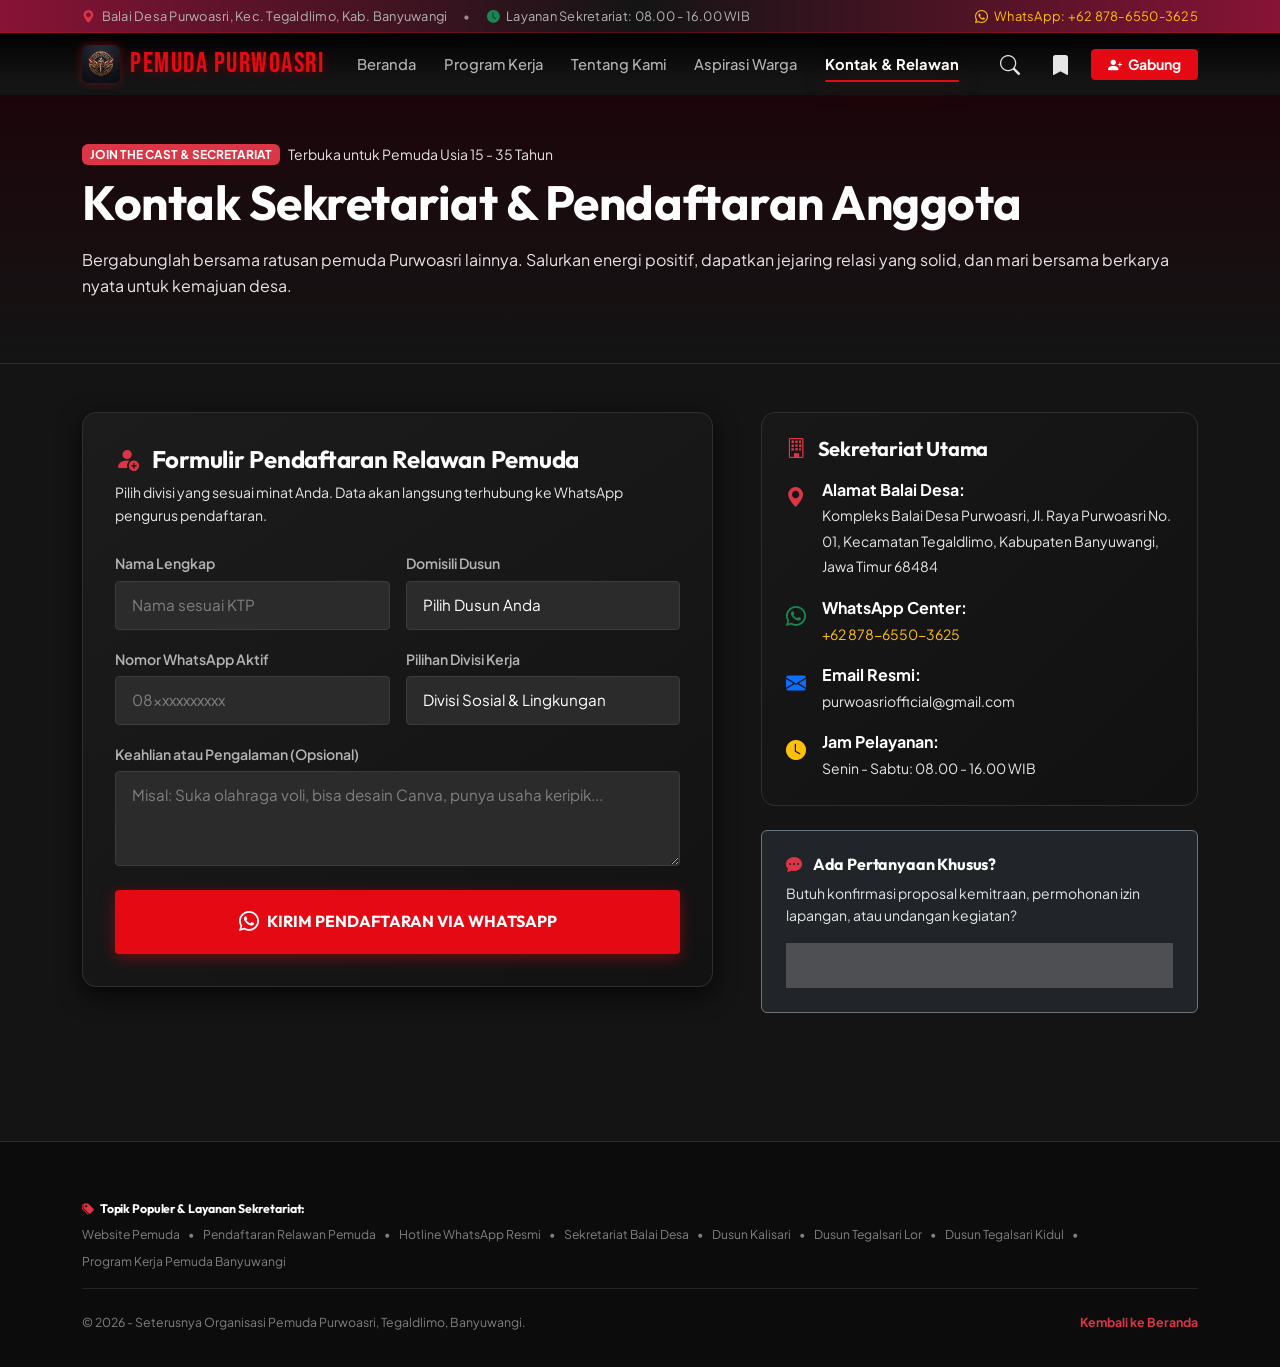
<file: kontak.html>
<!DOCTYPE html>
<html lang="id" itemscope itemtype="http://schema.org/ContactPage">
<head>
  <meta charset="UTF-8" />
  <meta name="viewport" content="width=device-width, initial-scale=1.0, maximum-scale=1.0, user-scalable=no" />
  <meta http-equiv="X-UA-Compatible" content="IE=edge" />
  
  <!-- ======= SEO, AEO, & GEO OPTIMIZATION ======= -->
  <title>Kontak & Pendaftaran Relawan | Pemuda Purwoasri Tegaldlimo</title>
  <meta name="description" content="Hubungi pengurus atau daftar online menjadi relawan Pemuda Purwoasri Tegaldlimo Banyuwangi. Hotline WhatsApp +62 878-6550-3625 & Sekretariat Balai Desa." />
  <meta name="keywords" content="website pemuda, pendaftaran relawan pemuda, kontak karang taruna, organisasi pemuda desa, relawan banyuwangi, kontak pemuda purwoasri, daftar relawan pemuda purwoasri, sekretariat balai desa purwoasri, nomor whatsapp pemuda purwoasri, tegaldlimo banyuwangi, dusun kalisari, dusun tegalsari lor, dusun tegalsari kidul" />
  <meta name="author" content="Organisasi Pemuda Purwoasri" />
  <meta name="robots" content="index, follow, max-snippet:-1, max-image-preview:large, max-video-preview:-1" />
  <link rel="canonical" href="https://pemuda-purwoasri.vercel.app/kontak.html" />
  <meta name="google-site-verification" content="google982d049ea85b3c05" />

  <!-- GEO & Local SEO Tags -->
  <meta name="geo.region" content="ID-JI" />
  <meta name="geo.placename" content="Desa Purwoasri, Kecamatan Tegaldlimo, Kabupaten Banyuwangi, Jawa Timur, Indonesia" />
  <meta name="geo.position" content="-8.5447;114.2882" />
  <meta name="ICBM" content="-8.5447, 114.2882" />

  <!-- Open Graph & Twitter -->
  <meta property="og:type" content="website" />
  <meta property="og:title" content="Kontak Sekretariat & Pendaftaran Relawan Pemuda Purwoasri" />
  <meta property="og:description" content="Hubungi sekretariat resmi Pemuda Purwoasri Tegaldlimo atau daftar menjadi relawan pemuda di 3 dusun." />
  <meta property="og:url" content="https://pemuda-purwoasri.vercel.app/kontak.html" />
  <meta property="og:image" content="https://pemuda-purwoasri.vercel.app/assets/img/hero-billboard.webp" />
  <meta property="og:site_name" content="Pemuda Purwoasri" />
  <meta property="og:locale" content="id_ID" />

  <meta name="twitter:card" content="summary_large_image" />
  <meta name="twitter:title" content="Kontak & Pendaftaran Pemuda Purwoasri" />
  <meta name="twitter:description" content="Layanan informasi dan pendaftaran relawan Desa Purwoasri Tegaldlimo." />
  <meta name="twitter:image" content="https://pemuda-purwoasri.vercel.app/assets/img/hero-billboard.webp" />

  <!-- ======= COMPREHENSIVE SCHEMA MARKUP (JSON-LD) ======= -->
  <script type="application/ld+json">
  {
    "@context": "https://schema.org",
    "@graph": [
      {
        "@type": "BreadcrumbList",
        "itemListElement": [
          {
            "@type": "ListItem",
            "position": 1,
            "name": "Beranda",
            "item": "https://pemuda-purwoasri.vercel.app/"
          },
          {
            "@type": "ListItem",
            "position": 2,
            "name": "Kontak",
            "item": "https://pemuda-purwoasri.vercel.app/kontak.html"
          }
        ]
      },
      {
        "@type": "ContactPage",
        "@id": "https://pemuda-purwoasri.vercel.app/kontak.html#webpage",
        "url": "https://pemuda-purwoasri.vercel.app/kontak.html",
        "name": "Kontak Sekretariat & Pendaftaran Relawan Pemuda Purwoasri",
        "description": "Layanan hotline WhatsApp dan sekretariat balai desa untuk pemuda Purwoasri.",
        "isPartOf": {
          "@id": "https://pemuda-purwoasri.vercel.app/#website"
        }
      }
    ]
  }
  </script>

  <!-- Core Bootstrap 5 CSS -->
  <link href="https://cdn.jsdelivr.net/npm/bootstrap@5.3.3/dist/css/bootstrap.min.css" rel="stylesheet" />

  <!-- Icons -->
  <link rel="stylesheet" href="https://cdn.jsdelivr.net/npm/bootstrap-icons@1.11.3/font/bootstrap-icons.min.css" />

  <!-- Netflix Custom CSS -->
  <link rel="stylesheet" href="assets/css/style.css?v=2.1" />
</head>
<body>

  <!-- Netflix Top Announcement Bar -->
  <aside class="netflix-top-announcement d-none d-md-block" aria-label="Informasi Wilayah">
    <div class="container d-flex justify-content-between align-items-center">
      <div class="d-flex align-items-center gap-3">
        <span><i class="bi bi-geo-alt-fill text-danger me-1"></i> Balai Desa Purwoasri, Kec. Tegaldlimo, Kab. Banyuwangi</span>
        <span class="text-white-50">•</span>
        <span><i class="bi bi-clock-fill text-success me-1"></i> Layanan Sekretariat: 08.00 - 16.00 WIB</span>
      </div>
      <div class="d-flex align-items-center gap-3">
        <a href="https://wa.me/6287865503625" target="_blank" rel="noopener" class="text-warning text-decoration-none">
          <i class="bi bi-whatsapp me-1"></i> WhatsApp: +62 878-6550-3625
        </a>
      </div>
    </div>
  </aside>

  <!-- Netflix Header Navigation -->
  <header class="netflix-header" id="netflixHeader">
    <div class="container d-flex justify-content-between align-items-center">
      <a class="netflix-brand" href="index.html">
        <img src="assets/img/logo.webp" alt="Logo Pemuda Purwoasri" />
        <span>PEMUDA PURWOASRI</span>
      </a>

      <nav class="d-none d-lg-flex netflix-nav-links align-items-center">
        <a class="nav-link" href="index.html">Beranda</a>
        <a class="nav-link" href="kegiatan.html">Program Kerja</a>
        <a class="nav-link" href="tentang-kami.html">Tentang Kami</a>
        <a class="nav-link" href="aspirasi.html">Aspirasi Warga</a>
        <a class="nav-link active" href="kontak.html">Kontak & Relawan</a>
      </nav>

      <div class="nav-actions">
        <button type="button" class="btn-search-trigger" data-bs-toggle="modal" data-bs-target="#searchModal" title="Cari">
          <i class="bi bi-search"></i>
        </button>
        <button type="button" class="btn-mylist-trigger" data-bs-toggle="offcanvas" data-bs-target="#myListOffcanvas" title="Daftar Saya">
          <i class="bi bi-bookmark-fill"></i>
          <span class="badge-count" id="myListCount" style="display:none;">0</span>
        </button>
        <a href="kontak.html" class="btn-nav-join d-none d-sm-inline-flex">
          <i class="bi bi-person-plus-fill"></i> Gabung
        </a>
        <button class="btn btn-outline-light d-lg-none py-1 px-2 border-0" type="button" data-bs-toggle="collapse" data-bs-target="#mobileNavCollapse">
          <i class="bi bi-list fs-3"></i>
        </button>
      </div>
    </div>

    <div class="collapse d-lg-none mt-2" id="mobileNavCollapse">
      <div class="container">
        <div class="mobile-menu-box">
          <a href="index.html"><i class="bi bi-house-door me-2 text-danger"></i> Beranda</a>
          <a href="kegiatan.html"><i class="bi bi-collection-play me-2 text-danger"></i> Program Kerja</a>
          <a href="tentang-kami.html"><i class="bi bi-people me-2 text-danger"></i> Tentang Kami</a>
          <a href="aspirasi.html"><i class="bi bi-chat-square-quote me-2 text-danger"></i> Aspirasi Warga</a>
          <a class="active" href="kontak.html"><i class="bi bi-telephone-fill me-2 text-danger"></i> Kontak & Relawan</a>
        </div>
      </div>
    </div>
  </header>

  <main>
    <!-- Billboard Header Mini -->
    <section class="py-5" style="background: linear-gradient(180deg, #1c050a 0%, #141414 100%); border-bottom: 1px solid var(--border-dark);">
      <div class="container">
        <div class="d-flex align-items-center gap-2 mb-2">
          <span class="badge bg-danger">JOIN THE CAST & SECRETARIAT</span>
          <span class="text-gray-400 small">Terbuka untuk Pemuda Usia 15 - 35 Tahun</span>
        </div>
        <h1 class="display-5 fw-bold text-white mb-3">Kontak Sekretariat & Pendaftaran Anggota</h1>
        <p class="text-gray-300 max-w-700">
          Bergabunglah bersama ratusan pemuda Purwoasri lainnya. Salurkan energi positif, dapatkan jejaring relasi yang solid, dan mari bersama berkarya nyata untuk kemajuan desa.
        </p>
      </div>
    </section>

    <!-- Content Section -->
    <section class="py-5">
      <div class="container">
        <div class="row g-5">
          <!-- Left Form -->
          <div class="col-lg-7">
            <div class="netflix-form-card">
              <h2 class="h4 fw-bold text-white mb-2"><i class="bi bi-person-fill-add text-danger me-2"></i> Formulir Pendaftaran Relawan Pemuda</h2>
              <p class="text-gray-400 small mb-4">Pilih divisi yang sesuai minat Anda. Data akan langsung terhubung ke WhatsApp pengurus pendaftaran.</p>

              <form id="formRelawan">
                <div class="row g-3">
                  <div class="col-sm-6">
                    <label class="form-label-netflix" for="relawanNama">Nama Lengkap</label>
                    <input type="text" id="relawanNama" class="form-control netflix-input" placeholder="Nama sesuai KTP" required />
                  </div>
                  <div class="col-sm-6">
                    <label class="form-label-netflix" for="relawanDusun">Domisili Dusun</label>
                    <select id="relawanDusun" class="form-select netflix-select" required>
                      <option value="">Pilih Dusun Anda</option>
                      <option value="Kalisari">Dusun Kalisari</option>
                      <option value="Tegalsari Lor">Dusun Tegalsari Lor</option>
                      <option value="Tegalsari Kidul">Dusun Tegalsari Kidul</option>
                      <option value="Lainnya">Dusun Lainnya</option>
                    </select>
                  </div>
                  <div class="col-sm-6">
                    <label class="form-label-netflix" for="relawanWA">Nomor WhatsApp Aktif</label>
                    <input type="tel" id="relawanWA" class="form-control netflix-input" placeholder="08xxxxxxxxxx" required />
                  </div>
                  <div class="col-sm-6">
                    <label class="form-label-netflix" for="relawanMinat">Pilihan Divisi Kerja</label>
                    <select id="relawanMinat" class="form-select netflix-select" required>
                      <option value="Sosial & Lingkungan">Divisi Sosial & Lingkungan</option>
                      <option value="Olahraga & Seni">Divisi Olahraga & Kesenian</option>
                      <option value="UMKM & Ekonomi Kreatif">Divisi UMKM & Wirausaha</option>
                      <option value="Edukasi & Digital">Divisi Edukasi & Media Digital</option>
                    </select>
                  </div>
                  <div class="col-12">
                    <label class="form-label-netflix" for="relawanPesan">Keahlian atau Pengalaman (Opsional)</label>
                    <textarea id="relawanPesan" rows="3" class="form-control netflix-textarea" placeholder="Misal: Suka olahraga voli, bisa desain Canva, punya usaha keripik..."></textarea>
                  </div>
                  <div class="col-12 mt-4">
                    <button type="submit" class="btn-netflix-red w-100 justify-content-center py-3">
                      <i class="bi bi-whatsapp fs-5"></i> KIRIM PENDAFTARAN VIA WHATSAPP
                    </button>
                  </div>
                </div>
              </form>
            </div>
          </div>

          <!-- Right Info -->
          <div class="col-lg-5">
            <div class="overview-panel-box p-4 mb-4">
              <h3 class="h5 fw-bold text-white mb-3"><i class="bi bi-building text-danger me-2"></i> Sekretariat Utama</h3>
              
              <div class="d-flex align-items-start gap-3 mb-3">
                <i class="bi bi-geo-alt-fill text-danger fs-5 mt-1"></i>
                <div>
                  <strong class="text-white d-block">Alamat Balai Desa:</strong>
                  <span class="text-gray-300 small">Kompleks Balai Desa Purwoasri, Jl. Raya Purwoasri No. 01, Kecamatan Tegaldlimo, Kabupaten Banyuwangi, Jawa Timur 68484</span>
                </div>
              </div>

              <div class="d-flex align-items-start gap-3 mb-3">
                <i class="bi bi-whatsapp text-success fs-5 mt-1"></i>
                <div>
                  <strong class="text-white d-block">WhatsApp Center:</strong>
                  <a href="https://wa.me/6287865503625" target="_blank" class="text-warning small">+62 878-6550-3625</a>
                </div>
              </div>

              <div class="d-flex align-items-start gap-3 mb-3">
                <i class="bi bi-envelope-fill text-primary fs-5 mt-1"></i>
                <div>
                  <strong class="text-white d-block">Email Resmi:</strong>
                  <span class="text-gray-300 small">purwoasriofficial@gmail.com</span>
                </div>
              </div>

              <div class="d-flex align-items-start gap-3">
                <i class="bi bi-clock-fill text-warning fs-5 mt-1"></i>
                <div>
                  <strong class="text-white d-block">Jam Pelayanan:</strong>
                  <span class="text-gray-300 small">Senin - Sabtu: 08.00 - 16.00 WIB</span>
                </div>
              </div>
            </div>

            <!-- Fast Contact / Tanya -->
            <div class="p-4 bg-dark rounded border border-secondary">
              <h4 class="h6 fw-bold text-white mb-2"><i class="bi bi-chat-dots-fill text-danger me-2"></i> Ada Pertanyaan Khusus?</h4>
              <p class="text-gray-400 small mb-3">Butuh konfirmasi proposal kemitraan, permohonan izin lapangan, atau undangan kegiatan?</p>
              <a href="https://wa.me/6287865503625?text=Halo%20Sekretariat%20Pemuda%20Purwoasri,%20saya%20ingin%20berkonsultasi%20mengenai%20kegiatan%20desa" target="_blank" class="btn-netflix-glass w-100 justify-content-center">
                <i class="bi bi-whatsapp text-success me-1"></i> Chat Langsung dengan Admin
              </a>
            </div>
          </div>
        </div>
      </div>
    </section>
  </main>

  <!-- Offcanvas: My List -->
  <div class="offcanvas offcanvas-end netflix-offcanvas" tabindex="-1" id="myListOffcanvas" aria-labelledby="myListLabel">
    <div class="offcanvas-header border-bottom border-dark">
      <h5 class="offcanvas-title fw-bold text-white" id="myListLabel">
        <i class="bi bi-bookmark-star-fill text-danger me-2"></i> Daftar Saya
      </h5>
      <button type="button" class="btn-close btn-close-white" data-bs-dismiss="offcanvas" aria-label="Close"></button>
    </div>
    <div class="offcanvas-body p-3" id="myListContainer"></div>
  </div>

  <!-- Modal: Live Search -->
  <div class="modal fade netflix-modal" id="searchModal" tabindex="-1" aria-hidden="true">
    <div class="modal-dialog modal-dialog-centered">
      <div class="modal-content p-3 border-0">
        <div class="d-flex justify-content-between align-items-center mb-3">
          <h5 class="fw-bold text-white mb-0"><i class="bi bi-search text-danger me-2"></i> Cari Kegiatan Desa</h5>
          <button type="button" class="btn-close btn-close-white" data-bs-dismiss="modal" aria-label="Close"></button>
        </div>
        <input type="text" id="netflixSearchInput" class="form-control netflix-input mb-3" placeholder="Ketik kata kunci..." />
        <div id="netflixSearchResults" style="max-height:350px; overflow-y:auto;"></div>
      </div>
    </div>
  </div>

  <footer class="netflix-footer">
    <div class="container">
      <!-- Semantic Keyword & Topic Explorer -->
      <div class="footer-keyword-cloud mb-4 pb-3 border-bottom border-dark">
        <h6 class="text-white small fw-bold mb-2"><i class="bi bi-tags-fill text-danger me-1"></i> Topik Populer & Layanan Sekretariat:</h6>
        <div class="d-flex flex-wrap gap-2 text-gray-500" style="font-size: 0.76rem; line-height: 1.6;">
          <a href="index.html" class="text-gray-400 text-decoration-none">Website Pemuda</a> •
          <a href="kontak.html" class="text-gray-400 text-decoration-none">Pendaftaran Relawan Pemuda</a> •
          <a href="kontak.html" class="text-gray-400 text-decoration-none">Hotline WhatsApp Resmi</a> •
          <a href="tentang-kami.html" class="text-gray-400 text-decoration-none">Sekretariat Balai Desa</a> •
          <a href="tentang-kami.html" class="text-gray-400 text-decoration-none">Dusun Kalisari</a> •
          <a href="tentang-kami.html" class="text-gray-400 text-decoration-none">Dusun Tegalsari Lor</a> •
          <a href="tentang-kami.html" class="text-gray-400 text-decoration-none">Dusun Tegalsari Kidul</a> •
          <a href="kegiatan.html" class="text-gray-400 text-decoration-none">Program Kerja Pemuda Banyuwangi</a>
        </div>
      </div>

      <div class="d-flex flex-column flex-sm-row justify-content-between align-items-center text-gray-400 small">
        <p class="mb-2 mb-sm-0">&copy; 2026 - Seterusnya Organisasi Pemuda Purwoasri, Tegaldlimo, Banyuwangi.</p>
        <a href="index.html" class="text-danger fw-bold text-decoration-none">Kembali ke Beranda</a>
      </div>
    </div>
  </footer>

  <!-- Rollback / Scroll To Top Button -->
  <button type="button" class="btn-scroll-top" id="scrollTopBtn" aria-label="Kembali ke atas">
    <i class="bi bi-chevron-up"></i>
  </button>

  <script src="https://cdn.jsdelivr.net/npm/bootstrap@5.3.3/dist/js/bootstrap.bundle.min.js"></script>
  <script src="assets/js/main.js?v=2.1"></script>
</body>
</html>
</file>
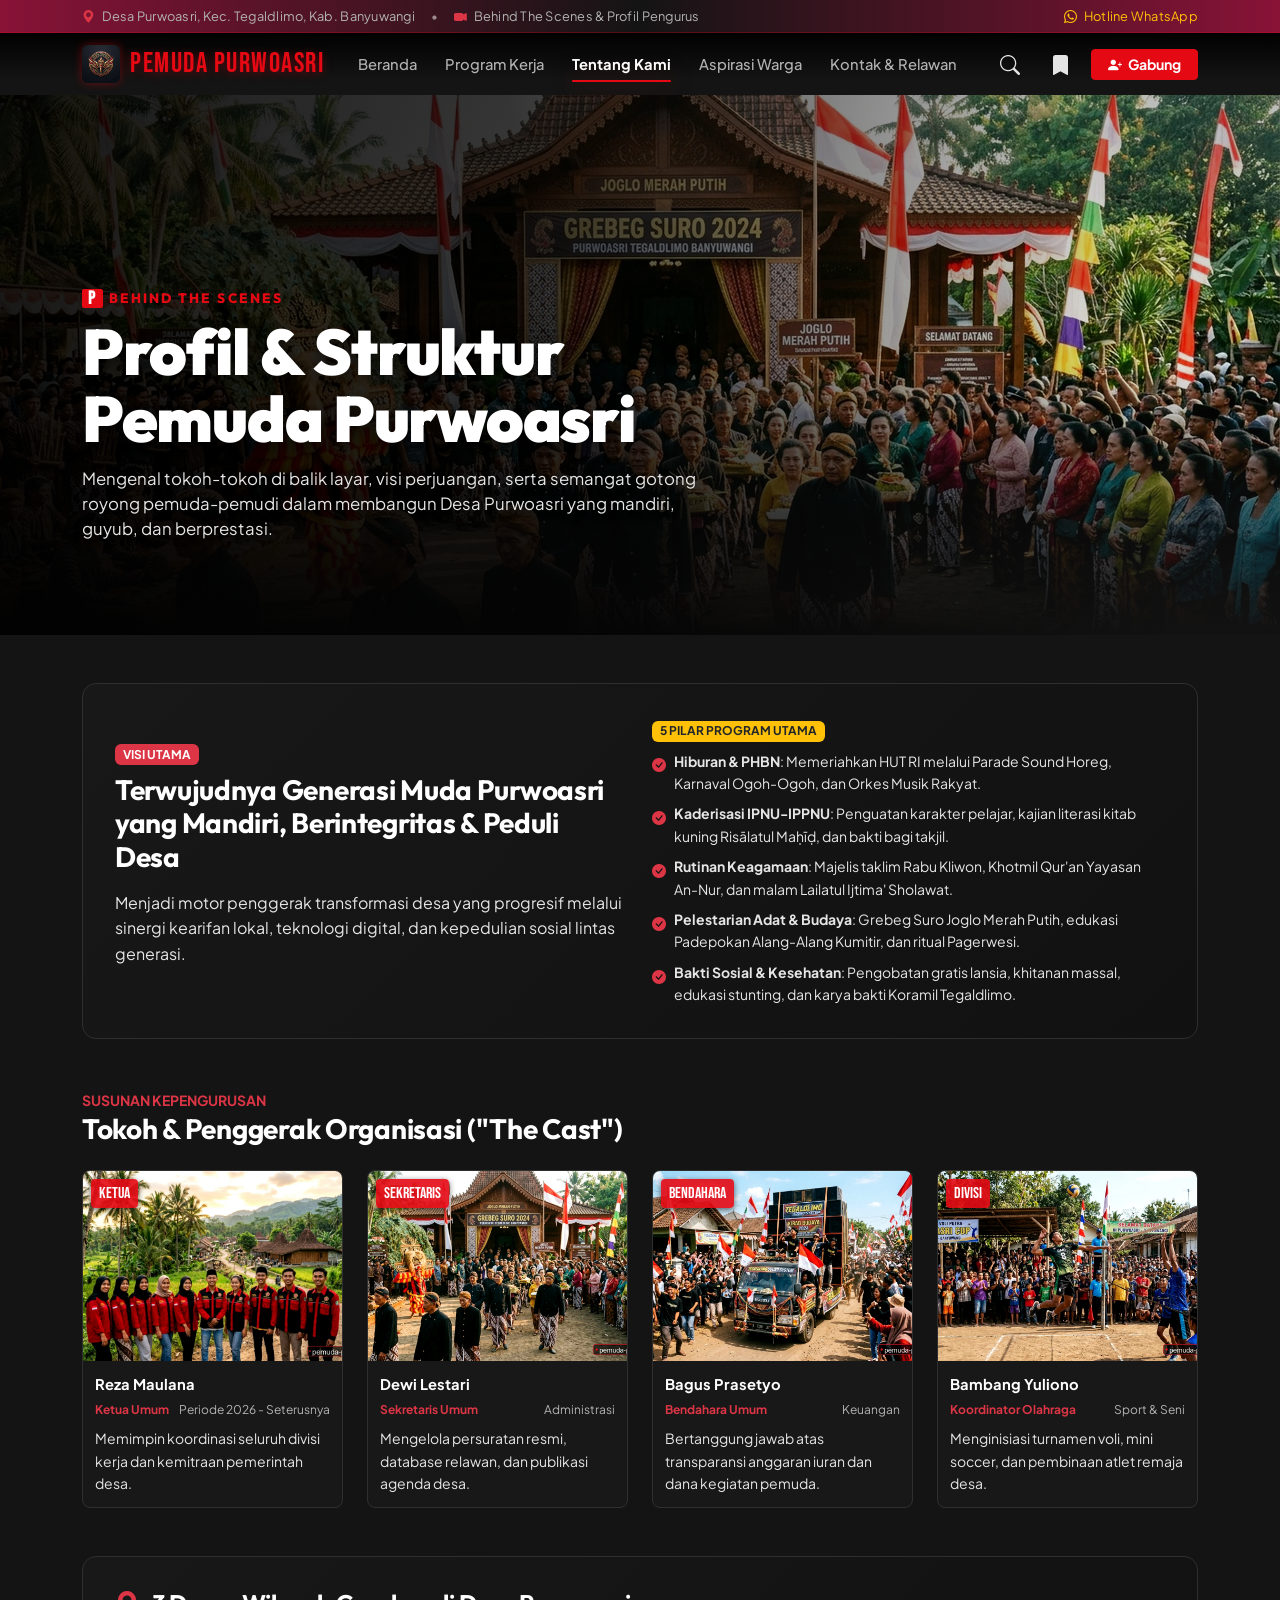
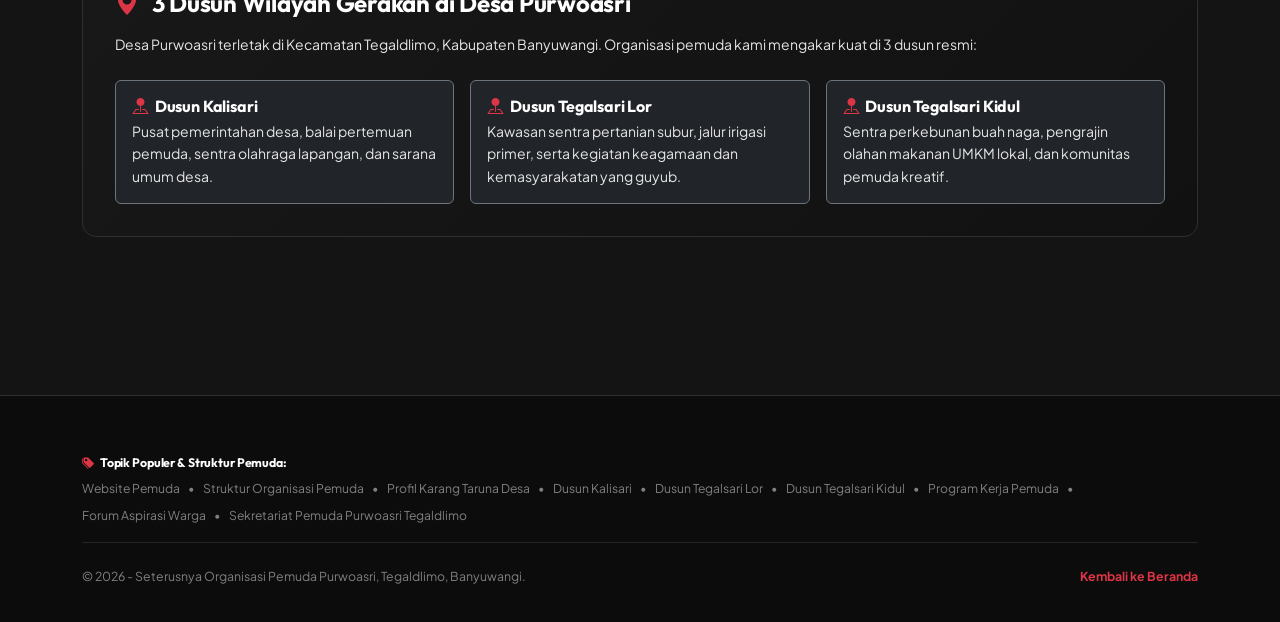
<file: tentang-kami.html>
<!DOCTYPE html>
<html lang="id" itemscope itemtype="http://schema.org/AboutPage">
<head>
  <meta charset="UTF-8" />
  <meta name="viewport" content="width=device-width, initial-scale=1.0, maximum-scale=1.0, user-scalable=no" />
  <meta http-equiv="X-UA-Compatible" content="IE=edge" />
  
  <!-- ======= SEO, AEO, & GEO OPTIMIZATION ======= -->
  <title>Profil & Struktur Pengurus | Pemuda Purwoasri Tegaldlimo</title>
  <meta name="description" content="Profil resmi Organisasi Pemuda Purwoasri Tegaldlimo Banyuwangi. Visi perjuangan, 5 pilar strategis, dan pengurus di Dusun Kalisari, Tegalsari Lor, dan Tegalsari Kidul." />
  <meta name="keywords" content="struktur organisasi pemuda, profil karang taruna, visi misi pemuda desa, susunan pengurus karang taruna, kepemimpinan pemuda, pemuda banyuwangi, karang taruna banyuwangi, pemuda purwoasri, pengurus pemuda purwoasri, dusun kalisari, dusun tegalsari lor, dusun tegalsari kidul, desa purwoasri tegaldlimo banyuwangi" />
  <meta name="author" content="Organisasi Pemuda Purwoasri" />
  <meta name="robots" content="index, follow, max-snippet:-1, max-image-preview:large, max-video-preview:-1" />
  <link rel="canonical" href="https://pemuda-purwoasri.vercel.app/tentang-kami.html" />
  <meta name="google-site-verification" content="google982d049ea85b3c05" />

  <!-- GEO & Local SEO Tags -->
  <meta name="geo.region" content="ID-JI" />
  <meta name="geo.placename" content="Desa Purwoasri, Kecamatan Tegaldlimo, Kabupaten Banyuwangi, Jawa Timur, Indonesia" />
  <meta name="geo.position" content="-8.5447;114.2882" />
  <meta name="ICBM" content="-8.5447, 114.2882" />

  <!-- Open Graph & Twitter -->
  <meta property="og:type" content="website" />
  <meta property="og:title" content="Profil & Struktur Pengurus Pemuda Purwoasri Tegaldlimo" />
  <meta property="og:description" content="Mengenal visi, misi, dan struktur kepengurusan Pemuda Purwoasri dari 3 dusun: Dusun Kalisari, Dusun Tegalsari Lor, dan Dusun Tegalsari Kidul." />
  <meta property="og:url" content="https://pemuda-purwoasri.vercel.app/tentang-kami.html" />
  <meta property="og:image" content="https://pemuda-purwoasri.vercel.app/assets/img/hero-billboard.webp" />
  <meta property="og:site_name" content="Pemuda Purwoasri" />
  <meta property="og:locale" content="id_ID" />

  <meta name="twitter:card" content="summary_large_image" />
  <meta name="twitter:title" content="Profil & Tokoh Penggerak Pemuda Purwoasri" />
  <meta name="twitter:description" content="Susunan pengurus dan pilar perjuangan pemuda Desa Purwoasri, Tegaldlimo, Banyuwangi." />
  <meta name="twitter:image" content="https://pemuda-purwoasri.vercel.app/assets/img/hero-billboard.webp" />

  <!-- ======= COMPREHENSIVE SCHEMA MARKUP (JSON-LD) ======= -->
  <script type="application/ld+json">
  {
    "@context": "https://schema.org",
    "@graph": [
      {
        "@type": "BreadcrumbList",
        "itemListElement": [
          {
            "@type": "ListItem",
            "position": 1,
            "name": "Beranda",
            "item": "https://pemuda-purwoasri.vercel.app/"
          },
          {
            "@type": "ListItem",
            "position": 2,
            "name": "Tentang Kami",
            "item": "https://pemuda-purwoasri.vercel.app/tentang-kami.html"
          }
        ]
      },
      {
        "@type": "AboutPage",
        "@id": "https://pemuda-purwoasri.vercel.app/tentang-kami.html#webpage",
        "url": "https://pemuda-purwoasri.vercel.app/tentang-kami.html",
        "name": "Profil Organisasi & Tokoh Penggerak Pemuda Purwoasri",
        "description": "Profil sejarah gerakan kepemudaan, 5 pilar strategis, dan struktur pengurus pemuda di 3 dusun Desa Purwoasri.",
        "isPartOf": {
          "@id": "https://pemuda-purwoasri.vercel.app/#website"
        }
      }
    ]
  }
  </script>

  <!-- Core Bootstrap 5 CSS -->
  <link href="https://cdn.jsdelivr.net/npm/bootstrap@5.3.3/dist/css/bootstrap.min.css" rel="stylesheet" />

  <!-- Icons -->
  <link rel="stylesheet" href="https://cdn.jsdelivr.net/npm/bootstrap-icons@1.11.3/font/bootstrap-icons.min.css" />

  <!-- Netflix Custom CSS -->
  <link rel="stylesheet" href="assets/css/style.css?v=2.1" />
</head>
<body>

  <!-- Netflix Top Announcement Bar -->
  <aside class="netflix-top-announcement d-none d-md-block" aria-label="Informasi Wilayah">
    <div class="container d-flex justify-content-between align-items-center">
      <div class="d-flex align-items-center gap-3">
        <span><i class="bi bi-geo-alt-fill text-danger me-1"></i> Desa Purwoasri, Kec. Tegaldlimo, Kab. Banyuwangi</span>
        <span class="text-white-50">•</span>
        <span><i class="bi bi-camera-video-fill text-danger me-1"></i> Behind The Scenes & Profil Pengurus</span>
      </div>
      <div class="d-flex align-items-center gap-3">
        <a href="https://wa.me/6287865503625" target="_blank" rel="noopener" class="text-warning text-decoration-none">
          <i class="bi bi-whatsapp me-1"></i> Hotline WhatsApp
        </a>
      </div>
    </div>
  </aside>

  <!-- Netflix Header Navigation -->
  <header class="netflix-header" id="netflixHeader">
    <div class="container d-flex justify-content-between align-items-center">
      <a class="netflix-brand" href="index.html">
        <img src="assets/img/logo.webp" alt="Logo Pemuda Purwoasri" />
        <span>PEMUDA PURWOASRI</span>
      </a>

      <nav class="d-none d-lg-flex netflix-nav-links align-items-center">
        <a class="nav-link" href="index.html">Beranda</a>
        <a class="nav-link" href="kegiatan.html">Program Kerja</a>
        <a class="nav-link active" href="tentang-kami.html">Tentang Kami</a>
        <a class="nav-link" href="aspirasi.html">Aspirasi Warga</a>
        <a class="nav-link" href="kontak.html">Kontak & Relawan</a>
      </nav>

      <div class="nav-actions">
        <button type="button" class="btn-search-trigger" data-bs-toggle="modal" data-bs-target="#searchModal" title="Cari">
          <i class="bi bi-search"></i>
        </button>
        <button type="button" class="btn-mylist-trigger" data-bs-toggle="offcanvas" data-bs-target="#myListOffcanvas" title="Daftar Saya">
          <i class="bi bi-bookmark-fill"></i>
          <span class="badge-count" id="myListCount" style="display:none;">0</span>
        </button>
        <a href="kontak.html" class="btn-nav-join d-none d-sm-inline-flex">
          <i class="bi bi-person-plus-fill"></i> Gabung
        </a>
        <button class="btn btn-outline-light d-lg-none py-1 px-2 border-0" type="button" data-bs-toggle="collapse" data-bs-target="#mobileNavCollapse">
          <i class="bi bi-list fs-3"></i>
        </button>
      </div>
    </div>

    <div class="collapse d-lg-none mt-2" id="mobileNavCollapse">
      <div class="container">
        <div class="mobile-menu-box">
          <a href="index.html"><i class="bi bi-house-door me-2 text-danger"></i> Beranda</a>
          <a href="kegiatan.html"><i class="bi bi-collection-play me-2 text-danger"></i> Program Kerja</a>
          <a class="active" href="tentang-kami.html"><i class="bi bi-people-fill me-2 text-danger"></i> Tentang Kami</a>
          <a href="aspirasi.html"><i class="bi bi-chat-square-quote me-2 text-danger"></i> Aspirasi Warga</a>
          <a href="kontak.html"><i class="bi bi-telephone me-2 text-danger"></i> Kontak & Relawan</a>
        </div>
      </div>
    </div>
  </header>

  <main>
    <!-- Hero Header Behind The Scenes -->
    <section class="netflix-billboard" style="min-height: 60vh; background-image: url('assets/img/kegiatan-grebeg-suro.webp');">
      <div class="billboard-vignette"></div>
      <div class="container">
        <div class="billboard-content">
          <div class="original-badge">
            <span class="n-icon">P</span>
            <span>BEHIND THE SCENES</span>
          </div>
          <h1 class="billboard-title">Profil & Struktur Pemuda Purwoasri</h1>
          <p class="billboard-synopsis">
            Mengenal tokoh-tokoh di balik layar, visi perjuangan, serta semangat gotong royong pemuda-pemudi dalam membangun Desa Purwoasri yang mandiri, guyub, dan berprestasi.
          </p>
        </div>
      </div>
    </section>

    <!-- Main Content -->
    <section class="py-5">
      <div class="container">
        
        <!-- Visi & Misi Box -->
        <div class="overview-panel-box mb-5">
          <div class="row g-4 align-items-center">
            <div class="col-lg-6">
              <span class="badge bg-danger mb-2">VISI UTAMA</span>
              <h2 class="h3 fw-bold text-white mb-3">Terwujudnya Generasi Muda Purwoasri yang Mandiri, Berintegritas & Peduli Desa</h2>
              <p class="text-gray-300">
                Menjadi motor penggerak transformasi desa yang progresif melalui sinergi kearifan lokal, teknologi digital, dan kepedulian sosial lintas generasi.
              </p>
            </div>
            <div class="col-lg-6">
              <span class="badge bg-warning text-dark fw-bold mb-2">5 PILAR PROGRAM UTAMA</span>
              <ul class="text-gray-300 small list-unstyled d-flex flex-column gap-2 mb-0">
                <li class="d-flex align-items-start gap-2">
                  <i class="bi bi-check-circle-fill text-danger mt-1"></i>
                  <span><strong>Hiburan & PHBN</strong>: Memeriahkan HUT RI melalui Parade Sound Horeg, Karnaval Ogoh-Ogoh, dan Orkes Musik Rakyat.</span>
                </li>
                <li class="d-flex align-items-start gap-2">
                  <i class="bi bi-check-circle-fill text-danger mt-1"></i>
                  <span><strong>Kaderisasi IPNU-IPPNU</strong>: Penguatan karakter pelajar, kajian literasi kitab kuning Risālatul Maḥīḍ, dan bakti bagi takjil.</span>
                </li>
                <li class="d-flex align-items-start gap-2">
                  <i class="bi bi-check-circle-fill text-danger mt-1"></i>
                  <span><strong>Rutinan Keagamaan</strong>: Majelis taklim Rabu Kliwon, Khotmil Qur'an Yayasan An-Nur, dan malam Lailatul Ijtima' Sholawat.</span>
                </li>
                <li class="d-flex align-items-start gap-2">
                  <i class="bi bi-check-circle-fill text-danger mt-1"></i>
                  <span><strong>Pelestarian Adat & Budaya</strong>: Grebeg Suro Joglo Merah Putih, edukasi Padepokan Alang-Alang Kumitir, dan ritual Pagerwesi.</span>
                </li>
                <li class="d-flex align-items-start gap-2">
                  <i class="bi bi-check-circle-fill text-danger mt-1"></i>
                  <span><strong>Bakti Sosial & Kesehatan</strong>: Pengobatan gratis lansia, khitanan massal, edukasi stunting, dan karya bakti Koramil Tegaldlimo.</span>
                </li>
              </ul>
            </div>
          </div>
        </div>

        <!-- Structure Section / The Cast -->
        <div class="mb-5">
          <div class="d-flex justify-content-between align-items-end mb-4">
            <div>
              <span class="text-danger fw-bold small text-uppercase letter-spacing-1">Susunan Kepengurusan</span>
              <h2 class="h3 fw-bold text-white mb-0">Tokoh & Penggerak Organisasi ("The Cast")</h2>
            </div>
          </div>

          <div class="row g-4">
            <!-- BPH -->
            <div class="col-md-6 col-lg-3">
              <div class="netflix-poster-card w-100">
                <div class="poster-media-wrap" style="height:190px;">
                  <img src="assets/img/hero-pemuda.webp" alt="Ketua Pemuda" />
                  <span class="poster-rank-badge">KETUA</span>
                </div>
                <div class="poster-content">
                  <div class="poster-title">Reza Maulana</div>
                  <div class="poster-meta">
                    <span class="text-danger fw-bold">Ketua Umum</span>
                    <span>Periode 2026 - Seterusnya</span>
                  </div>
                  <p class="small text-gray-400 mb-0">Memimpin koordinasi seluruh divisi kerja dan kemitraan pemerintah desa.</p>
                </div>
              </div>
            </div>

            <div class="col-md-6 col-lg-3">
              <div class="netflix-poster-card w-100">
                <div class="poster-media-wrap" style="height:190px;">
                  <img src="assets/img/kegiatan-grebeg-suro.webp" alt="Sekretaris" />
                  <span class="poster-rank-badge">SEKRETARIS</span>
                </div>
                <div class="poster-content">
                  <div class="poster-title">Dewi Lestari</div>
                  <div class="poster-meta">
                    <span class="text-danger fw-bold">Sekretaris Umum</span>
                    <span>Administrasi</span>
                  </div>
                  <p class="small text-gray-400 mb-0">Mengelola persuratan resmi, database relawan, dan publikasi agenda desa.</p>
                </div>
              </div>
            </div>

            <div class="col-md-6 col-lg-3">
              <div class="netflix-poster-card w-100">
                <div class="poster-media-wrap" style="height:190px;">
                  <img src="assets/img/kegiatan-sound-horeg.webp" alt="Bendahara" />
                  <span class="poster-rank-badge">BENDAHARA</span>
                </div>
                <div class="poster-content">
                  <div class="poster-title">Bagus Prasetyo</div>
                  <div class="poster-meta">
                    <span class="text-danger fw-bold">Bendahara Umum</span>
                    <span>Keuangan</span>
                  </div>
                  <p class="small text-gray-400 mb-0">Bertanggung jawab atas transparansi anggaran iuran dan dana kegiatan pemuda.</p>
                </div>
              </div>
            </div>

            <div class="col-md-6 col-lg-3">
              <div class="netflix-poster-card w-100">
                <div class="poster-media-wrap" style="height:190px;">
                  <img src="assets/img/kegiatan-voli.webp" alt="Divisi Olahraga" />
                  <span class="poster-rank-badge">DIVISI</span>
                </div>
                <div class="poster-content">
                  <div class="poster-title">Bambang Yuliono</div>
                  <div class="poster-meta">
                    <span class="text-danger fw-bold">Koordinator Olahraga</span>
                    <span>Sport & Seni</span>
                  </div>
                  <p class="small text-gray-400 mb-0">Menginisiasi turnamen voli, mini soccer, dan pembinaan atlet remaja desa.</p>
                </div>
              </div>
            </div>
          </div>
        </div>

        <!-- 3 Dusun Desa Purwoasri -->
        <div class="overview-panel-box">
          <h3 class="h4 fw-bold text-white mb-3"><i class="bi bi-geo-alt-fill text-danger me-2"></i> 3 Dusun Wilayah Gerakan di Desa Purwoasri</h3>
          <p class="text-gray-300 small mb-4">
            Desa Purwoasri terletak di Kecamatan Tegaldlimo, Kabupaten Banyuwangi. Organisasi pemuda kami mengakar kuat di 3 dusun resmi:
          </p>
          <div class="row g-3">
            <div class="col-md-4">
              <div class="p-3 bg-dark rounded border border-secondary h-100">
                <h4 class="h6 fw-bold text-white mb-1"><i class="bi bi-pin-map-fill text-danger me-1"></i> Dusun Kalisari</h4>
                <p class="text-gray-400 small mb-0">Pusat pemerintahan desa, balai pertemuan pemuda, sentra olahraga lapangan, dan sarana umum desa.</p>
              </div>
            </div>
            <div class="col-md-4">
              <div class="p-3 bg-dark rounded border border-secondary h-100">
                <h4 class="h6 fw-bold text-white mb-1"><i class="bi bi-pin-map-fill text-danger me-1"></i> Dusun Tegalsari Lor</h4>
                <p class="text-gray-400 small mb-0">Kawasan sentra pertanian subur, jalur irigasi primer, serta kegiatan keagamaan dan kemasyarakatan yang guyub.</p>
              </div>
            </div>
            <div class="col-md-4">
              <div class="p-3 bg-dark rounded border border-secondary h-100">
                <h4 class="h6 fw-bold text-white mb-1"><i class="bi bi-pin-map-fill text-danger me-1"></i> Dusun Tegalsari Kidul</h4>
                <p class="text-gray-400 small mb-0">Sentra perkebunan buah naga, pengrajin olahan makanan UMKM lokal, dan komunitas pemuda kreatif.</p>
              </div>
            </div>
          </div>
        </div>

      </div>
    </section>
  </main>

  <!-- Offcanvas: My List -->
  <div class="offcanvas offcanvas-end netflix-offcanvas" tabindex="-1" id="myListOffcanvas" aria-labelledby="myListLabel">
    <div class="offcanvas-header border-bottom border-dark">
      <h5 class="offcanvas-title fw-bold text-white" id="myListLabel">
        <i class="bi bi-bookmark-star-fill text-danger me-2"></i> Daftar Saya
      </h5>
      <button type="button" class="btn-close btn-close-white" data-bs-dismiss="offcanvas" aria-label="Close"></button>
    </div>
    <div class="offcanvas-body p-3" id="myListContainer"></div>
  </div>

  <!-- Modal: Live Search -->
  <div class="modal fade netflix-modal" id="searchModal" tabindex="-1" aria-hidden="true">
    <div class="modal-dialog modal-dialog-centered">
      <div class="modal-content p-3 border-0">
        <div class="d-flex justify-content-between align-items-center mb-3">
          <h5 class="fw-bold text-white mb-0"><i class="bi bi-search text-danger me-2"></i> Cari Kegiatan Desa</h5>
          <button type="button" class="btn-close btn-close-white" data-bs-dismiss="modal" aria-label="Close"></button>
        </div>
        <input type="text" id="netflixSearchInput" class="form-control netflix-input mb-3" placeholder="Ketik kata kunci..." />
        <div id="netflixSearchResults" style="max-height:350px; overflow-y:auto;"></div>
      </div>
    </div>
  </div>

  <footer class="netflix-footer">
    <div class="container">
      <!-- Semantic Keyword & Topic Explorer -->
      <div class="footer-keyword-cloud mb-4 pb-3 border-bottom border-dark">
        <h6 class="text-white small fw-bold mb-2"><i class="bi bi-tags-fill text-danger me-1"></i> Topik Populer & Struktur Pemuda:</h6>
        <div class="d-flex flex-wrap gap-2 text-gray-500" style="font-size: 0.76rem; line-height: 1.6;">
          <a href="index.html" class="text-gray-400 text-decoration-none">Website Pemuda</a> •
          <a href="tentang-kami.html" class="text-gray-400 text-decoration-none">Struktur Organisasi Pemuda</a> •
          <a href="tentang-kami.html" class="text-gray-400 text-decoration-none">Profil Karang Taruna Desa</a> •
          <a href="tentang-kami.html" class="text-gray-400 text-decoration-none">Dusun Kalisari</a> •
          <a href="tentang-kami.html" class="text-gray-400 text-decoration-none">Dusun Tegalsari Lor</a> •
          <a href="tentang-kami.html" class="text-gray-400 text-decoration-none">Dusun Tegalsari Kidul</a> •
          <a href="kegiatan.html" class="text-gray-400 text-decoration-none">Program Kerja Pemuda</a> •
          <a href="aspirasi.html" class="text-gray-400 text-decoration-none">Forum Aspirasi Warga</a> •
          <a href="kontak.html" class="text-gray-400 text-decoration-none">Sekretariat Pemuda Purwoasri Tegaldlimo</a>
        </div>
      </div>

      <div class="d-flex flex-column flex-sm-row justify-content-between align-items-center text-gray-400 small">
        <p class="mb-2 mb-sm-0">&copy; 2026 - Seterusnya Organisasi Pemuda Purwoasri, Tegaldlimo, Banyuwangi.</p>
        <a href="index.html" class="text-danger fw-bold text-decoration-none">Kembali ke Beranda</a>
      </div>
    </div>
  </footer>

  <!-- Rollback / Scroll To Top Button -->
  <button type="button" class="btn-scroll-top" id="scrollTopBtn" aria-label="Kembali ke atas">
    <i class="bi bi-chevron-up"></i>
  </button>

  <script src="https://cdn.jsdelivr.net/npm/bootstrap@5.3.3/dist/js/bootstrap.bundle.min.js"></script>
  <script src="assets/js/main.js?v=2.1"></script>
</body>
</html>
</file>
<file: assets/css/style.css>
/* =======================================================
   NETFLIX THEME DESIGN SYSTEM - PEMUDA PURWOASRI
   Desa Purwoasri, Kec. Tegaldlimo, Kab. Banyuwangi
   Aesthetic: Cinematic Pitch Dark, Netflix Red & Radiant Amber
   ======================================================= */

@import url('https://fonts.googleapis.com/css2?family=Bebas+Neue&family=Outfit:wght@400;500;600;700;800;900&family=Plus+Jakarta+Sans:wght@300;400;500;600;700&display=swap');

:root {
  /* Netflix Cinematic Palette */
  --netflix-red: #E50914;
  --netflix-red-hover: #B20710;
  --netflix-red-glow: rgba(229, 9, 20, 0.45);
  --netflix-red-subtle: rgba(229, 9, 20, 0.15);

  --bg-pitch: #141414;
  --bg-darker: #0c0c0c;
  --bg-card: #181818;
  --bg-card-hover: #232323;
  --bg-glass: rgba(20, 20, 20, 0.85);
  --bg-modal: #181818;

  --text-white: #FFFFFF;
  --text-gray-100: #E5E5E5;
  --text-gray-300: #B3B3B3;
  --text-gray-400: #808080;
  --text-gray-600: #4D4D4D;

  --accent-gold: #F5C518;
  --accent-green: #46D369;
  --accent-blue: #0080FF;

  --border-dark: #2F2F2F;
  --border-light: rgba(255, 255, 255, 0.12);

  --font-netflix: 'Outfit', -apple-system, BlinkMacSystemFont, sans-serif;
  --font-display: 'Bebas Neue', 'Outfit', sans-serif;
  --font-body: 'Plus Jakarta Sans', sans-serif;

  --radius-sm: 4px;
  --radius-md: 8px;
  --radius-lg: 14px;
  --radius-full: 9999px;

  --transition-fast: all 0.2s cubic-bezier(0.25, 1, 0.5, 1);
  --transition-smooth: all 0.35s cubic-bezier(0.25, 1, 0.5, 1);
  --shadow-netflix: 0 8px 24px rgba(0, 0, 0, 0.7);
  --shadow-red-glow: 0 0 25px rgba(229, 9, 20, 0.5);
}

/* =======================================================
   BASE RESETS & GLOBAL TYPOGRAPHY
   ======================================================= */
*, *::before, *::after {
  box-sizing: border-box;
  margin: 0;
  padding: 0;
}

html {
  scroll-behavior: smooth;
  background-color: var(--bg-pitch);
  color: var(--text-white);
  overflow-x: hidden;
  touch-action: pan-y;
  -webkit-text-size-adjust: 100%;
}

body {
  background-color: var(--bg-pitch);
  color: var(--text-gray-100);
  font-family: var(--font-body);
  line-height: 1.6;
  min-height: 100vh;
  overflow-x: hidden;
  position: relative;
  -webkit-font-smoothing: antialiased;
}

a {
  color: inherit;
  text-decoration: none;
  transition: var(--transition-fast);
}

a:hover {
  color: var(--netflix-red);
}

h1, h2, h3, h4, h5, h6 {
  font-family: var(--font-netflix);
  font-weight: 700;
  color: var(--text-white);
  letter-spacing: -0.01em;
}

.font-cinematic {
  font-family: var(--font-display);
  letter-spacing: 0.05em;
  text-transform: uppercase;
}

/* Custom Scrollbar */
::-webkit-scrollbar {
  width: 8px;
  height: 8px;
}
::-webkit-scrollbar-track {
  background: var(--bg-darker);
}
::-webkit-scrollbar-thumb {
  background: #333333;
  border-radius: var(--radius-full);
}
::-webkit-scrollbar-thumb:hover {
  background: var(--netflix-red);
}

/* =======================================================
   NETFLIX TOP BAR & HEADER NAVIGATION
   ======================================================= */
.netflix-top-announcement {
  background: linear-gradient(90deg, #881337 0%, #141414 50%, #881337 100%);
  border-bottom: 1px solid rgba(229, 9, 20, 0.3);
  font-size: 0.8rem;
  padding: 6px 0;
  color: var(--text-gray-300);
  letter-spacing: 0.02em;
}

.netflix-top-announcement a {
  color: var(--accent-gold);
}

.netflix-header {
  position: sticky;
  top: 0;
  z-index: 1020;
  background: linear-gradient(180deg, rgba(0, 0, 0, 0.95) 0%, rgba(20, 20, 20, 0.8) 75%, transparent 100%);
  transition: background-color 0.4s ease, box-shadow 0.4s ease, backdrop-filter 0.4s ease;
  padding: 12px 0;
}

.netflix-header.scrolled {
  background: rgba(14, 14, 14, 0.96);
  backdrop-filter: blur(14px);
  box-shadow: 0 4px 20px rgba(0, 0, 0, 0.8);
  border-bottom: 1px solid var(--border-dark);
}

.netflix-brand {
  display: flex;
  align-items: center;
  gap: 10px;
  font-family: var(--font-display);
  font-size: 1.75rem;
  letter-spacing: 1.5px;
  color: var(--netflix-red) !important;
  text-shadow: 0 2px 10px rgba(229, 9, 20, 0.4);
  line-height: 1;
}

.netflix-brand img {
  height: 38px;
  width: 38px;
  object-fit: cover;
  border-radius: 6px;
  box-shadow: 0 0 10px rgba(229, 9, 20, 0.4);
}

.netflix-nav-links .nav-link {
  color: var(--text-gray-300) !important;
  font-size: 0.92rem;
  font-weight: 500;
  padding: 6px 14px !important;
  border-radius: var(--radius-sm);
  transition: var(--transition-fast);
  position: relative;
}

.netflix-nav-links .nav-link:hover,
.netflix-nav-links .nav-link.active {
  color: var(--text-white) !important;
  font-weight: 700;
}

.netflix-nav-links .nav-link.active::after {
  content: '';
  position: absolute;
  bottom: 0;
  left: 14px;
  right: 14px;
  height: 2px;
  background-color: var(--netflix-red);
  box-shadow: var(--shadow-red-glow);
  border-radius: 2px;
}

.nav-actions {
  display: flex;
  align-items: center;
  gap: 12px;
}

.btn-search-trigger,
.btn-mylist-trigger {
  background: transparent;
  border: none;
  color: var(--text-gray-100);
  font-size: 1.25rem;
  width: 38px;
  height: 38px;
  border-radius: 50%;
  display: flex;
  align-items: center;
  justify-content: center;
  cursor: pointer;
  transition: var(--transition-fast);
  position: relative;
}

.btn-search-trigger:hover,
.btn-sound-trigger:hover,
.btn-mylist-trigger:hover {
  background: rgba(255, 255, 255, 0.1);
  color: var(--text-white);
  transform: scale(1.08);
}

.btn-mylist-trigger .badge-count {
  position: absolute;
  top: 2px;
  right: 2px;
  background-color: var(--netflix-red);
  color: white;
  font-size: 0.65rem;
  font-weight: 800;
  padding: 2px 6px;
  border-radius: 10px;
  line-height: 1;
}

.btn-nav-join {
  display: inline-flex;
  align-items: center;
  justify-content: center;
  gap: 6px;
  background-color: var(--netflix-red);
  color: #ffffff !important;
  font-weight: 700;
  font-size: 0.88rem;
  padding: 6px 16px;
  border-radius: var(--radius-sm);
  border: 1px solid var(--netflix-red);
  transition: var(--transition-fast);
  cursor: pointer;
  line-height: 1.2;
  text-decoration: none;
}

.btn-nav-join:hover {
  background-color: #f40612;
  border-color: #f40612;
  color: #ffffff !important;
  box-shadow: 0 0 12px rgba(229, 9, 20, 0.5);
  transform: scale(1.03);
}

/* Mobile Dropdown Menu */
#mobileNavCollapse .mobile-menu-box {
  background: #181818;
  border: 1px solid var(--border-dark);
  border-radius: var(--radius-md);
  padding: 8px 16px;
  box-shadow: 0 10px 30px rgba(0, 0, 0, 0.9);
}

#mobileNavCollapse a {
  padding: 10px 0;
  display: flex;
  align-items: center;
  font-size: 0.92rem;
  color: var(--text-gray-300);
  border-bottom: 1px solid rgba(255, 255, 255, 0.08);
  text-decoration: none;
  transition: var(--transition-fast);
}

#mobileNavCollapse a:last-child {
  border-bottom: none;
}

#mobileNavCollapse a.active,
#mobileNavCollapse a:hover {
  color: var(--text-white);
  font-weight: 700;
}

/* =======================================================
   NETFLIX HERO BILLBOARD (FEATURED BANNER)
   ======================================================= */
.netflix-billboard {
  position: relative;
  min-height: 82vh;
  display: flex;
  align-items: flex-end;
  padding-bottom: 70px;
  padding-top: 60px;
  background-size: cover;
  background-position: center 25%;
  background-repeat: no-repeat;
  overflow: hidden;
}

.billboard-vignette {
  position: absolute;
  inset: 0;
  background: linear-gradient(77deg, rgba(0, 0, 0, 0.92) 0%, rgba(0, 0, 0, 0.75) 45%, rgba(0, 0, 0, 0.1) 85%),
              linear-gradient(180deg, rgba(20, 20, 20, 0.2) 0%, transparent 50%, var(--bg-pitch) 100%);
  pointer-events: none;
}

.billboard-content {
  position: relative;
  z-index: 10;
  max-width: 720px;
}

.original-badge {
  display: inline-flex;
  align-items: center;
  gap: 6px;
  font-family: var(--font-netflix);
  font-weight: 800;
  font-size: 0.85rem;
  letter-spacing: 0.15em;
  text-transform: uppercase;
  color: var(--netflix-red);
  margin-bottom: 8px;
}

.original-badge .n-icon {
  background-color: var(--netflix-red);
  color: white;
  font-family: var(--font-display);
  font-size: 1.1rem;
  line-height: 1;
  padding: 1px 6px;
  border-radius: 2px;
}

.billboard-title {
  font-size: clamp(2.2rem, 5vw, 4rem);
  font-weight: 900;
  line-height: 1.05;
  margin-bottom: 14px;
  text-shadow: 0 4px 20px rgba(0, 0, 0, 0.9);
  letter-spacing: -0.02em;
}

.meta-stats-row {
  display: flex;
  flex-wrap: wrap;
  align-items: center;
  gap: 12px;
  margin-bottom: 16px;
  font-size: 0.92rem;
  font-weight: 600;
}

.meta-match {
  color: var(--accent-green);
  font-weight: 800;
}

.meta-star {
  color: var(--accent-gold);
}

.meta-badge {
  background: rgba(255, 255, 255, 0.15);
  border: 1px solid rgba(255, 255, 255, 0.3);
  color: var(--text-white);
  padding: 1px 8px;
  border-radius: 3px;
  font-size: 0.75rem;
  font-weight: 700;
}

.meta-quality {
  border: 1px solid rgba(255, 255, 255, 0.5);
  font-size: 0.7rem;
  padding: 0 5px;
  border-radius: 2px;
}

.billboard-synopsis {
  font-size: 1.05rem;
  color: var(--text-gray-100);
  line-height: 1.5;
  margin-bottom: 24px;
  text-shadow: 0 2px 8px rgba(0, 0, 0, 0.8);
  max-width: 620px;
}

.billboard-actions {
  display: flex;
  flex-wrap: wrap;
  align-items: center;
  gap: 14px;
}

/* Netflix Buttons */
.btn-netflix-play {
  background-color: var(--text-white);
  color: #000000 !important;
  font-family: var(--font-netflix);
  font-weight: 700;
  font-size: 1.05rem;
  padding: 10px 26px;
  border-radius: var(--radius-sm);
  display: inline-flex;
  align-items: center;
  gap: 10px;
  border: none;
  cursor: pointer;
  transition: var(--transition-fast);
  box-shadow: 0 4px 15px rgba(0, 0, 0, 0.4);
}

.btn-netflix-play:hover {
  background-color: rgba(255, 255, 255, 0.8);
  color: #000000 !important;
  transform: scale(1.04);
}

.btn-netflix-red {
  background-color: var(--netflix-red);
  color: var(--text-white) !important;
  font-family: var(--font-netflix);
  font-weight: 700;
  font-size: 1rem;
  padding: 10px 24px;
  border-radius: var(--radius-sm);
  display: inline-flex;
  align-items: center;
  gap: 8px;
  border: none;
  cursor: pointer;
  transition: var(--transition-fast);
  box-shadow: 0 4px 15px rgba(229, 9, 20, 0.4);
}

.btn-netflix-red:hover {
  background-color: var(--netflix-red-hover);
  color: var(--text-white) !important;
  transform: scale(1.04);
  box-shadow: var(--shadow-red-glow);
}

.btn-netflix-glass {
  background-color: rgba(109, 109, 110, 0.6);
  color: var(--text-white) !important;
  font-family: var(--font-netflix);
  font-weight: 600;
  font-size: 1rem;
  padding: 10px 22px;
  border-radius: var(--radius-sm);
  display: inline-flex;
  align-items: center;
  gap: 8px;
  border: none;
  cursor: pointer;
  backdrop-filter: blur(10px);
  transition: var(--transition-fast);
}

.btn-netflix-glass:hover {
  background-color: rgba(109, 109, 110, 0.4);
  color: var(--text-white) !important;
  transform: scale(1.04);
}

/* =======================================================
   NETFLIX TAB BAR (OVERVIEW, EPISODES, MORE, DETAILS)
   ======================================================= */
.netflix-tabs-container {
  border-bottom: 2px solid var(--border-dark);
  margin-bottom: 28px;
  padding-bottom: 4px;
}

.netflix-tabs-nav {
  display: flex;
  flex-wrap: wrap;
  gap: 28px;
  align-items: center;
  list-style: none;
}

.netflix-tab-btn {
  background: transparent;
  border: none;
  color: var(--text-gray-300);
  font-family: var(--font-netflix);
  font-weight: 800;
  font-size: 1.05rem;
  letter-spacing: 0.08em;
  text-transform: uppercase;
  padding: 10px 0;
  cursor: pointer;
  position: relative;
  transition: var(--transition-fast);
}

.netflix-tab-btn:hover {
  color: var(--text-white);
}

.netflix-tab-btn.active {
  color: var(--text-white);
}

.netflix-tab-btn.active::after {
  content: '';
  position: absolute;
  bottom: -6px;
  left: 0;
  width: 100%;
  height: 3px;
  background-color: var(--netflix-red);
  box-shadow: var(--shadow-red-glow);
}

/* =======================================================
   SEASON SELECTOR & HEADER
   ======================================================= */
.season-selector-wrapper {
  display: flex;
  flex-wrap: wrap;
  justify-content: space-between;
  align-items: center;
  gap: 16px;
  margin-bottom: 24px;
}

.season-pills {
  display: flex;
  flex-wrap: wrap;
  gap: 8px;
}

.season-pill-btn {
  background: #202020;
  color: var(--text-gray-300);
  border: 1px solid var(--border-dark);
  padding: 8px 16px;
  border-radius: var(--radius-sm);
  font-family: var(--font-netflix);
  font-weight: 700;
  font-size: 0.88rem;
  cursor: pointer;
  transition: var(--transition-fast);
  white-space: nowrap;
}

.season-pill-btn:hover {
  background: #2d2d2d;
  color: var(--text-white);
  border-color: rgba(255, 255, 255, 0.3);
}

.season-pill-btn.active {
  background: var(--netflix-red);
  color: var(--text-white);
  border-color: var(--netflix-red);
  box-shadow: 0 0 15px rgba(229, 9, 20, 0.4);
}

/* =======================================================
   EPISODE CARDS GRID (AS IN USER'S REFERENCE IMAGE)
   ======================================================= */
.episodes-grid {
  display: grid;
  grid-template-columns: repeat(2, 1fr);
  gap: 16px;
}

@media (max-width: 991px) {
  .episodes-grid {
    grid-template-columns: 1fr;
    gap: 14px;
  }
}

.episode-card {
  background: linear-gradient(135deg, #1c050a 0%, #161616 100%);
  border: 1px solid rgba(229, 9, 20, 0.25);
  border-radius: var(--radius-md);
  padding: 14px;
  display: flex;
  gap: 14px;
  align-items: center;
  transition: var(--transition-smooth);
  cursor: pointer;
  position: relative;
  overflow: hidden;
}

.episode-card::before {
  content: '';
  position: absolute;
  inset: 0;
  background: linear-gradient(90deg, rgba(229, 9, 20, 0.15) 0%, transparent 60%);
  opacity: 0;
  transition: opacity 0.3s ease;
}

.episode-card:hover {
  transform: translateY(-3px) scale(1.01);
  border-color: var(--netflix-red);
  box-shadow: 0 8px 24px rgba(229, 9, 20, 0.25);
}

.episode-card:hover::before {
  opacity: 1;
}

.episode-thumb-wrap {
  position: relative;
  width: 130px;
  min-width: 130px;
  height: 88px;
  border-radius: var(--radius-sm);
  overflow: hidden;
  flex-shrink: 0;
}

.episode-thumb-wrap img {
  width: 100%;
  height: 100%;
  object-fit: cover;
  transition: transform 0.4s ease;
}

.episode-card:hover .episode-thumb-wrap img {
  transform: scale(1.08);
}

.episode-play-overlay {
  position: absolute;
  inset: 0;
  background: rgba(0, 0, 0, 0.45);
  display: flex;
  align-items: center;
  justify-content: center;
  opacity: 0;
  transition: opacity 0.2s ease;
}

.episode-card:hover .episode-play-overlay {
  opacity: 1;
}

.episode-info {
  flex: 1;
  min-width: 0;
  position: relative;
  z-index: 2;
}

.episode-header-line {
  display: flex;
  justify-content: space-between;
  align-items: baseline;
  gap: 8px;
  margin-bottom: 2px;
}

.episode-number {
  font-family: var(--font-netflix);
  font-size: 1.05rem;
  font-weight: 800;
  color: var(--text-white);
  white-space: nowrap;
}

.episode-date {
  font-size: 0.75rem;
  color: var(--text-gray-300);
  font-weight: 500;
  white-space: nowrap;
}

.episode-title {
  font-size: 0.92rem;
  font-weight: 700;
  color: var(--netflix-red);
  margin-bottom: 4px;
  line-height: 1.25;
  white-space: nowrap;
  overflow: hidden;
  text-overflow: ellipsis;
}

.episode-desc {
  font-size: 0.78rem;
  color: var(--text-gray-300);
  line-height: 1.4;
  display: -webkit-box;
  -webkit-line-clamp: 2;
  line-clamp: 2;
  -webkit-box-orient: vertical;
  overflow: hidden;
  margin-bottom: 6px;
}

.episode-actions-mini {
  display: flex;
  align-items: center;
  gap: 6px;
}

.btn-card-action {
  background: rgba(255, 255, 255, 0.08);
  border: 1px solid rgba(255, 255, 255, 0.2);
  color: var(--text-white);
  font-size: 0.72rem;
  font-weight: 600;
  padding: 3px 8px;
  border-radius: 4px;
  cursor: pointer;
  transition: var(--transition-fast);
  white-space: nowrap;
}

.btn-card-action:hover {
  background: var(--netflix-red);
  border-color: var(--netflix-red);
  color: white;
}

.episode-header-line {
  display: flex;
  justify-content: space-between;
  align-items: baseline;
  margin-bottom: 2px;
}

.episode-number {
  font-family: var(--font-netflix);
  font-size: 1.15rem;
  font-weight: 800;
  color: var(--text-white);
}

.episode-date {
  font-size: 0.78rem;
  color: var(--text-gray-300);
  font-weight: 500;
}

.episode-title {
  font-size: 0.95rem;
  font-weight: 700;
  color: var(--netflix-red);
  margin-bottom: 6px;
  line-height: 1.3;
}

.episode-desc {
  font-size: 0.82rem;
  color: var(--text-gray-300);
  line-height: 1.45;
  display: -webkit-box;
  -webkit-line-clamp: 2;
  line-clamp: 2;
  -webkit-box-orient: vertical;
  overflow: hidden;
}

.episode-actions-mini {
  margin-top: 8px;
  display: flex;
  align-items: center;
  gap: 8px;
}

.btn-card-action {
  background: rgba(255, 255, 255, 0.1);
  border: 1px solid rgba(255, 255, 255, 0.2);
  color: var(--text-white);
  font-size: 0.75rem;
  padding: 3px 8px;
  border-radius: 4px;
  cursor: pointer;
  transition: var(--transition-fast);
}

.btn-card-action:hover {
  background: var(--netflix-red);
  border-color: var(--netflix-red);
  color: white;
}

/* =======================================================
   NETFLIX ROW CAROUSELS / SLIDERS (TRENDING, ORIGINALS)
   ======================================================= */
.netflix-row-section {
  position: relative;
  margin-bottom: 48px;
  padding: 0 10px;
}

.row-header {
  display: flex;
  justify-content: space-between;
  align-items: flex-end;
  margin-bottom: 14px;
  padding-left: 6px;
}

.row-title {
  font-size: 1.35rem;
  font-weight: 800;
  color: var(--text-white);
  display: flex;
  align-items: center;
  gap: 8px;
}

.row-title i {
  color: var(--netflix-red);
}

.row-explore-link {
  font-size: 0.85rem;
  font-weight: 600;
  color: var(--accent-gold);
}

.row-explore-link:hover {
  text-decoration: underline;
  color: var(--accent-gold);
}

.row-carousel-track {
  display: flex;
  gap: 16px;
  overflow-x: auto;
  scroll-behavior: smooth;
  padding: 12px 6px 20px 6px;
  scrollbar-width: none;
}

.row-carousel-track::-webkit-scrollbar {
  display: none;
}

.netflix-poster-card {
  min-width: 210px;
  width: 210px;
  flex-shrink: 0;
  border-radius: var(--radius-md);
  background: var(--bg-card);
  border: 1px solid var(--border-dark);
  overflow: hidden;
  transition: var(--transition-smooth);
  cursor: pointer;
  position: relative;
}

@media (max-width: 767px) {
  .netflix-poster-card {
    min-width: 170px;
    width: 170px;
  }
}

.netflix-poster-card:hover {
  transform: translateY(-8px) scale(1.04);
  border-color: var(--netflix-red);
  box-shadow: 0 14px 30px rgba(0, 0, 0, 0.9), 0 0 20px rgba(229, 9, 20, 0.4);
  z-index: 10;
}

.poster-media-wrap {
  position: relative;
  height: 125px;
  overflow: hidden;
}

.poster-media-wrap img {
  width: 100%;
  height: 100%;
  object-fit: cover;
  transition: transform 0.4s ease;
}

.netflix-poster-card:hover .poster-media-wrap img {
  transform: scale(1.08);
}

.poster-rank-badge {
  position: absolute;
  top: 8px;
  left: 8px;
  background: rgba(229, 9, 20, 0.9);
  color: white;
  font-family: var(--font-display);
  font-size: 1rem;
  padding: 2px 8px;
  border-radius: 4px;
  box-shadow: 0 2px 6px rgba(0, 0, 0, 0.6);
}

.poster-content {
  padding: 12px;
}

.poster-title {
  font-size: 0.92rem;
  font-weight: 700;
  color: var(--text-white);
  margin-bottom: 4px;
  white-space: nowrap;
  overflow: hidden;
  text-overflow: ellipsis;
}

.poster-meta {
  font-size: 0.75rem;
  color: var(--text-gray-300);
  display: flex;
  align-items: center;
  justify-content: space-between;
  margin-bottom: 8px;
}

.poster-tags {
  display: flex;
  flex-wrap: wrap;
  gap: 4px;
}

.tag-pill {
  font-size: 0.68rem;
  padding: 1px 6px;
  border-radius: 3px;
  background: rgba(255, 255, 255, 0.08);
  color: var(--text-gray-300);
}

/* Row Scroll Buttons */
.row-scroll-btn {
  position: absolute;
  top: 50%;
  transform: translateY(-30%);
  background: rgba(0, 0, 0, 0.75);
  border: 1px solid rgba(255, 255, 255, 0.2);
  color: white;
  width: 40px;
  height: 70px;
  display: flex;
  align-items: center;
  justify-content: center;
  font-size: 1.5rem;
  cursor: pointer;
  z-index: 15;
  transition: var(--transition-fast);
  border-radius: 4px;
}

.row-scroll-btn.prev {
  left: 0;
}
.row-scroll-btn.next {
  right: 0;
}

.row-scroll-btn:hover {
  background: var(--netflix-red);
  border-color: var(--netflix-red);
}

/* =======================================================
   NETFLIX OVERVIEW & DETAILS TAB CONTENT
   ======================================================= */
.overview-panel-box {
  background: linear-gradient(135deg, #181818 0%, #111111 100%);
  border: 1px solid var(--border-dark);
  border-radius: var(--radius-lg);
  padding: 32px;
  margin-bottom: 30px;
}

.overview-stat-badge {
  background: rgba(229, 9, 20, 0.1);
  border: 1px solid rgba(229, 9, 20, 0.3);
  padding: 16px;
  border-radius: var(--radius-md);
  text-align: center;
  transition: var(--transition-fast);
}

.overview-stat-badge:hover {
  background: rgba(229, 9, 20, 0.2);
  transform: translateY(-3px);
}

.overview-stat-val {
  font-family: var(--font-netflix);
  font-size: 2rem;
  font-weight: 800;
  color: var(--netflix-red);
  line-height: 1;
}

.overview-stat-lbl {
  font-size: 0.85rem;
  color: var(--text-gray-300);
  margin-top: 6px;
}

.cast-card {
  background: var(--bg-card);
  border: 1px solid var(--border-dark);
  border-radius: var(--radius-md);
  padding: 14px;
  display: flex;
  align-items: center;
  gap: 14px;
  transition: var(--transition-fast);
}

.cast-card:hover {
  border-color: var(--netflix-red);
  transform: translateX(4px);
}

.cast-avatar {
  width: 50px;
  height: 50px;
  border-radius: 50%;
  object-fit: cover;
  border: 2px solid var(--netflix-red);
}

.cast-name {
  font-weight: 700;
  font-size: 0.95rem;
  color: var(--text-white);
}

.cast-role {
  font-size: 0.8rem;
  color: var(--accent-gold);
}

/* =======================================================
   NETFLIX MODAL PHOTO VIEWER & DOKUMENTASI PREVIEW
   ======================================================= */
.netflix-modal .modal-content {
  background-color: var(--bg-modal);
  border: 1px solid rgba(255, 255, 255, 0.15);
  border-radius: var(--radius-lg);
  color: var(--text-white);
  box-shadow: 0 25px 60px rgba(0, 0, 0, 0.95);
  overflow: hidden;
}

.modal-photo-preview-wrap {
  position: relative;
  width: 100%;
  height: 340px;
  background-color: #0c0c0c;
  overflow: hidden;
}

@media (max-width: 767px) {
  .modal-photo-preview-wrap {
    height: 220px;
  }
}

.modal-photo-preview-wrap img.modal-photo-img {
  width: 100%;
  height: 100%;
  object-fit: cover;
  object-position: center;
  transition: transform 0.5s ease;
}

.modal-photo-preview-wrap:hover img.modal-photo-img {
  transform: scale(1.03);
}

.modal-photo-vignette {
  position: absolute;
  inset: 0;
  background: linear-gradient(180deg, rgba(0,0,0,0.3) 0%, transparent 40%, var(--bg-modal) 100%);
  pointer-events: none;
}

.modal-photo-badge {
  position: absolute;
  bottom: 16px;
  left: 20px;
  background: rgba(0, 0, 0, 0.75);
  backdrop-filter: blur(8px);
  border: 1px solid rgba(255, 255, 255, 0.2);
  color: var(--text-white);
  padding: 4px 12px;
  border-radius: 4px;
  font-size: 0.8rem;
  font-weight: 600;
  display: flex;
  align-items: center;
  gap: 6px;
}

.btn-modal-close {
  position: absolute;
  top: 16px;
  right: 16px;
  background: rgba(0, 0, 0, 0.75);
  border: 1px solid rgba(255, 255, 255, 0.3);
  color: white;
  width: 36px;
  height: 36px;
  border-radius: 50%;
  display: flex;
  align-items: center;
  justify-content: center;
  font-size: 1.1rem;
  cursor: pointer;
  z-index: 20;
  transition: var(--transition-fast);
}

.btn-modal-close:hover {
  background: var(--netflix-red);
  color: white;
  transform: scale(1.1);
}

/* =======================================================
   NETFLIX FORM STYLING (FORMS & INPUTS)
   ======================================================= */
.netflix-form-card {
  background: linear-gradient(145deg, #1c1c1c 0%, #121212 100%);
  border: 1px solid var(--border-dark);
  border-radius: var(--radius-lg);
  padding: 32px;
  box-shadow: var(--shadow-netflix);
}

.netflix-input,
.netflix-select,
.netflix-textarea {
  background: #2b2b2b !important;
  border: 1px solid #3c3c3c !important;
  color: var(--text-white) !important;
  border-radius: var(--radius-sm) !important;
  padding: 12px 16px !important;
  font-size: 0.95rem !important;
  transition: var(--transition-fast) !important;
}

.netflix-input:focus,
.netflix-select:focus,
.netflix-textarea:focus {
  background: #333333 !important;
  border-color: var(--netflix-red) !important;
  box-shadow: 0 0 12px rgba(229, 9, 20, 0.35) !important;
  outline: none !important;
}

.netflix-input::placeholder,
.netflix-textarea::placeholder {
  color: var(--text-gray-400);
}

.form-label-netflix {
  font-size: 0.88rem;
  font-weight: 600;
  color: var(--text-gray-300);
  margin-bottom: 6px;
}

/* =======================================================
   MY LIST OFFCANVAS DRAWER & NOTIFICATIONS
   ======================================================= */
.netflix-offcanvas {
  background-color: var(--bg-darker) !important;
  color: var(--text-white) !important;
  border-left: 1px solid var(--border-dark) !important;
  width: 380px !important;
}

.mylist-item-card {
  background: var(--bg-card);
  border: 1px solid var(--border-dark);
  border-radius: var(--radius-sm);
  padding: 10px;
  display: flex;
  gap: 12px;
  align-items: center;
  margin-bottom: 12px;
  transition: var(--transition-fast);
}

.mylist-item-card:hover {
  border-color: var(--netflix-red);
}

.mylist-item-card img {
  width: 80px;
  height: 55px;
  object-fit: cover;
  border-radius: 4px;
}

/* Toast alert notification */
.netflix-toast {
  position: fixed;
  bottom: 25px;
  right: 25px;
  background: #1f1f1f;
  border: 1px solid var(--netflix-red);
  color: white;
  padding: 12px 20px;
  border-radius: var(--radius-md);
  box-shadow: 0 10px 30px rgba(0, 0, 0, 0.8), 0 0 15px rgba(229, 9, 20, 0.4);
  z-index: 1090;
  display: flex;
  align-items: center;
  gap: 12px;
  transform: translateY(100px);
  opacity: 0;
  transition: all 0.3s cubic-bezier(0.175, 0.885, 0.32, 1.275);
}

.netflix-toast.show {
  transform: translateY(0);
  opacity: 1;
}

/* =======================================================
   NETFLIX FOOTER
   ======================================================= */
.netflix-footer {
  border-top: 1px solid var(--border-dark);
  background-color: var(--bg-darker);
  padding: 60px 0 35px 0;
  color: var(--text-gray-400);
  font-size: 0.88rem;
  margin-top: 80px;
}

.netflix-footer h5 {
  color: var(--text-gray-100);
  font-size: 1rem;
  font-weight: 700;
  margin-bottom: 18px;
}

.footer-link-list {
  list-style: none;
  padding: 0;
}

.footer-link-list li {
  margin-bottom: 10px;
}

.footer-link-list a {
  color: var(--text-gray-400);
  transition: var(--transition-fast);
}

.footer-link-list a:hover {
  color: var(--text-white);
  text-decoration: underline;
}

.footer-social-icons {
  display: flex;
  gap: 14px;
  font-size: 1.4rem;
  margin-bottom: 20px;
}

.footer-social-icons a {
  color: var(--text-gray-300);
  transition: var(--transition-fast);
}

.footer-social-icons a:hover {
  color: var(--netflix-red);
  transform: scale(1.15);
}

/* Service Code / Country Pill */
.service-code-btn {
  background: transparent;
  border: 1px solid var(--text-gray-600);
  color: var(--text-gray-400);
  padding: 6px 14px;
  font-size: 0.8rem;
  border-radius: var(--radius-sm);
  display: inline-block;
  margin-top: 15px;
}

/* =======================================================
   COMPREHENSIVE MOBILE RESPONSIVE SUITE (TABLETS & PHONES)
   ======================================================= */

@media (max-width: 991px) {
  .netflix-billboard {
    min-height: auto;
    padding-top: 40px;
    padding-bottom: 50px;
  }

  .billboard-title {
    font-size: 2.4rem;
  }

  .netflix-tabs-nav {
    gap: 20px;
  }

  .overview-panel-box {
    padding: 22px 18px;
  }
}

@media (max-width: 767px) {
  /* Header & Navigation */
  .netflix-header {
    padding: 10px 0;
  }

  .netflix-brand {
    font-size: 1.35rem;
    gap: 8px;
  }

  .netflix-brand img {
    height: 32px;
    width: 32px;
  }

  .nav-actions {
    gap: 6px;
  }

  .btn-search-trigger,
  .btn-mylist-trigger {
    width: 34px;
    height: 34px;
    font-size: 1.1rem;
  }

  /* Hero Billboard */
  .netflix-billboard {
    padding-top: 25px;
    padding-bottom: 35px;
    background-position: center top;
  }

  .original-badge {
    font-size: 0.75rem;
    margin-bottom: 6px;
  }

  .billboard-title {
    font-size: clamp(1.75rem, 6.5vw, 2.25rem);
    margin-bottom: 10px;
  }

  .meta-stats-row {
    gap: 8px;
    font-size: 0.8rem;
    margin-bottom: 14px;
  }

  .billboard-synopsis {
    font-size: 0.88rem;
    margin-bottom: 20px;
    line-height: 1.45;
  }

  /* Stacked Full-Width Buttons for Mobile (No text squishing) */
  .billboard-actions {
    display: flex;
    flex-direction: column;
    width: 100%;
    gap: 10px;
  }

  .billboard-actions .btn-netflix-play,
  .billboard-actions .btn-netflix-glass,
  .billboard-actions .btn-netflix-red {
    width: 100%;
    display: flex;
    justify-content: center;
    align-items: center;
    text-align: center;
    font-size: 0.95rem;
    padding: 12px 20px;
    border-radius: var(--radius-sm);
    white-space: nowrap;
    box-sizing: border-box;
  }

  /* Modal Action Buttons & Panel CTAs full width stacked on mobile */
  .modal-body .d-flex.flex-wrap.gap-2,
  .overview-panel-box .d-flex.flex-wrap.gap-2 {
    display: flex !important;
    flex-direction: column !important;
    width: 100% !important;
    gap: 10px !important;
  }

  .modal-body .d-flex.flex-wrap.gap-2 a,
  .modal-body .d-flex.flex-wrap.gap-2 button,
  .overview-panel-box .d-flex.flex-wrap.gap-2 a,
  .overview-panel-box .d-flex.flex-wrap.gap-2 button {
    width: 100% !important;
    display: flex !important;
    justify-content: center !important;
    align-items: center !important;
    text-align: center !important;
    padding: 11px 18px !important;
    font-size: 0.92rem !important;
    white-space: nowrap !important;
    box-sizing: border-box !important;
  }

  /* Scrollable Tabs */
  .netflix-tabs-container {
    margin-bottom: 20px;
    overflow: hidden;
  }

  .netflix-tabs-nav {
    overflow-x: auto;
    flex-wrap: nowrap;
    gap: 18px;
    padding-bottom: 8px;
    -webkit-overflow-scrolling: touch;
    scrollbar-width: none;
  }

  .netflix-tabs-nav::-webkit-scrollbar {
    display: none;
  }

  .netflix-tab-btn {
    font-size: 0.88rem;
    padding: 6px 0;
    white-space: nowrap;
  }

  /* Season Selector */
  .season-selector-wrapper {
    flex-direction: column;
    align-items: flex-start;
    gap: 10px;
    margin-bottom: 16px;
  }

  .season-pills {
    overflow-x: auto;
    flex-wrap: nowrap;
    width: 100%;
    padding-bottom: 6px;
    gap: 6px;
    -webkit-overflow-scrolling: touch;
    scrollbar-width: none;
  }

  .season-pills::-webkit-scrollbar {
    display: none;
  }

  .season-pill-btn {
    font-size: 0.78rem;
    padding: 6px 12px;
    flex-shrink: 0;
  }

  /* Horizontal Row Slider */
  .row-scroll-btn {
    display: none !important;
  }

  .row-header {
    margin-bottom: 10px;
  }

  .row-title {
    font-size: 1.15rem;
  }

  .row-carousel-track {
    padding: 6px 0 16px 0;
    gap: 10px;
  }

  .netflix-poster-card {
    min-width: 150px;
    width: 150px;
  }

  .poster-media-wrap {
    height: 95px;
  }

  .poster-content {
    padding: 10px;
  }

  .poster-title {
    font-size: 0.84rem;
  }

  .poster-meta {
    font-size: 0.7rem;
    margin-bottom: 6px;
  }

  /* Modals & Forms */
  .netflix-modal .modal-dialog {
    margin: 10px;
    max-width: calc(100vw - 20px);
  }

  .modal-photo-preview-wrap {
    height: 210px;
  }

  .netflix-form-card {
    padding: 20px 16px;
  }

  .netflix-input,
  .netflix-select,
  .netflix-textarea {
    font-size: 16px !important;
    padding: 10px 12px !important;
  }

  .netflix-offcanvas {
    width: 100% !important;
    max-width: 320px !important;
  }

  .netflix-footer {
    padding: 40px 0 25px 0;
    margin-top: 50px;
  }
}

@media (max-width: 575px) {
  /* Episode Cards Ultra-Compact Layout */
  .episodes-grid {
    grid-template-columns: 1fr;
    gap: 12px;
  }

  .episode-card {
    padding: 10px;
    gap: 10px;
    border-radius: var(--radius-sm);
  }

  .episode-thumb-wrap {
    width: 95px;
    min-width: 95px;
    height: 70px;
    border-radius: 4px;
  }

  .episode-number {
    font-size: 0.95rem;
  }

  .episode-date {
    font-size: 0.68rem;
  }

  .episode-title {
    font-size: 0.85rem;
    margin-bottom: 2px;
  }

  .episode-desc {
    font-size: 0.74rem;
    line-height: 1.35;
    margin-bottom: 4px;
  }

  .episode-actions-mini {
    gap: 4px;
  }

  .btn-card-action {
    font-size: 0.66rem;
    padding: 2px 6px;
  }

  /* Navbar Brand on narrow screens */
  .netflix-brand {
    font-size: 1.15rem;
    letter-spacing: 1px;
  }

  .netflix-brand img {
    height: 28px;
    width: 28px;
  }

  .billboard-actions .btn-netflix-play,
  .billboard-actions .btn-netflix-glass,
  .billboard-actions .btn-netflix-red {
    width: 100%;
    font-size: 0.92rem;
    padding: 11px 16px;
  }
}

/* =======================================================
   ROLLBACK / SCROLL TO TOP FLOATING BUTTON
   ======================================================= */
.btn-scroll-top {
  position: fixed;
  bottom: 25px;
  right: 25px;
  width: 44px;
  height: 44px;
  border-radius: 50%;
  background: rgba(20, 20, 20, 0.92);
  border: 2px solid var(--netflix-red);
  color: var(--text-white);
  display: flex;
  align-items: center;
  justify-content: center;
  font-size: 1.25rem;
  cursor: pointer;
  z-index: 1040;
  opacity: 0;
  visibility: hidden;
  transform: translateY(20px);
  transition: all 0.3s cubic-bezier(0.25, 1, 0.5, 1);
  box-shadow: 0 6px 20px rgba(0, 0, 0, 0.8), 0 0 15px rgba(229, 9, 20, 0.4);
}

.btn-scroll-top.show {
  opacity: 1;
  visibility: visible;
  transform: translateY(0);
}

.btn-scroll-top:hover {
  background: var(--netflix-red);
  color: #ffffff;
  transform: translateY(-4px) scale(1.08);
  box-shadow: 0 0 25px rgba(229, 9, 20, 0.8);
}

@media (max-width: 575px) {
  .btn-scroll-top {
    bottom: 20px;
    right: 20px;
    width: 40px;
    height: 40px;
    font-size: 1.1rem;
  }
}
</file>
